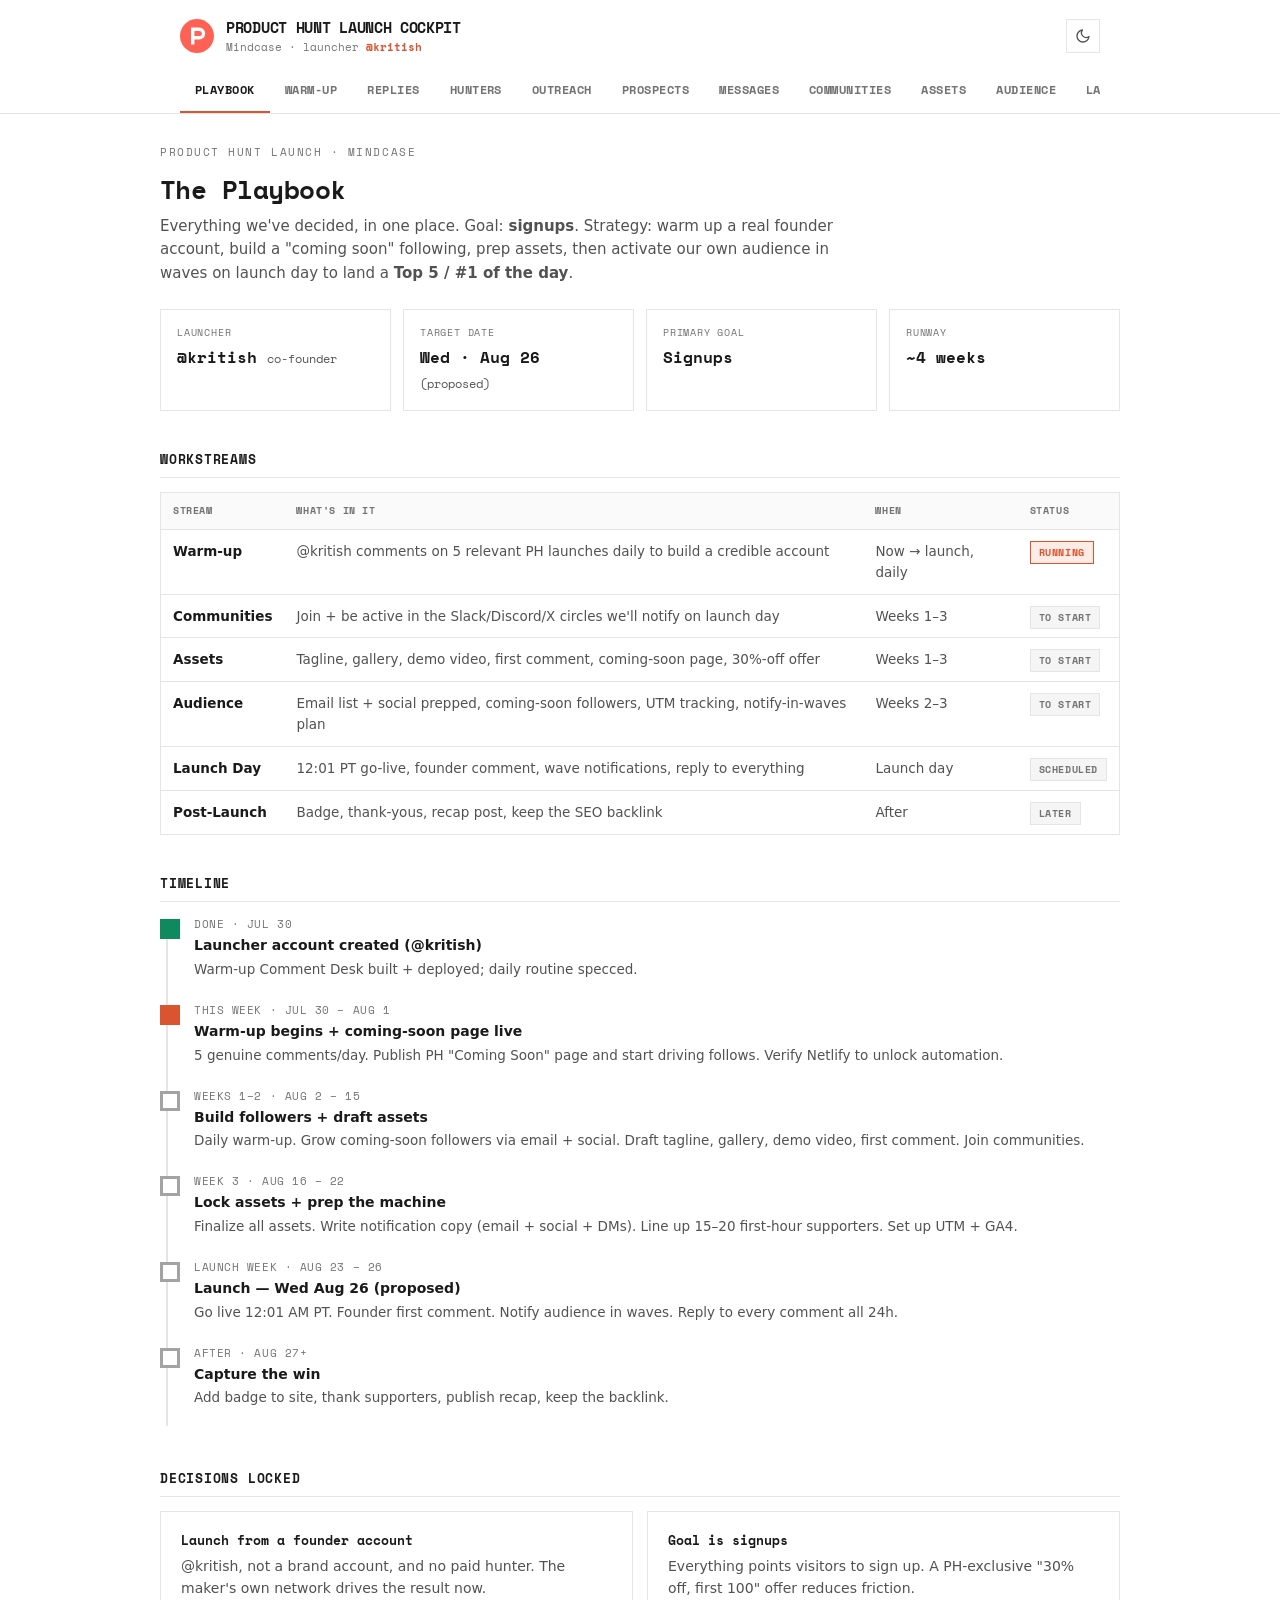
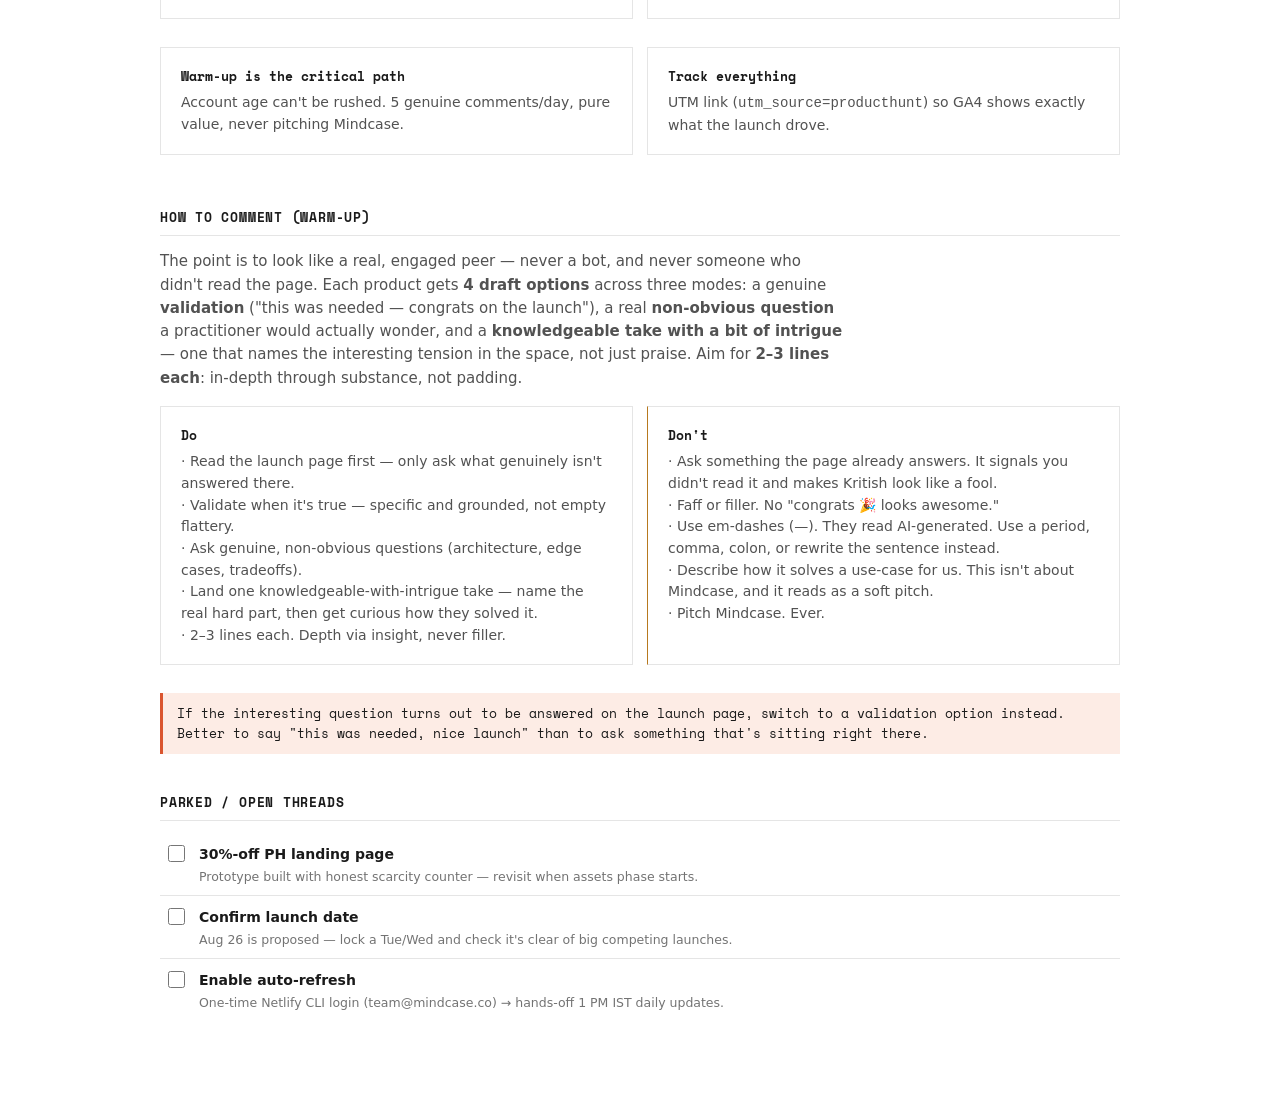
<file: index.html>
<!doctype html>
<html lang="en">
<head>
<meta charset="utf-8" />
<meta name="viewport" content="width=device-width, initial-scale=1" />
<title>Playbook · Launch Cockpit</title>
<link rel="preconnect" href="https://fonts.googleapis.com" />
<link rel="preconnect" href="https://fonts.gstatic.com" crossorigin />
<link href="https://fonts.googleapis.com/css2?family=Space+Mono:ital,wght@0,400;0,700;1,400&display=swap" rel="stylesheet" />
<link rel="stylesheet" href="style.css" />
<style>
  .hero-facts{ display:grid; grid-template-columns:repeat(4,1fr); gap:12px; margin-top:24px; }
  @media (max-width:680px){ .hero-facts{ grid-template-columns:1fr 1fr; } }
  .fact{ border:1px solid var(--line); padding:15px 16px; background:var(--surface); }
  .fact .k{ color:var(--ink-faint); }
  .fact .k{ font-family:var(--mono); font-size:10px; text-transform:uppercase; letter-spacing:.08em; color:var(--ink-faint); }
  .fact .v{ font-family:var(--mono); font-size:16px; font-weight:700; margin-top:5px; }
  .fact .v small{ font-size:12px; color:var(--ink-soft); font-weight:400; }
</style>
</head>
<body data-page="playbook">
<div id="app-nav"></div>

<div class="wrap page">
  <div class="kicker">Product Hunt launch · Mindcase</div>
  <h2 class="title">The Playbook</h2>
  <p class="lead">Everything we've decided, in one place. Goal: <b>signups</b>. Strategy: warm up a real founder account, build a "coming soon" following, prep assets, then activate our own audience in waves on launch day to land a <b>Top&nbsp;5 / #1 of the day</b>.</p>

  <div class="hero-facts">
    <div class="fact"><div class="k">Launcher</div><div class="v">@kritish <small>co-founder</small></div></div>
    <div class="fact"><div class="k">Target date</div><div class="v">Wed · Aug 26 <small>(proposed)</small></div></div>
    <div class="fact"><div class="k">Primary goal</div><div class="v">Signups</div></div>
    <div class="fact"><div class="k">Runway</div><div class="v">~4 weeks</div></div>
  </div>

  <!-- ===== Workstreams ===== -->
  <div class="section">
    <h3>Workstreams</h3>
    <div class="tbl-scroll">
      <table class="data">
        <thead><tr><th>Stream</th><th>What's in it</th><th>When</th><th>Status</th></tr></thead>
        <tbody>
          <tr><td><b>Warm-up</b></td><td>@kritish comments on 5 relevant PH launches daily to build a credible account</td><td>Now → launch, daily</td><td><span class="pill active">Running</span></td></tr>
          <tr><td><b>Communities</b></td><td>Join + be active in the Slack/Discord/X circles we'll notify on launch day</td><td>Weeks 1–3</td><td><span class="pill todo">To start</span></td></tr>
          <tr><td><b>Assets</b></td><td>Tagline, gallery, demo video, first comment, coming-soon page, 30%-off offer</td><td>Weeks 1–3</td><td><span class="pill todo">To start</span></td></tr>
          <tr><td><b>Audience</b></td><td>Email list + social prepped, coming-soon followers, UTM tracking, notify-in-waves plan</td><td>Weeks 2–3</td><td><span class="pill todo">To start</span></td></tr>
          <tr><td><b>Launch Day</b></td><td>12:01 PT go-live, founder comment, wave notifications, reply to everything</td><td>Launch day</td><td><span class="pill todo">Scheduled</span></td></tr>
          <tr><td><b>Post-Launch</b></td><td>Badge, thank-yous, recap post, keep the SEO backlink</td><td>After</td><td><span class="pill todo">Later</span></td></tr>
        </tbody>
      </table>
    </div>
  </div>

  <!-- ===== Timeline ===== -->
  <div class="section">
    <h3>Timeline</h3>
    <ul class="timeline">
      <li class="done"><div class="tl-when">Done · Jul 30</div><div class="tl-what">Launcher account created (@kritish)</div><div class="tl-detail">Warm-up Comment Desk built + deployed; daily routine specced.</div></li>
      <li class="now"><div class="tl-when">This week · Jul 30 – Aug 1</div><div class="tl-what">Warm-up begins + coming-soon page live</div><div class="tl-detail">5 genuine comments/day. Publish PH "Coming Soon" page and start driving follows. Verify Netlify to unlock automation.</div></li>
      <li><div class="tl-when">Weeks 1–2 · Aug 2 – 15</div><div class="tl-what">Build followers + draft assets</div><div class="tl-detail">Daily warm-up. Grow coming-soon followers via email + social. Draft tagline, gallery, demo video, first comment. Join communities.</div></li>
      <li><div class="tl-when">Week 3 · Aug 16 – 22</div><div class="tl-what">Lock assets + prep the machine</div><div class="tl-detail">Finalize all assets. Write notification copy (email + social + DMs). Line up 15–20 first-hour supporters. Set up UTM + GA4.</div></li>
      <li><div class="tl-when">Launch week · Aug 23 – 26</div><div class="tl-what">Launch — Wed Aug 26 (proposed)</div><div class="tl-detail">Go live 12:01 AM PT. Founder first comment. Notify audience in waves. Reply to every comment all 24h.</div></li>
      <li><div class="tl-when">After · Aug 27+</div><div class="tl-what">Capture the win</div><div class="tl-detail">Add badge to site, thank supporters, publish recap, keep the backlink.</div></li>
    </ul>
  </div>

  <!-- ===== Decisions ===== -->
  <div class="section">
    <h3>Decisions locked</h3>
    <div class="grid2">
      <div class="panel"><h4>Launch from a founder account</h4><p>@kritish, not a brand account, and no paid hunter. The maker's own network drives the result now.</p></div>
      <div class="panel"><h4>Goal is signups</h4><p>Everything points visitors to sign up. A PH-exclusive "30% off, first 100" offer reduces friction.</p></div>
      <div class="panel"><h4>Warm-up is the critical path</h4><p>Account age can't be rushed. 5 genuine comments/day, pure value, never pitching Mindcase.</p></div>
      <div class="panel"><h4>Track everything</h4><p>UTM link (<code>utm_source=producthunt</code>) so GA4 shows exactly what the launch drove.</p></div>
    </div>
  </div>

  <!-- ===== Comment principles ===== -->
  <div class="section">
    <h3>How to comment (warm-up)</h3>
    <p class="lead">The point is to look like a real, engaged peer — never a bot, and never someone who didn't read the page. Each product gets <b>4 draft options</b> across three modes: a genuine <b>validation</b> ("this was needed — congrats on the launch"), a real <b>non-obvious question</b> a practitioner would actually wonder, and a <b>knowledgeable take with a bit of intrigue</b> — one that names the interesting tension in the space, not just praise. Aim for <b>2–3 lines each</b>: in-depth through substance, not padding.</p>
    <div class="grid2" style="margin-top:16px;">
      <div class="panel"><h4>Do</h4><p>
        · Read the launch page first — only ask what genuinely isn't answered there.<br>
        · Validate when it's true — specific and grounded, not empty flattery.<br>
        · Ask genuine, non-obvious questions (architecture, edge cases, tradeoffs).<br>
        · Land one knowledgeable-with-intrigue take — name the real hard part, then get curious how they solved it.<br>
        · 2–3 lines each. Depth via insight, never filler.
      </p></div>
      <div class="panel" style="border-left-color:var(--warn);"><h4>Don't</h4><p>
        · Ask something the page already answers. It signals you didn't read it and makes Kritish look like a fool.<br>
        · Faff or filler. No "congrats 🎉 looks awesome."<br>
        · Use em-dashes (—). They read AI-generated. Use a period, comma, colon, or rewrite the sentence instead.<br>
        · Describe how it solves a use-case for us. This isn't about Mindcase, and it reads as a soft pitch.<br>
        · Pitch Mindcase. Ever.
      </p></div>
    </div>
    <div class="callout">If the interesting question turns out to be answered on the launch page, switch to a validation option instead. Better to say "this was needed, nice launch" than to ask something that's sitting right there.</div>
  </div>

  <!-- ===== Parked ===== -->
  <div class="section">
    <h3>Parked / open threads</h3>
    <ul class="checklist">
      <li data-key="parked-landing"><input type="checkbox"/><div class="ci-body"><b>30%-off PH landing page</b><span>Prototype built with honest scarcity counter — revisit when assets phase starts.</span></div></li>
      <li data-key="parked-date"><input type="checkbox"/><div class="ci-body"><b>Confirm launch date</b><span>Aug 26 is proposed — lock a Tue/Wed and check it's clear of big competing launches.</span></div></li>
      <li data-key="parked-netlify"><input type="checkbox"/><div class="ci-body"><b>Enable auto-refresh</b><span>One-time Netlify CLI login (team@mindcase.co) → hands-off 1 PM IST daily updates.</span></div></li>
    </ul>
  </div>
</div>

<script src="nav.js"></script>
</body>
</html>
</file>
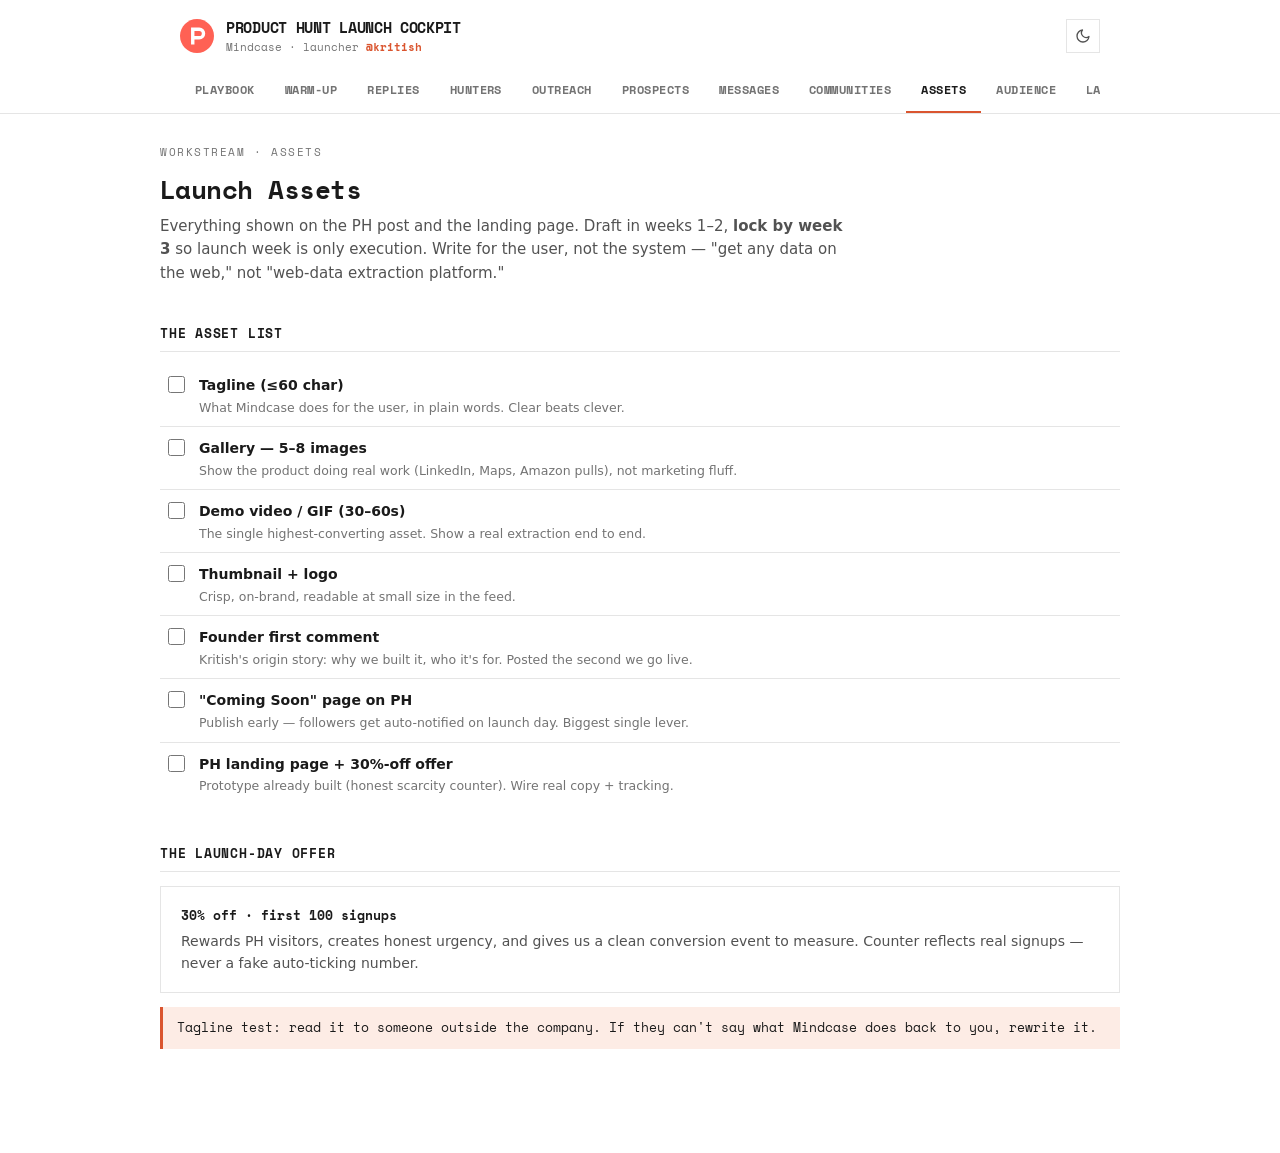
<file: assets.html>
<!doctype html>
<html lang="en">
<head>
<meta charset="utf-8" />
<meta name="viewport" content="width=device-width, initial-scale=1" />
<title>Assets · Launch Cockpit</title>
<link rel="preconnect" href="https://fonts.googleapis.com" />
<link rel="preconnect" href="https://fonts.gstatic.com" crossorigin />
<link href="https://fonts.googleapis.com/css2?family=Space+Mono:ital,wght@0,400;0,700;1,400&display=swap" rel="stylesheet" />
<link rel="stylesheet" href="style.css" />
</head>
<body data-page="assets">
<div id="app-nav"></div>
<div class="wrap page">
  <div class="kicker">Workstream · Assets</div>
  <h2 class="title">Launch Assets</h2>
  <p class="lead">Everything shown on the PH post and the landing page. Draft in weeks 1–2, <b>lock by week 3</b> so launch week is only execution. Write for the user, not the system — "get any data on the web," not "web-data extraction platform."</p>

  <div class="section">
    <h3>The asset list</h3>
    <ul class="checklist">
      <li data-key="asset-tagline"><input type="checkbox"/><div class="ci-body"><b>Tagline (≤60 char)</b><span>What Mindcase does for the user, in plain words. Clear beats clever.</span></div></li>
      <li data-key="asset-gallery"><input type="checkbox"/><div class="ci-body"><b>Gallery — 5–8 images</b><span>Show the product doing real work (LinkedIn, Maps, Amazon pulls), not marketing fluff.</span></div></li>
      <li data-key="asset-video"><input type="checkbox"/><div class="ci-body"><b>Demo video / GIF (30–60s)</b><span>The single highest-converting asset. Show a real extraction end to end.</span></div></li>
      <li data-key="asset-thumb"><input type="checkbox"/><div class="ci-body"><b>Thumbnail + logo</b><span>Crisp, on-brand, readable at small size in the feed.</span></div></li>
      <li data-key="asset-firstcomment"><input type="checkbox"/><div class="ci-body"><b>Founder first comment</b><span>Kritish's origin story: why we built it, who it's for. Posted the second we go live.</span></div></li>
      <li data-key="asset-comingsoon"><input type="checkbox"/><div class="ci-body"><b>"Coming Soon" page on PH</b><span>Publish early — followers get auto-notified on launch day. Biggest single lever.</span></div></li>
      <li data-key="asset-landing"><input type="checkbox"/><div class="ci-body"><b>PH landing page + 30%-off offer</b><span>Prototype already built (honest scarcity counter). Wire real copy + tracking.</span></div></li>
    </ul>
  </div>

  <div class="section">
    <h3>The launch-day offer</h3>
    <div class="panel"><h4>30% off · first 100 signups</h4><p>Rewards PH visitors, creates honest urgency, and gives us a clean conversion event to measure. Counter reflects real signups — never a fake auto-ticking number.</p></div>
    <div class="callout">Tagline test: read it to someone outside the company. If they can't say what Mindcase does back to you, rewrite it.</div>
  </div>
</div>
<script src="nav.js"></script>
</body>
</html>
</file>
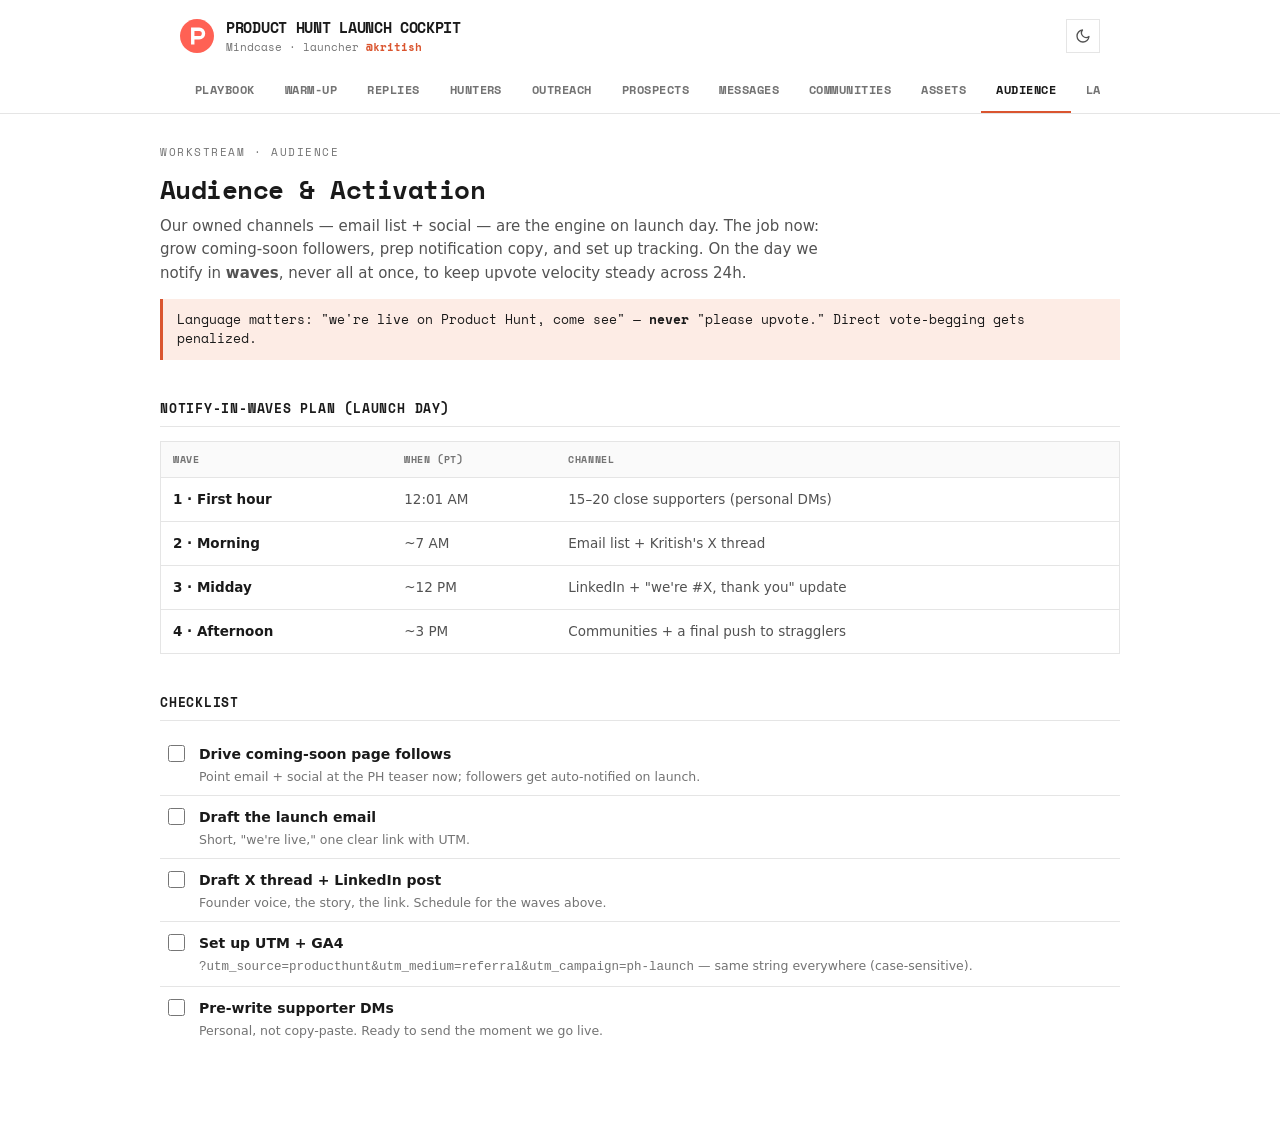
<file: audience.html>
<!doctype html>
<html lang="en">
<head>
<meta charset="utf-8" />
<meta name="viewport" content="width=device-width, initial-scale=1" />
<title>Audience · Launch Cockpit</title>
<link rel="preconnect" href="https://fonts.googleapis.com" />
<link rel="preconnect" href="https://fonts.gstatic.com" crossorigin />
<link href="https://fonts.googleapis.com/css2?family=Space+Mono:ital,wght@0,400;0,700;1,400&display=swap" rel="stylesheet" />
<link rel="stylesheet" href="style.css" />
</head>
<body data-page="audience">
<div id="app-nav"></div>
<div class="wrap page">
  <div class="kicker">Workstream · Audience</div>
  <h2 class="title">Audience &amp; Activation</h2>
  <p class="lead">Our owned channels — email list + social — are the engine on launch day. The job now: grow coming-soon followers, prep notification copy, and set up tracking. On the day we notify in <b>waves</b>, never all at once, to keep upvote velocity steady across 24h.</p>
  <div class="callout">Language matters: "we're live on Product Hunt, come see" — <b>never</b> "please upvote." Direct vote-begging gets penalized.</div>

  <div class="section">
    <h3>Notify-in-waves plan (launch day)</h3>
    <div class="tbl-scroll">
      <table class="data">
        <thead><tr><th>Wave</th><th>When (PT)</th><th>Channel</th></tr></thead>
        <tbody>
          <tr><td><b>1 · First hour</b></td><td>12:01 AM</td><td>15–20 close supporters (personal DMs)</td></tr>
          <tr><td><b>2 · Morning</b></td><td>~7 AM</td><td>Email list + Kritish's X thread</td></tr>
          <tr><td><b>3 · Midday</b></td><td>~12 PM</td><td>LinkedIn + "we're #X, thank you" update</td></tr>
          <tr><td><b>4 · Afternoon</b></td><td>~3 PM</td><td>Communities + a final push to stragglers</td></tr>
        </tbody>
      </table>
    </div>
  </div>

  <div class="section">
    <h3>Checklist</h3>
    <ul class="checklist">
      <li data-key="aud-followers"><input type="checkbox"/><div class="ci-body"><b>Drive coming-soon page follows</b><span>Point email + social at the PH teaser now; followers get auto-notified on launch.</span></div></li>
      <li data-key="aud-email"><input type="checkbox"/><div class="ci-body"><b>Draft the launch email</b><span>Short, "we're live," one clear link with UTM.</span></div></li>
      <li data-key="aud-social"><input type="checkbox"/><div class="ci-body"><b>Draft X thread + LinkedIn post</b><span>Founder voice, the story, the link. Schedule for the waves above.</span></div></li>
      <li data-key="aud-utm"><input type="checkbox"/><div class="ci-body"><b>Set up UTM + GA4</b><span><code>?utm_source=producthunt&amp;utm_medium=referral&amp;utm_campaign=ph-launch</code> — same string everywhere (case-sensitive).</span></div></li>
      <li data-key="aud-dms"><input type="checkbox"/><div class="ci-body"><b>Pre-write supporter DMs</b><span>Personal, not copy-paste. Ready to send the moment we go live.</span></div></li>
    </ul>
  </div>
</div>
<script src="nav.js"></script>
</body>
</html>
</file>
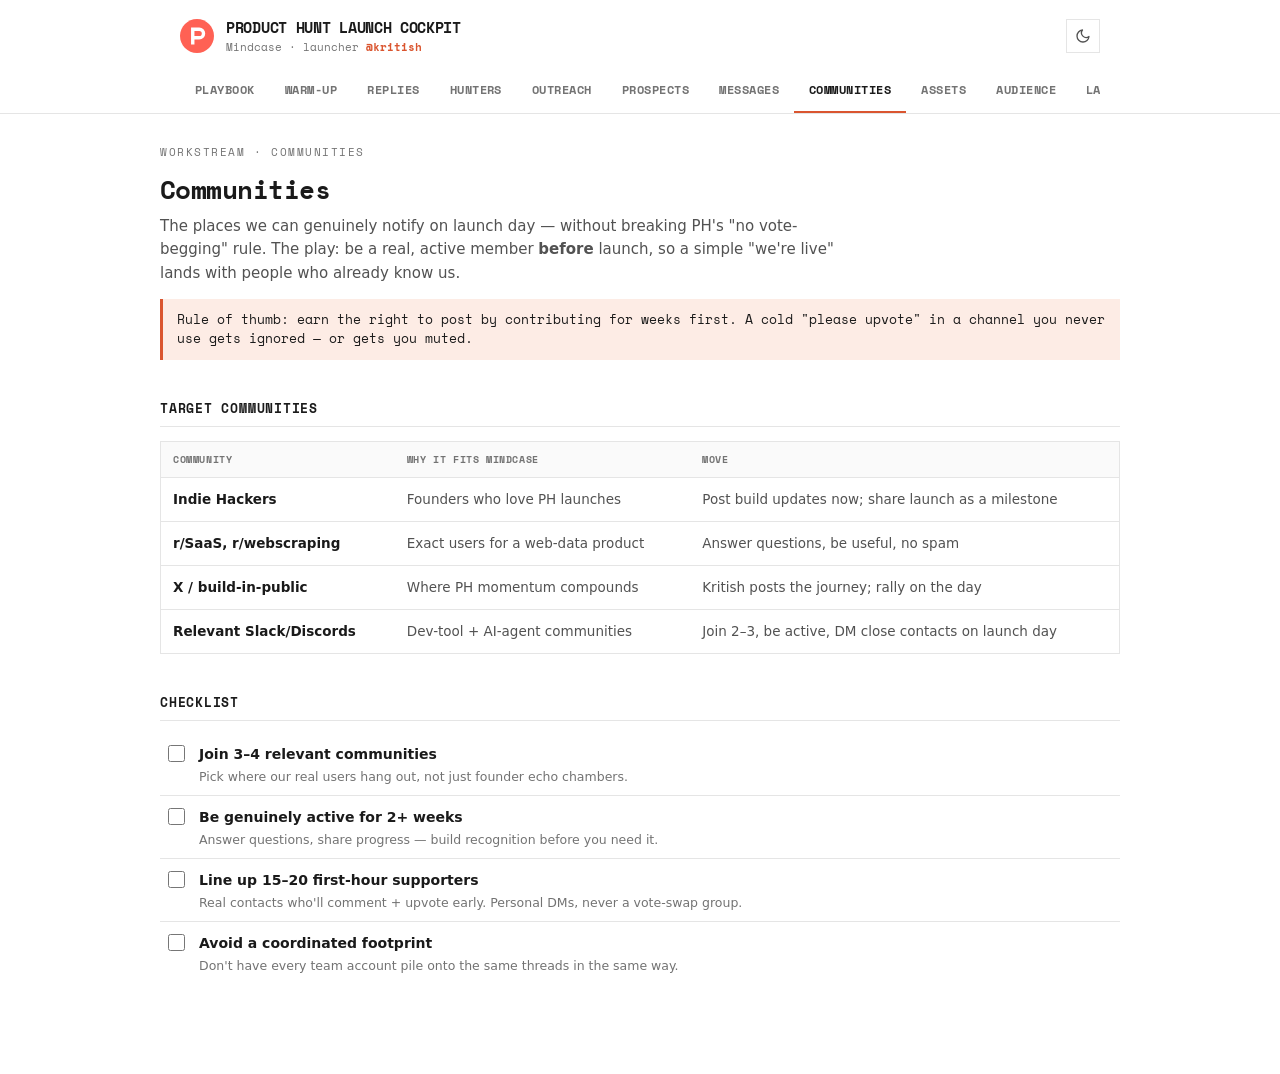
<file: communities.html>
<!doctype html>
<html lang="en">
<head>
<meta charset="utf-8" />
<meta name="viewport" content="width=device-width, initial-scale=1" />
<title>Communities · Launch Cockpit</title>
<link rel="preconnect" href="https://fonts.googleapis.com" />
<link rel="preconnect" href="https://fonts.gstatic.com" crossorigin />
<link href="https://fonts.googleapis.com/css2?family=Space+Mono:ital,wght@0,400;0,700;1,400&display=swap" rel="stylesheet" />
<link rel="stylesheet" href="style.css" />
</head>
<body data-page="communities">
<div id="app-nav"></div>
<div class="wrap page">
  <div class="kicker">Workstream · Communities</div>
  <h2 class="title">Communities</h2>
  <p class="lead">The places we can genuinely notify on launch day — without breaking PH's "no vote-begging" rule. The play: be a real, active member <b>before</b> launch, so a simple "we're live" lands with people who already know us.</p>
  <div class="callout">Rule of thumb: earn the right to post by contributing for weeks first. A cold "please upvote" in a channel you never use gets ignored — or gets you muted.</div>

  <div class="section">
    <h3>Target communities</h3>
    <div class="tbl-scroll">
      <table class="data">
        <thead><tr><th>Community</th><th>Why it fits Mindcase</th><th>Move</th></tr></thead>
        <tbody>
          <tr><td><b>Indie Hackers</b></td><td>Founders who love PH launches</td><td>Post build updates now; share launch as a milestone</td></tr>
          <tr><td><b>r/SaaS, r/webscraping</b></td><td>Exact users for a web-data product</td><td>Answer questions, be useful, no spam</td></tr>
          <tr><td><b>X / build-in-public</b></td><td>Where PH momentum compounds</td><td>Kritish posts the journey; rally on the day</td></tr>
          <tr><td><b>Relevant Slack/Discords</b></td><td>Dev-tool + AI-agent communities</td><td>Join 2–3, be active, DM close contacts on launch day</td></tr>
        </tbody>
      </table>
    </div>
  </div>

  <div class="section">
    <h3>Checklist</h3>
    <ul class="checklist">
      <li data-key="comm-join"><input type="checkbox"/><div class="ci-body"><b>Join 3–4 relevant communities</b><span>Pick where our real users hang out, not just founder echo chambers.</span></div></li>
      <li data-key="comm-active"><input type="checkbox"/><div class="ci-body"><b>Be genuinely active for 2+ weeks</b><span>Answer questions, share progress — build recognition before you need it.</span></div></li>
      <li data-key="comm-supporters"><input type="checkbox"/><div class="ci-body"><b>Line up 15–20 first-hour supporters</b><span>Real contacts who'll comment + upvote early. Personal DMs, never a vote-swap group.</span></div></li>
      <li data-key="comm-nofootprint"><input type="checkbox"/><div class="ci-body"><b>Avoid a coordinated footprint</b><span>Don't have every team account pile onto the same threads in the same way.</span></div></li>
    </ul>
  </div>
</div>
<script src="nav.js"></script>
</body>
</html>
</file>
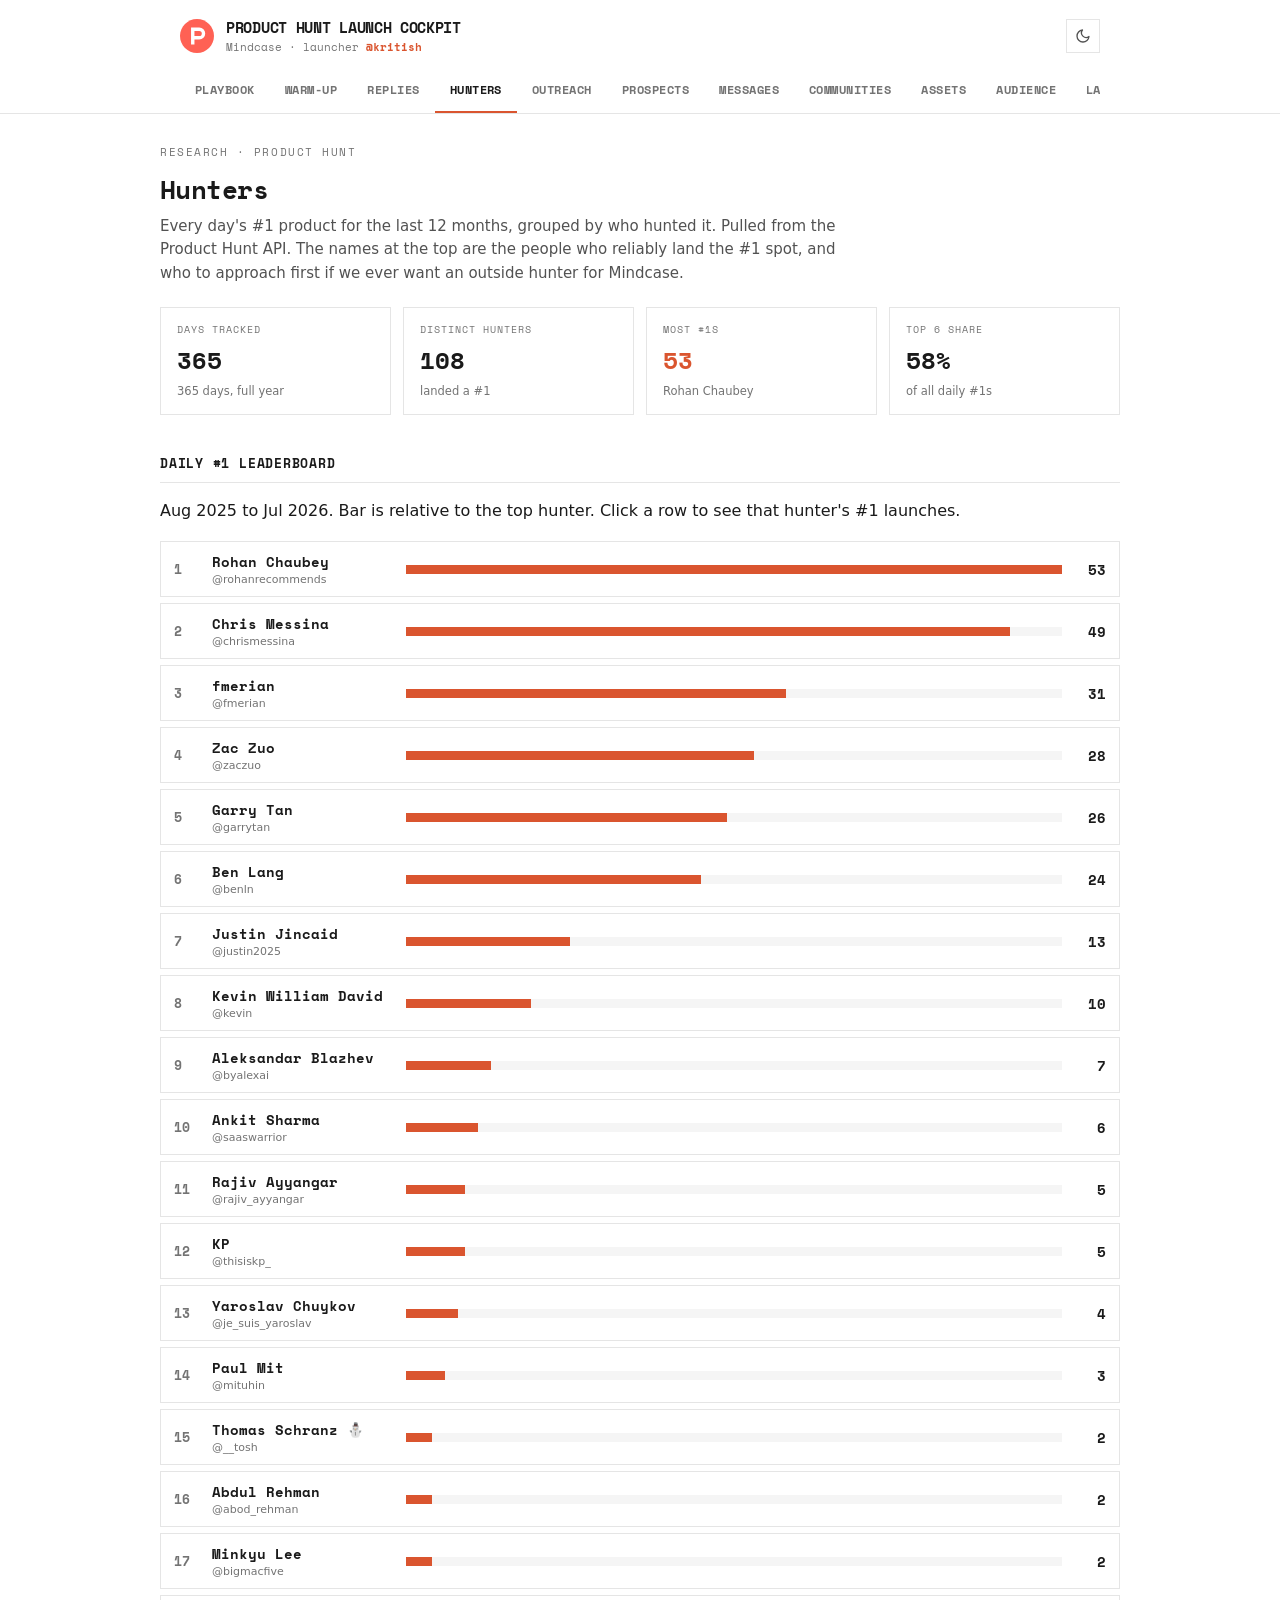
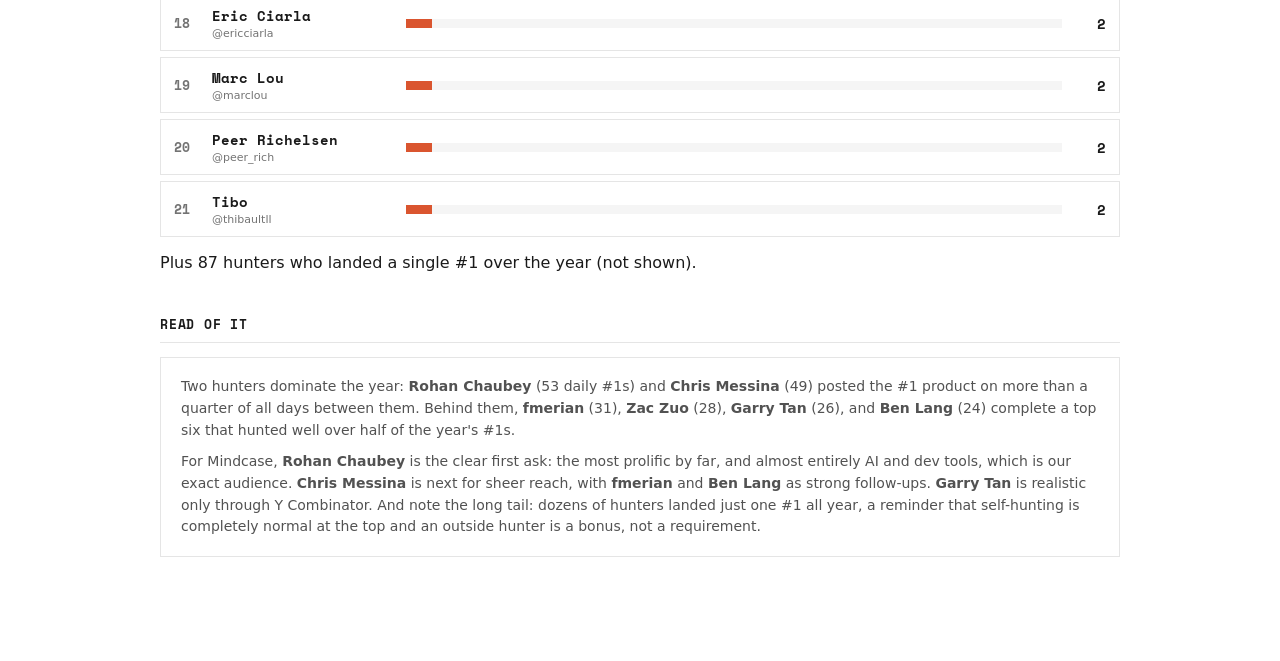
<file: hunters.html>
<!doctype html>
<html lang="en">
<head>
<meta charset="utf-8" />
<meta name="viewport" content="width=device-width, initial-scale=1" />
<title>Hunters · Launch Cockpit</title>
<link rel="preconnect" href="https://fonts.googleapis.com" />
<link rel="preconnect" href="https://fonts.gstatic.com" crossorigin />
<link href="https://fonts.googleapis.com/css2?family=Space+Mono:ital,wght@0,400;0,700;1,400&display=swap" rel="stylesheet" />
<link rel="stylesheet" href="style.css" />
<style>
  /* stat tiles */
  .stats{ display:grid; grid-template-columns:repeat(4,1fr); gap:12px; margin-top:22px; }
  @media (max-width:640px){ .stats{ grid-template-columns:1fr 1fr; } }
  .stat{ border:1px solid var(--line); background:var(--surface); padding:14px 16px; }
  .stat .k{ font-family:var(--mono); font-size:10px; text-transform:uppercase; letter-spacing:.1em; color:var(--ink-faint); }
  .stat .v{ font-family:var(--mono); font-size:24px; font-weight:700; color:var(--ink); margin-top:5px; font-variant-numeric:tabular-nums; }
  .stat .v.accent{ color:var(--ph); }
  .stat .sub{ font-size:11.5px; color:var(--ink-faint); margin-top:3px; }

  /* leaderboard */
  .lb-wrap{ margin-top:18px; }
  .lb-item{ margin-bottom:6px; }
  .lb-row{ display:flex; align-items:center; gap:14px; width:100%; padding:10px 13px; background:var(--surface); border:1px solid var(--line); cursor:pointer; text-align:left; font-family:inherit; color:inherit; }
  .lb-row:hover{ border-color:var(--line-strong); }
  .lb-row.open{ border-color:var(--ph); }
  .lb-row .rk{ flex:0 0 24px; font-family:var(--mono); font-size:13px; font-weight:700; color:var(--ink-faint); font-variant-numeric:tabular-nums; }
  .lb-row .who{ flex:0 0 180px; min-width:0; display:flex; flex-direction:column; gap:1px; }
  .lb-row .who b{ font-family:var(--mono); font-size:13.5px; font-weight:700; color:var(--ink); white-space:nowrap; overflow:hidden; text-overflow:ellipsis; }
  .lb-row .who span{ font-size:11px; color:var(--ink-faint); }
  .lb-track{ flex:1 1 auto; height:9px; background:var(--muted); min-width:34px; }
  .lb-fill{ display:block; height:100%; background:var(--ph); }
  .lb-row .cnt{ flex:0 0 30px; text-align:right; font-family:var(--mono); font-size:14px; font-weight:700; color:var(--ink); font-variant-numeric:tabular-nums; }
  .lb-detail{ padding:11px 14px 13px 51px; font-size:12.5px; line-height:1.95; color:var(--ink-soft); background:var(--surface); border:1px solid var(--line); border-top:none; }
  .lb-detail a{ color:var(--ink); white-space:nowrap; }
  @media (max-width:560px){ .lb-row .who{ flex-basis:120px; } .lb-detail{ padding-left:18px; } }
</style>
</head>
<body data-page="hunters">
<div id="app-nav"></div>
<div class="wrap page">
  <div class="kicker">Research · Product Hunt</div>
  <h2 class="title">Hunters</h2>
  <p class="lead">Every day's #1 product for the last 12 months, grouped by who hunted it. Pulled from the Product Hunt API. The names at the top are the people who reliably land the #1 spot, and who to approach first if we ever want an outside hunter for Mindcase.</p>

  <div class="stats" id="stats"></div>

  <div class="section">
    <h3>Daily #1 leaderboard</h3>
    <p class="readonly-note">Aug 2025 to Jul 2026. Bar is relative to the top hunter. Click a row to see that hunter's #1 launches.</p>
    <div class="lb-wrap" id="lb"></div>
    <p class="readonly-note" id="tail" style="margin-top:14px;"></p>
  </div>

  <div class="section">
    <h3>Read of it</h3>
    <div class="panel">
      <p>Two hunters dominate the year: <b>Rohan Chaubey</b> (53 daily #1s) and <b>Chris Messina</b> (49) posted the #1 product on more than a quarter of all days between them. Behind them, <b>fmerian</b> (31), <b>Zac Zuo</b> (28), <b>Garry Tan</b> (26), and <b>Ben Lang</b> (24) complete a top six that hunted well over half of the year's #1s.</p>
      <p style="margin-top:10px;">For Mindcase, <b>Rohan Chaubey</b> is the clear first ask: the most prolific by far, and almost entirely AI and dev tools, which is our exact audience. <b>Chris Messina</b> is next for sheer reach, with <b>fmerian</b> and <b>Ben Lang</b> as strong follow-ups. <b>Garry Tan</b> is realistic only through Y Combinator. And note the long tail: dozens of hunters landed just one #1 all year, a reminder that self-hunting is completely normal at the top and an outside hunter is a bonus, not a requirement.</p>
    </div>
  </div>
</div>

<script src="daily1.js"></script>
<script>
(function(){
  var D = window.DAILY1; if(!D || !D.hunters || !D.hunters.length) return;
  var hs = D.hunters, max = hs[0].count;
  var MON = ['Jan','Feb','Mar','Apr','May','Jun','Jul','Aug','Sep','Oct','Nov','Dec'];
  function esc(s){ return (s||'').replace(/[&<>"]/g,function(c){return {'&':'&amp;','<':'&lt;','>':'&gt;','"':'&quot;'}[c]; }); }

  var top6 = hs.slice(0,6).reduce(function(a,h){return a+h.count;},0);
  var tiles = [
    ['Days tracked', D.daysCovered, '365 days, full year', false],
    ['Distinct hunters', D.uniqueHunters, 'landed a #1', false],
    ['Most #1s', hs[0].count, hs[0].name, true],
    ['Top 6 share', Math.round(top6/D.daysCovered*100)+'%', 'of all daily #1s', false]
  ];
  document.getElementById('stats').innerHTML = tiles.map(function(t){
    return '<div class="stat"><div class="k">'+t[0]+'</div><div class="v'+(t[3]?' accent':'')+'">'+esc(String(t[1]))+'</div><div class="sub">'+esc(t[2])+'</div></div>';
  }).join('');

  var lb = document.getElementById('lb');
  hs.filter(function(h){return h.count>=2;}).forEach(function(h,i){
    var w = Math.max(3, Math.round(h.count/max*100));
    var prods = h.products.map(function(p){
      var mm=+p.date.slice(5,7), dd=+p.date.slice(8,10);
      return '<a href="https://www.producthunt.com/products/'+esc(p.slug)+'" target="_blank" rel="noopener">'+MON[mm-1]+' '+dd+' '+esc(p.name)+'</a>';
    }).join(' &middot; ');
    var item = document.createElement('div'); item.className='lb-item';
    var row = document.createElement('button'); row.type='button'; row.className='lb-row';
    row.innerHTML = '<span class="rk">'+(i+1)+'</span>'
      + '<span class="who"><b>'+esc(h.name)+'</b><span>@'+esc(h.username)+'</span></span>'
      + '<span class="lb-track"><i class="lb-fill" style="width:'+w+'%"></i></span>'
      + '<span class="cnt">'+h.count+'</span>';
    var det = document.createElement('div'); det.className='lb-detail'; det.hidden=true; det.innerHTML = prods;
    row.addEventListener('click', function(){ det.hidden = !det.hidden; row.classList.toggle('open', !det.hidden); });
    item.appendChild(row); item.appendChild(det); lb.appendChild(item);
  });

  var singles = hs.filter(function(h){return h.count===1;}).length;
  document.getElementById('tail').textContent = 'Plus ' + singles + ' hunters who landed a single #1 over the year (not shown).';
})();
</script>
<script src="nav.js"></script>
</body>
</html>
</file>
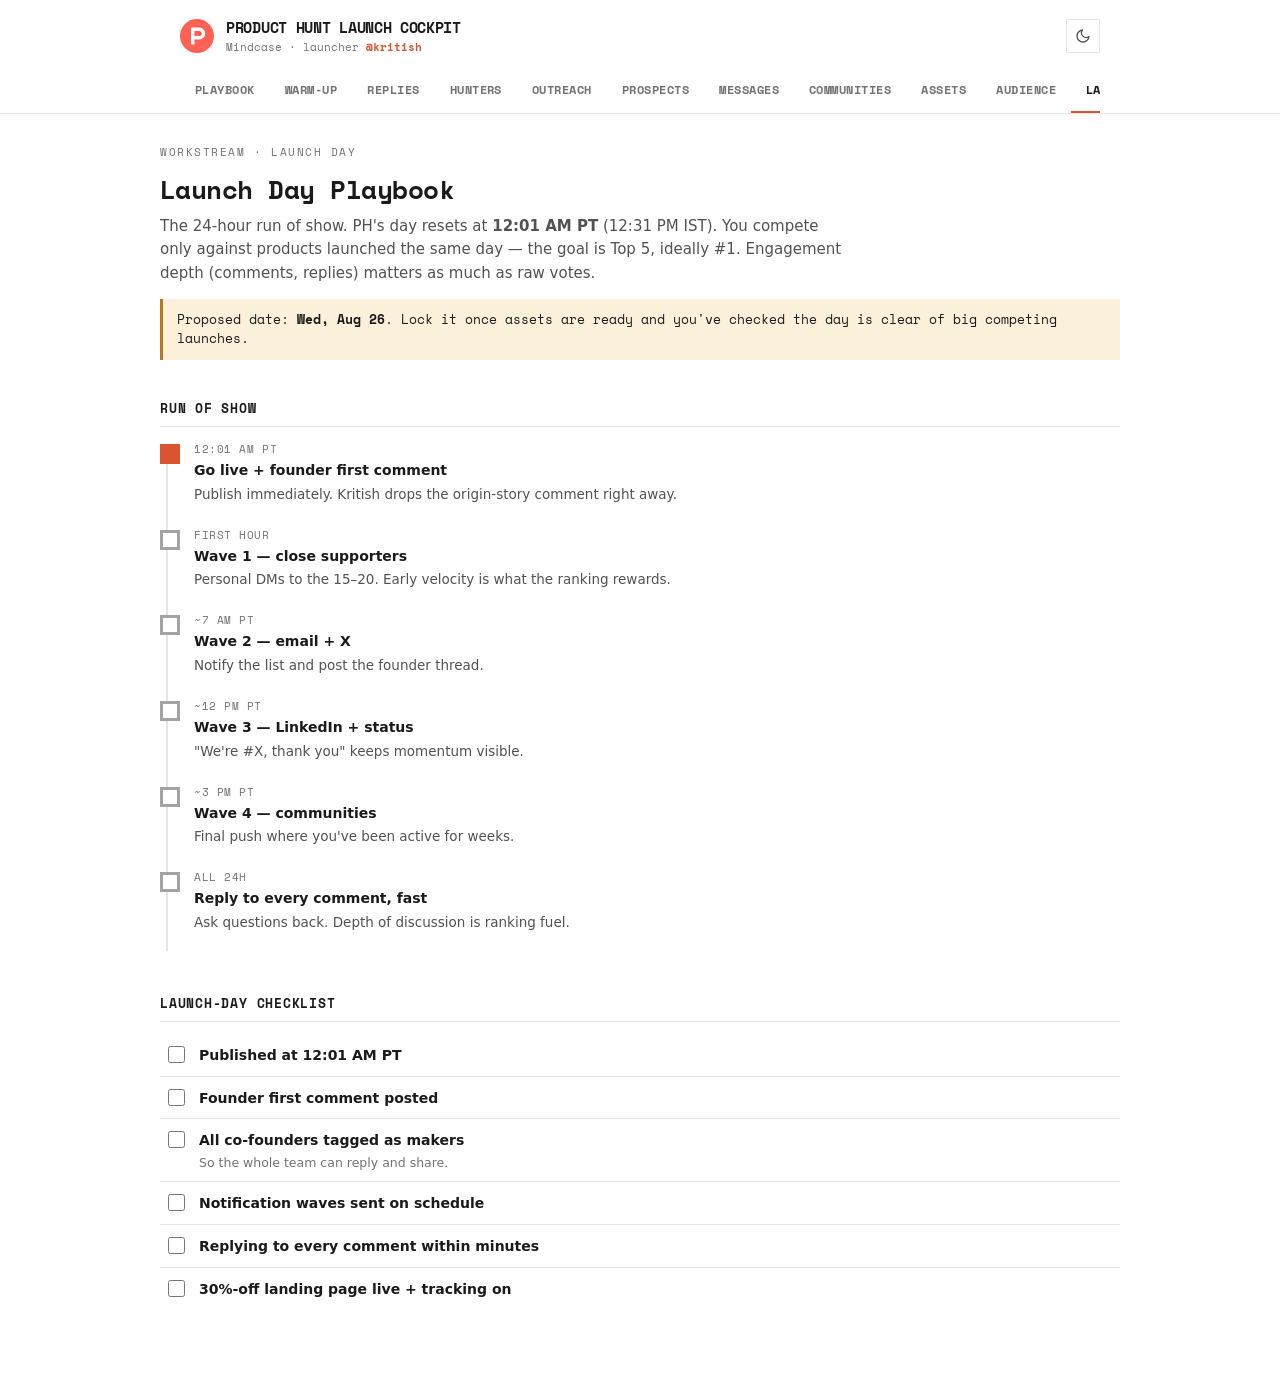
<file: launch-day.html>
<!doctype html>
<html lang="en">
<head>
<meta charset="utf-8" />
<meta name="viewport" content="width=device-width, initial-scale=1" />
<title>Launch Day · Launch Cockpit</title>
<link rel="preconnect" href="https://fonts.googleapis.com" />
<link rel="preconnect" href="https://fonts.gstatic.com" crossorigin />
<link href="https://fonts.googleapis.com/css2?family=Space+Mono:ital,wght@0,400;0,700;1,400&display=swap" rel="stylesheet" />
<link rel="stylesheet" href="style.css" />
</head>
<body data-page="launch">
<div id="app-nav"></div>
<div class="wrap page">
  <div class="kicker">Workstream · Launch Day</div>
  <h2 class="title">Launch Day Playbook</h2>
  <p class="lead">The 24-hour run of show. PH's day resets at <b>12:01 AM PT</b> (12:31 PM IST). You compete only against products launched the same day — the goal is Top 5, ideally #1. Engagement depth (comments, replies) matters as much as raw votes.</p>
  <div class="callout warn">Proposed date: <b>Wed, Aug 26</b>. Lock it once assets are ready and you've checked the day is clear of big competing launches.</div>

  <div class="section">
    <h3>Run of show</h3>
    <ul class="timeline">
      <li class="now"><div class="tl-when">12:01 AM PT</div><div class="tl-what">Go live + founder first comment</div><div class="tl-detail">Publish immediately. Kritish drops the origin-story comment right away.</div></li>
      <li><div class="tl-when">First hour</div><div class="tl-what">Wave 1 — close supporters</div><div class="tl-detail">Personal DMs to the 15–20. Early velocity is what the ranking rewards.</div></li>
      <li><div class="tl-when">~7 AM PT</div><div class="tl-what">Wave 2 — email + X</div><div class="tl-detail">Notify the list and post the founder thread.</div></li>
      <li><div class="tl-when">~12 PM PT</div><div class="tl-what">Wave 3 — LinkedIn + status</div><div class="tl-detail">"We're #X, thank you" keeps momentum visible.</div></li>
      <li><div class="tl-when">~3 PM PT</div><div class="tl-what">Wave 4 — communities</div><div class="tl-detail">Final push where you've been active for weeks.</div></li>
      <li><div class="tl-when">All 24h</div><div class="tl-what">Reply to every comment, fast</div><div class="tl-detail">Ask questions back. Depth of discussion is ranking fuel.</div></li>
    </ul>
  </div>

  <div class="section">
    <h3>Launch-day checklist</h3>
    <ul class="checklist">
      <li data-key="ld-live"><input type="checkbox"/><div class="ci-body"><b>Published at 12:01 AM PT</b></div></li>
      <li data-key="ld-comment"><input type="checkbox"/><div class="ci-body"><b>Founder first comment posted</b></div></li>
      <li data-key="ld-makers"><input type="checkbox"/><div class="ci-body"><b>All co-founders tagged as makers</b><span>So the whole team can reply and share.</span></div></li>
      <li data-key="ld-waves"><input type="checkbox"/><div class="ci-body"><b>Notification waves sent on schedule</b></div></li>
      <li data-key="ld-replies"><input type="checkbox"/><div class="ci-body"><b>Replying to every comment within minutes</b></div></li>
      <li data-key="ld-offer"><input type="checkbox"/><div class="ci-body"><b>30%-off landing page live + tracking on</b></div></li>
    </ul>
  </div>
</div>
<script src="nav.js"></script>
</body>
</html>
</file>
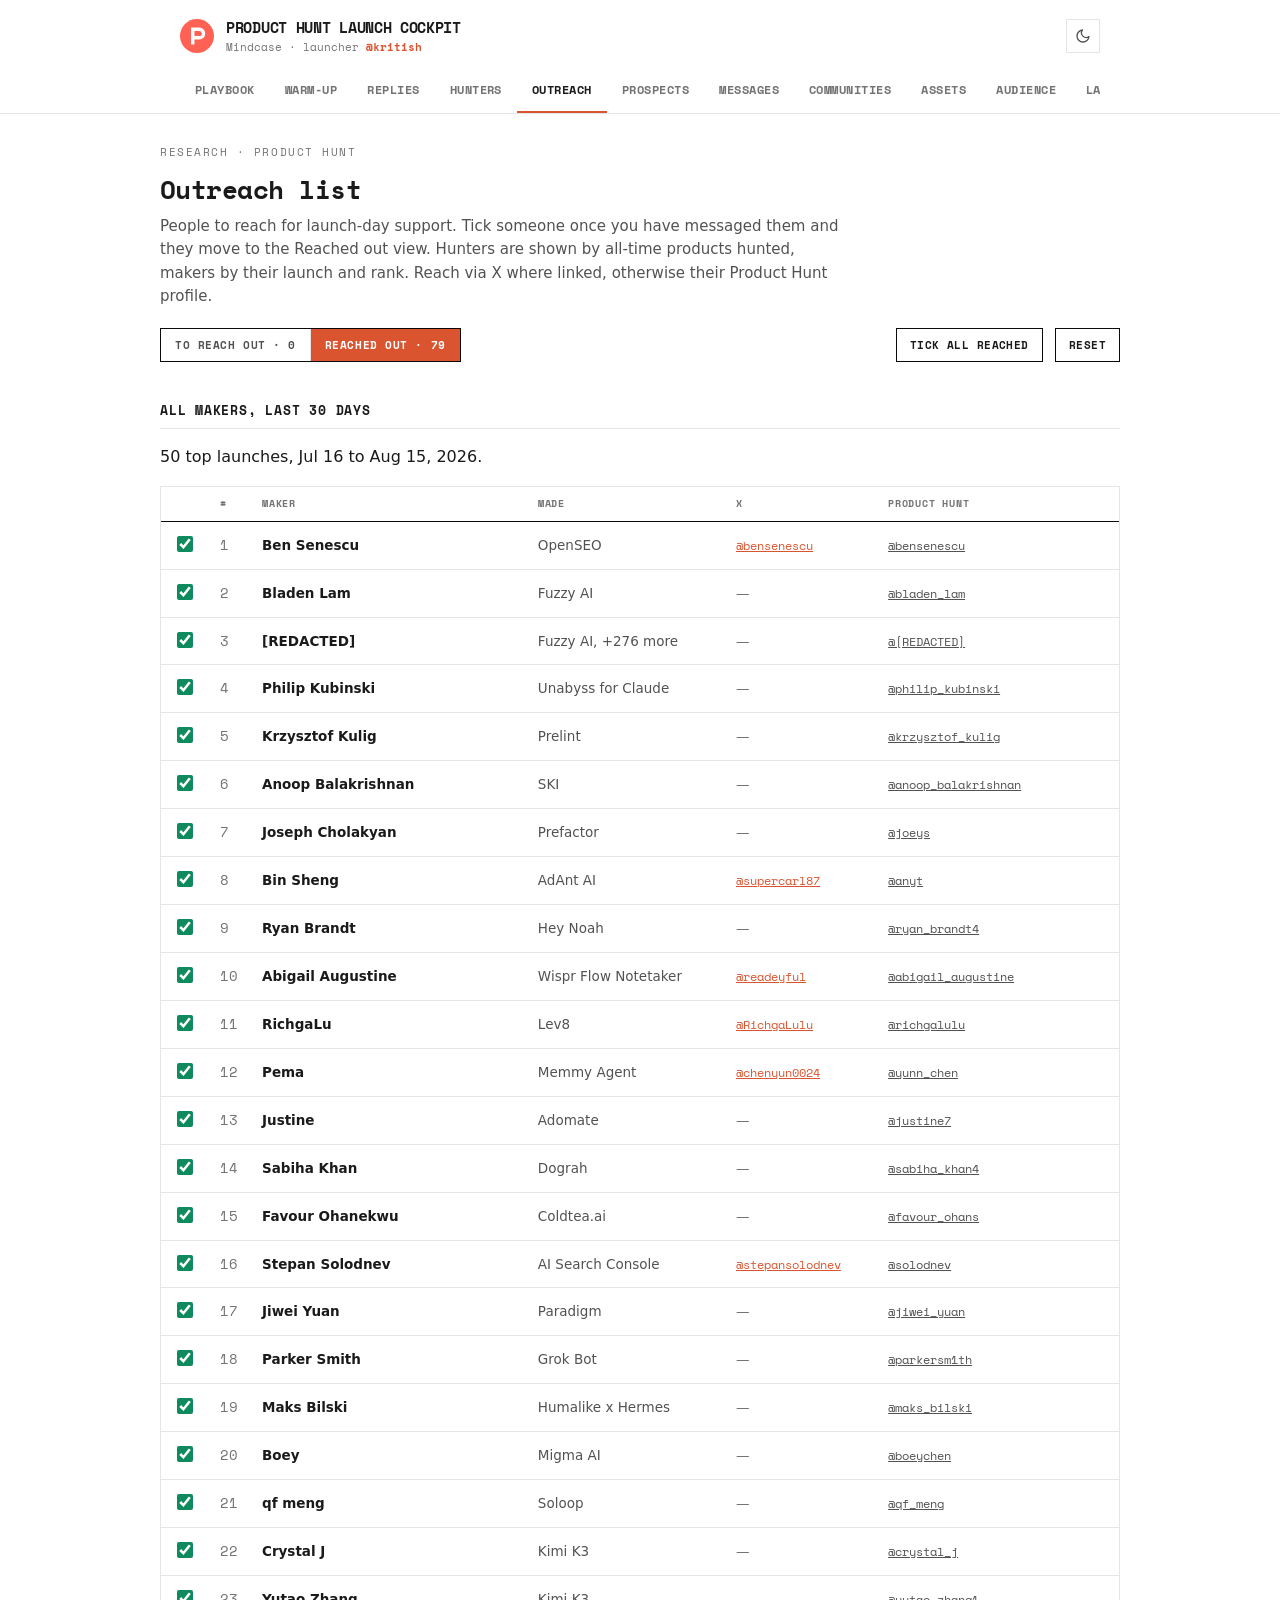
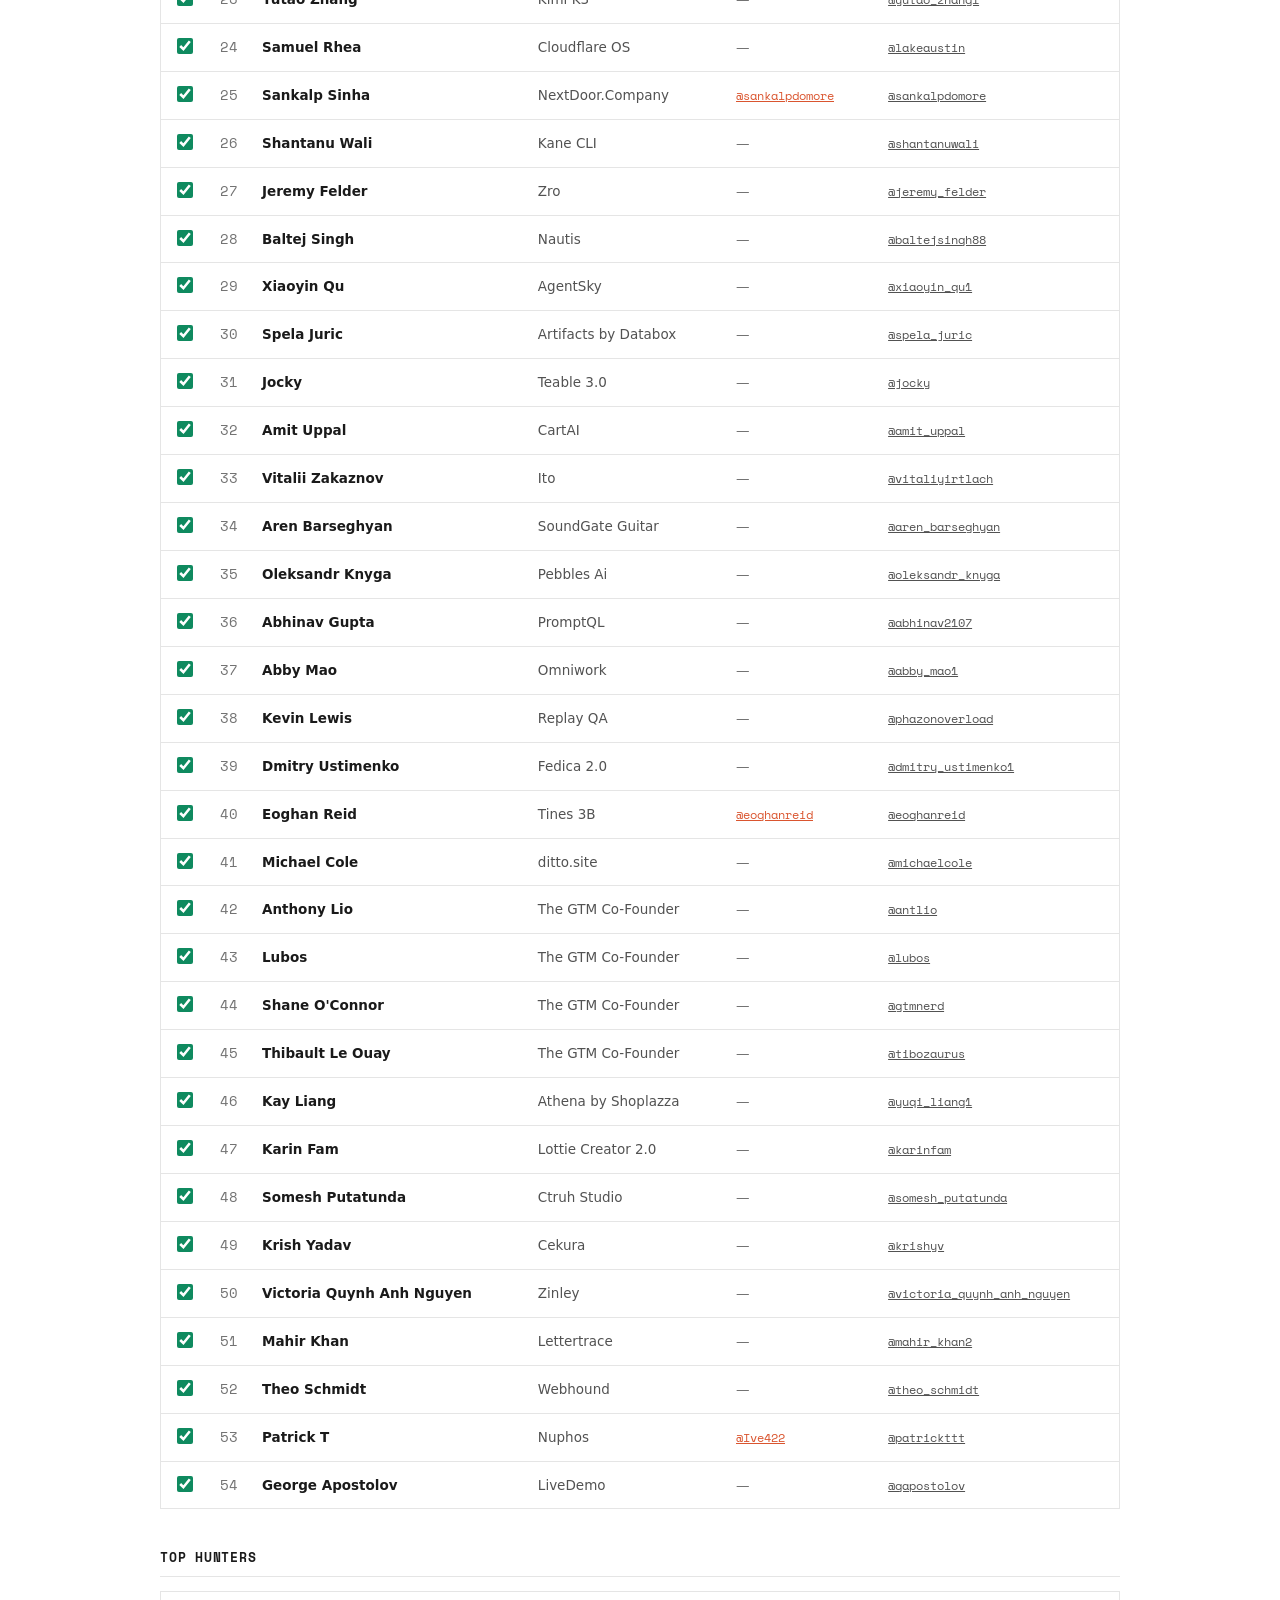
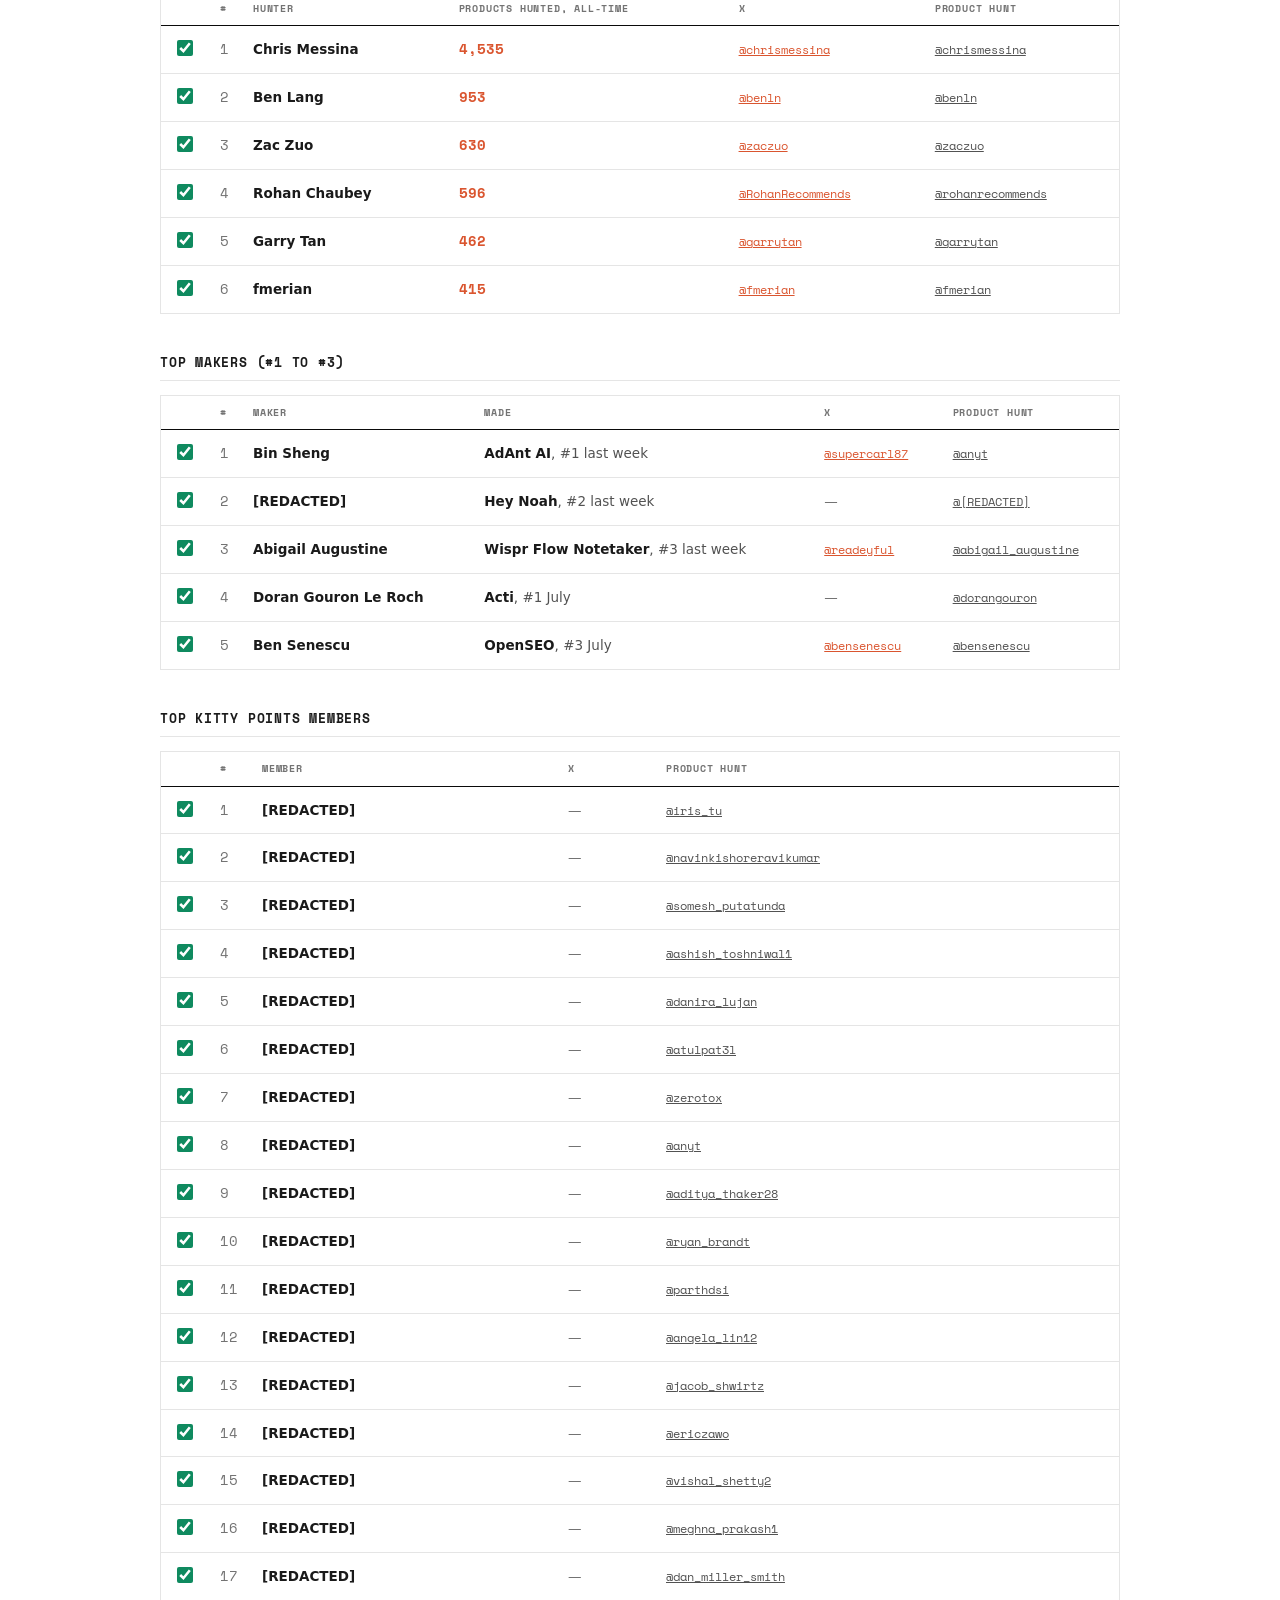
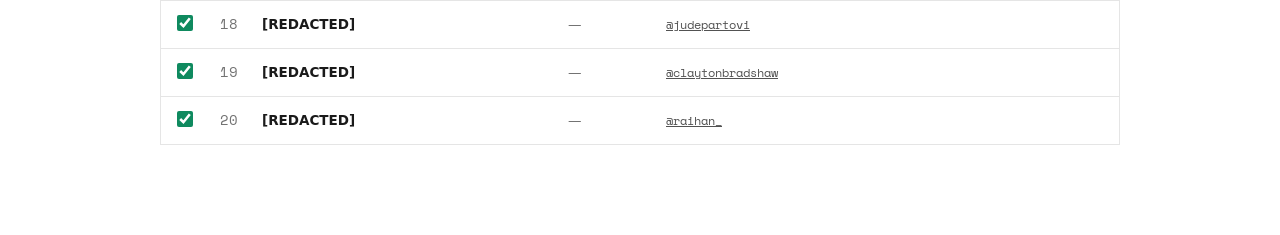
<file: outreach.html>
<!doctype html>
<html lang="en">
<head>
<meta charset="utf-8" />
<meta name="viewport" content="width=device-width, initial-scale=1" />
<title>Outreach · Launch Cockpit</title>
<link rel="preconnect" href="https://fonts.googleapis.com" />
<link rel="preconnect" href="https://fonts.gstatic.com" crossorigin />
<link href="https://fonts.googleapis.com/css2?family=Space+Mono:ital,wght@0,400;0,700;1,400&display=swap" rel="stylesheet" />
<link rel="stylesheet" href="style.css" />
<style>
  .ctrl{ display:flex; align-items:center; gap:12px; flex-wrap:wrap; margin-top:20px; }
  .ctrl .spacer{ flex:1; }
  .seg{ display:flex; border:1px solid var(--line-strong); }
  .seg button{ font-family:var(--mono); font-size:11px; font-weight:700; text-transform:uppercase; letter-spacing:.05em; padding:8px 14px; background:var(--surface); color:var(--ink-soft); border:none; border-right:1px solid var(--line); cursor:pointer; }
  .seg button:last-child{ border-right:none; }
  .seg button.active{ background:var(--ph); color:#fff; }
  .btn2{ font-family:var(--mono); font-size:11px; font-weight:700; text-transform:uppercase; letter-spacing:.04em; padding:8px 13px; background:var(--surface); color:var(--ink); border:1px solid var(--line-strong); cursor:pointer; }
  .btn2:hover{ background:var(--muted); }
  .tblwrap{ overflow-x:auto; margin-top:14px; border:1px solid var(--line); }
  table.tbl{ width:100%; border-collapse:collapse; font-size:13.5px; min-width:540px; }
  .tbl th{ text-align:left; font-family:var(--mono); font-size:10px; text-transform:uppercase; letter-spacing:.08em; color:var(--ink-faint); padding:9px 12px; border-bottom:1px solid var(--line-strong); background:var(--surface); }
  .tbl td{ padding:11px 12px; border-bottom:1px solid var(--line); vertical-align:middle; }
  .tbl tr:last-child td{ border-bottom:none; }
  .tbl tr:hover td{ background:var(--muted); }
  .tbl .cb{ width:28px; }
  .tbl .cb input{ width:16px; height:16px; accent-color:var(--good); cursor:pointer; }
  .tbl .r{ font-family:var(--mono); color:var(--ink-faint); font-variant-numeric:tabular-nums; width:28px; }
  .tbl .nm b{ color:var(--ink); font-weight:700; }
  .tbl .big{ font-family:var(--mono); font-weight:700; color:var(--ph); font-variant-numeric:tabular-nums; }
  .tbl .made{ color:var(--ink-soft); }
  .tbl .made .p{ color:var(--ink); font-weight:700; }
  .tbl a.x{ color:var(--ph); white-space:nowrap; font-family:var(--mono); font-size:12px; }
  .tbl a.ph{ color:var(--ink-soft); white-space:nowrap; font-family:var(--mono); font-size:12px; }
  .tbl .none{ color:var(--ink-faint); }
  .empty{ font-family:var(--mono); font-size:12px; color:var(--ink-faint); padding:20px; text-align:center; }
  .sec{ }
</style>
</head>
<body data-page="outreach">
<div id="app-nav"></div>
<div class="wrap page">
  <div class="kicker">Research · Product Hunt</div>
  <h2 class="title">Outreach list</h2>
  <p class="lead">People to reach for launch-day support. Tick someone once you have messaged them and they move to the Reached out view. Hunters are shown by all-time products hunted, makers by their launch and rank. Reach via X where linked, otherwise their Product Hunt profile.</p>

  <div class="ctrl">
    <div class="seg">
      <button id="v-todo">To reach out · <span id="c-todo">0</span></button>
      <button id="v-done">Reached out · <span id="c-done">0</span></button>
    </div>
    <span class="spacer"></span>
    <button class="btn2" id="tickall">Tick all reached</button>
    <button class="btn2" id="resetall">Reset</button>
  </div>

  <div class="section sec"><h3>All makers, last 30 days</h3><p class="readonly-note" id="m30note"></p><div id="w-makers30"></div></div>
  <div class="section sec"><h3>Top hunters</h3><div id="w-hunters"></div></div>
  <div class="section sec"><h3>Top makers (#1 to #3)</h3><div id="w-makers"></div></div>
  <div class="section sec"><h3>Top Kitty Points members</h3><div id="w-kitty"></div></div>
</div>

<script src="outreach.js"></script>
<script>
(function(){
  var O = window.OUTREACH; if(!O) return;
  function esc(s){ return (s||'').replace(/[&<>"]/g,function(c){return {'&':'&amp;','<':'&lt;','>':'&gt;','"':'&quot;'}[c]; }); }
  function x(tw){ return tw ? '<a class="x" href="https://x.com/'+esc(tw)+'" target="_blank" rel="noopener">@'+esc(tw)+'</a>' : '<span class="none">&mdash;</span>'; }
  function ph(u){ return u ? '<a class="ph" href="https://www.producthunt.com/@'+esc(u)+'" target="_blank" rel="noopener">@'+esc(u)+'</a>' : '<span class="none">&mdash;</span>'; }
  function cb(u){ return '<td class="cb"><input type="checkbox" class="rcb" data-u="'+esc(u)+'"'+(reached.has(u)?' checked':'')+'></td>'; }

  var lists = ['makers30','hunters','topMakers','kitty'];
  var allUnique = []; var seen = {};
  lists.forEach(function(k){ (O[k]||[]).forEach(function(r){ if(r.phuser && !seen[r.phuser]){ seen[r.phuser]=1; allUnique.push(r.phuser); } }); });

  var reached;
  try { var s = localStorage.getItem('reachedSet'); reached = s ? new Set(JSON.parse(s)) : new Set(O.reachedOut||[]); }
  catch(e){ reached = new Set(O.reachedOut||[]); }
  var view = localStorage.getItem('reachView') || 'done';
  function save(){ localStorage.setItem('reachedSet', JSON.stringify(Array.prototype.slice.call(reached))); }

  function keep(u){ return reached.has(u) === (view==='done'); }

  function tbl(rows, headCols, rowFn){
    var visible = rows.filter(function(r){ return keep(r.phuser); });
    if(!visible.length) return '<div class="tblwrap"><div class="empty">'+(view==='done'?'None reached out yet in this group.':'All reached out here.')+'</div></div>';
    var head = '<thead><tr><th class="cb"></th>'+headCols.map(function(h){return '<th>'+h+'</th>';}).join('')+'</tr></thead>';
    var body = visible.map(function(r,i){ return '<tr>'+cb(r.phuser)+rowFn(r,i)+'</tr>'; }).join('');
    return '<div class="tblwrap"><table class="tbl">'+head+'<tbody>'+body+'</tbody></table></div>';
  }

  function renderAll(){
    document.getElementById('w-makers30').innerHTML = tbl(O.makers30||[],
      ['#','Maker','Made','X','Product Hunt'],
      function(m,i){ var pr=esc(m.products[0]||''); if(m.products.length>1) pr+=', +'+(m.products.length-1)+' more';
        return '<td class="r">'+(i+1)+'</td><td class="nm"><b>'+esc(m.name||m.phuser)+'</b></td><td class="made">'+pr+'</td><td>'+x(m.tw)+'</td><td>'+ph(m.phuser)+'</td>'; });
    document.getElementById('w-hunters').innerHTML = tbl(O.hunters||[],
      ['#','Hunter','Products hunted, all-time','X','Product Hunt'],
      function(h,i){ return '<td class="r">'+(i+1)+'</td><td class="nm"><b>'+esc(h.name)+'</b></td><td class="big">'+(h.hunted!=null?h.hunted.toLocaleString():'')+'</td><td>'+x(h.tw)+'</td><td>'+ph(h.phuser)+'</td>'; });
    document.getElementById('w-makers').innerHTML = tbl(O.topMakers||[],
      ['#','Maker','Made','X','Product Hunt'],
      function(m,i){ return '<td class="r">'+(i+1)+'</td><td class="nm"><b>'+esc(m.person||m.phuser)+'</b></td><td class="made"><span class="p">'+esc(m.product)+'</span>, #'+m.rank+' '+esc(m.period)+'</td><td>'+x(m.tw)+'</td><td>'+ph(m.phuser)+'</td>'; });
    document.getElementById('w-kitty').innerHTML = tbl(O.kitty||[],
      ['#','Member','X','Product Hunt'],
      function(k,i){ return '<td class="r">'+(i+1)+'</td><td class="nm"><b>'+esc(k.name||k.phuser)+'</b></td><td>'+x(k.tw)+'</td><td>'+ph(k.phuser)+'</td>'; });

    var done = allUnique.filter(function(u){return reached.has(u);}).length;
    document.getElementById('c-done').textContent = done;
    document.getElementById('c-todo').textContent = allUnique.length - done;
    document.getElementById('v-todo').classList.toggle('active', view==='todo');
    document.getElementById('v-done').classList.toggle('active', view==='done');
    var note=document.getElementById('m30note');
    if(note) note.textContent = (O.makers30Products||'')+' top launches, '+(O.makers30Label||'')+'.';
  }

  document.addEventListener('change', function(e){
    if(e.target && e.target.classList && e.target.classList.contains('rcb')){
      var u=e.target.getAttribute('data-u');
      if(e.target.checked) reached.add(u); else reached.delete(u);
      save(); renderAll();
    }
  });
  document.getElementById('v-todo').addEventListener('click', function(){ view='todo'; localStorage.setItem('reachView',view); renderAll(); });
  document.getElementById('v-done').addEventListener('click', function(){ view='done'; localStorage.setItem('reachView',view); renderAll(); });
  document.getElementById('tickall').addEventListener('click', function(){ allUnique.forEach(function(u){reached.add(u);}); save(); renderAll(); });
  document.getElementById('resetall').addEventListener('click', function(){ reached.clear(); save(); renderAll(); });

  renderAll();
})();
</script>
<script src="nav.js"></script>
</body>
</html>
</file>
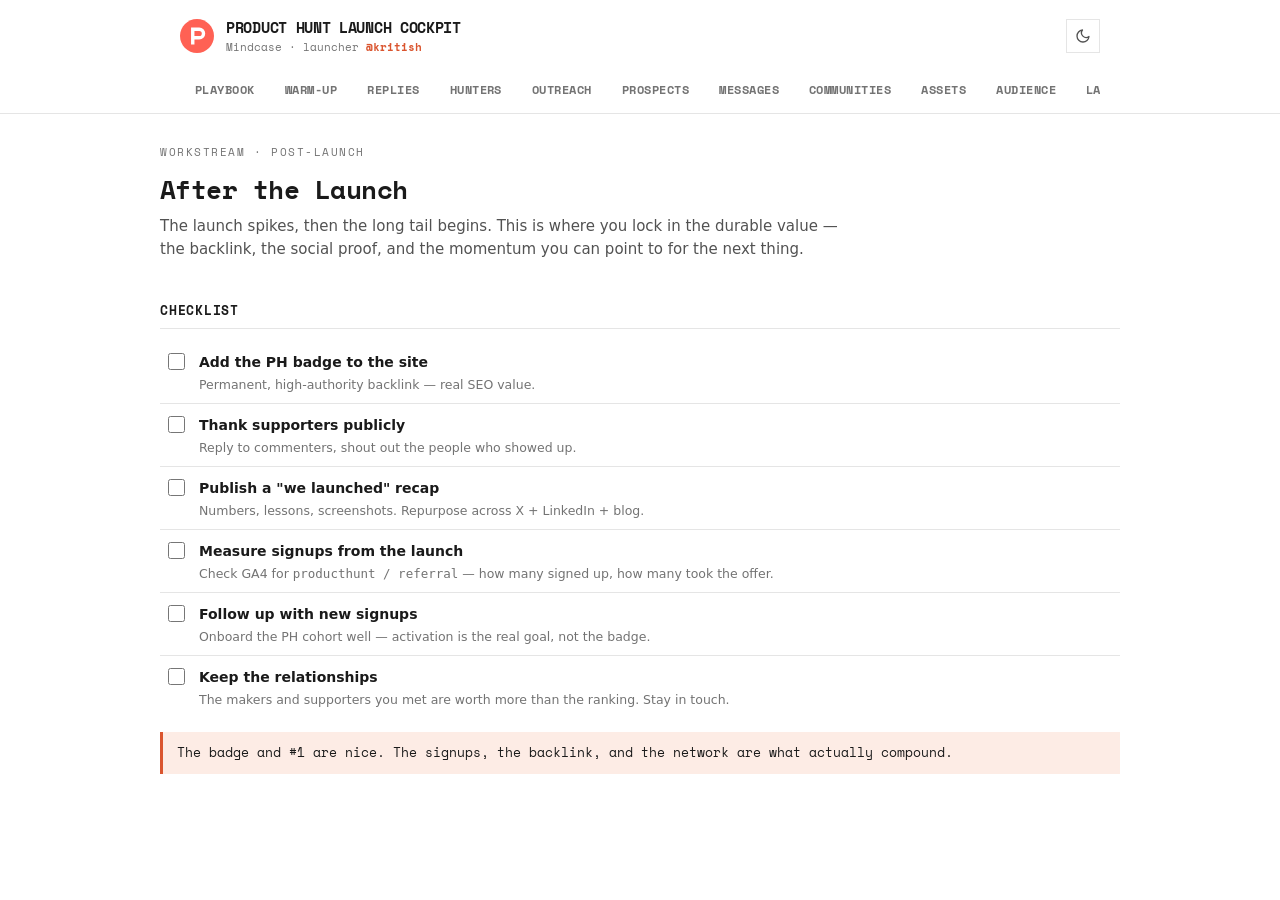
<file: post-launch.html>
<!doctype html>
<html lang="en">
<head>
<meta charset="utf-8" />
<meta name="viewport" content="width=device-width, initial-scale=1" />
<title>Post-Launch · Launch Cockpit</title>
<link rel="preconnect" href="https://fonts.googleapis.com" />
<link rel="preconnect" href="https://fonts.gstatic.com" crossorigin />
<link href="https://fonts.googleapis.com/css2?family=Space+Mono:ital,wght@0,400;0,700;1,400&display=swap" rel="stylesheet" />
<link rel="stylesheet" href="style.css" />
</head>
<body data-page="post">
<div id="app-nav"></div>
<div class="wrap page">
  <div class="kicker">Workstream · Post-Launch</div>
  <h2 class="title">After the Launch</h2>
  <p class="lead">The launch spikes, then the long tail begins. This is where you lock in the durable value — the backlink, the social proof, and the momentum you can point to for the next thing.</p>

  <div class="section">
    <h3>Checklist</h3>
    <ul class="checklist">
      <li data-key="post-badge"><input type="checkbox"/><div class="ci-body"><b>Add the PH badge to the site</b><span>Permanent, high-authority backlink — real SEO value.</span></div></li>
      <li data-key="post-thanks"><input type="checkbox"/><div class="ci-body"><b>Thank supporters publicly</b><span>Reply to commenters, shout out the people who showed up.</span></div></li>
      <li data-key="post-recap"><input type="checkbox"/><div class="ci-body"><b>Publish a "we launched" recap</b><span>Numbers, lessons, screenshots. Repurpose across X + LinkedIn + blog.</span></div></li>
      <li data-key="post-convert"><input type="checkbox"/><div class="ci-body"><b>Measure signups from the launch</b><span>Check GA4 for <code>producthunt / referral</code> — how many signed up, how many took the offer.</span></div></li>
      <li data-key="post-followup"><input type="checkbox"/><div class="ci-body"><b>Follow up with new signups</b><span>Onboard the PH cohort well — activation is the real goal, not the badge.</span></div></li>
      <li data-key="post-nurture"><input type="checkbox"/><div class="ci-body"><b>Keep the relationships</b><span>The makers and supporters you met are worth more than the ranking. Stay in touch.</span></div></li>
    </ul>
  </div>

  <div class="callout">The badge and #1 are nice. The signups, the backlink, and the network are what actually compound.</div>
</div>
<script src="nav.js"></script>
</body>
</html>
</file>
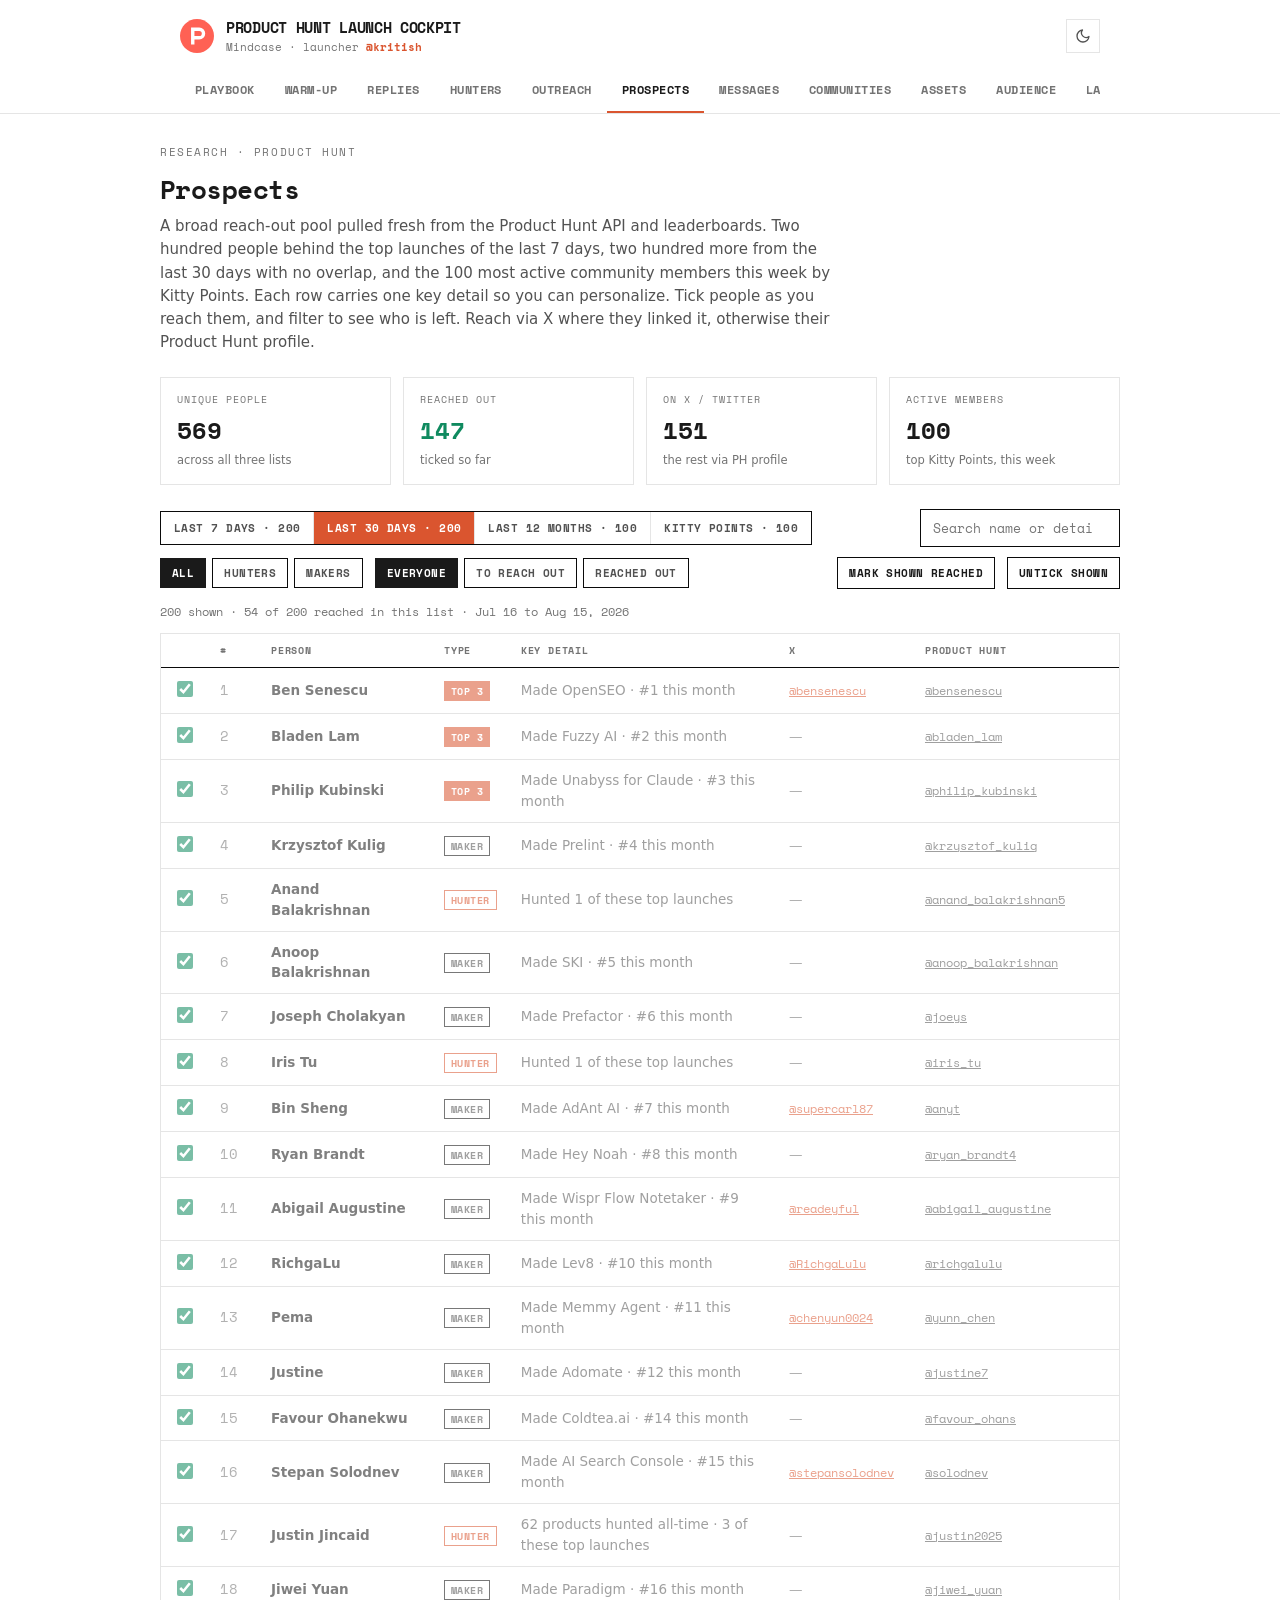
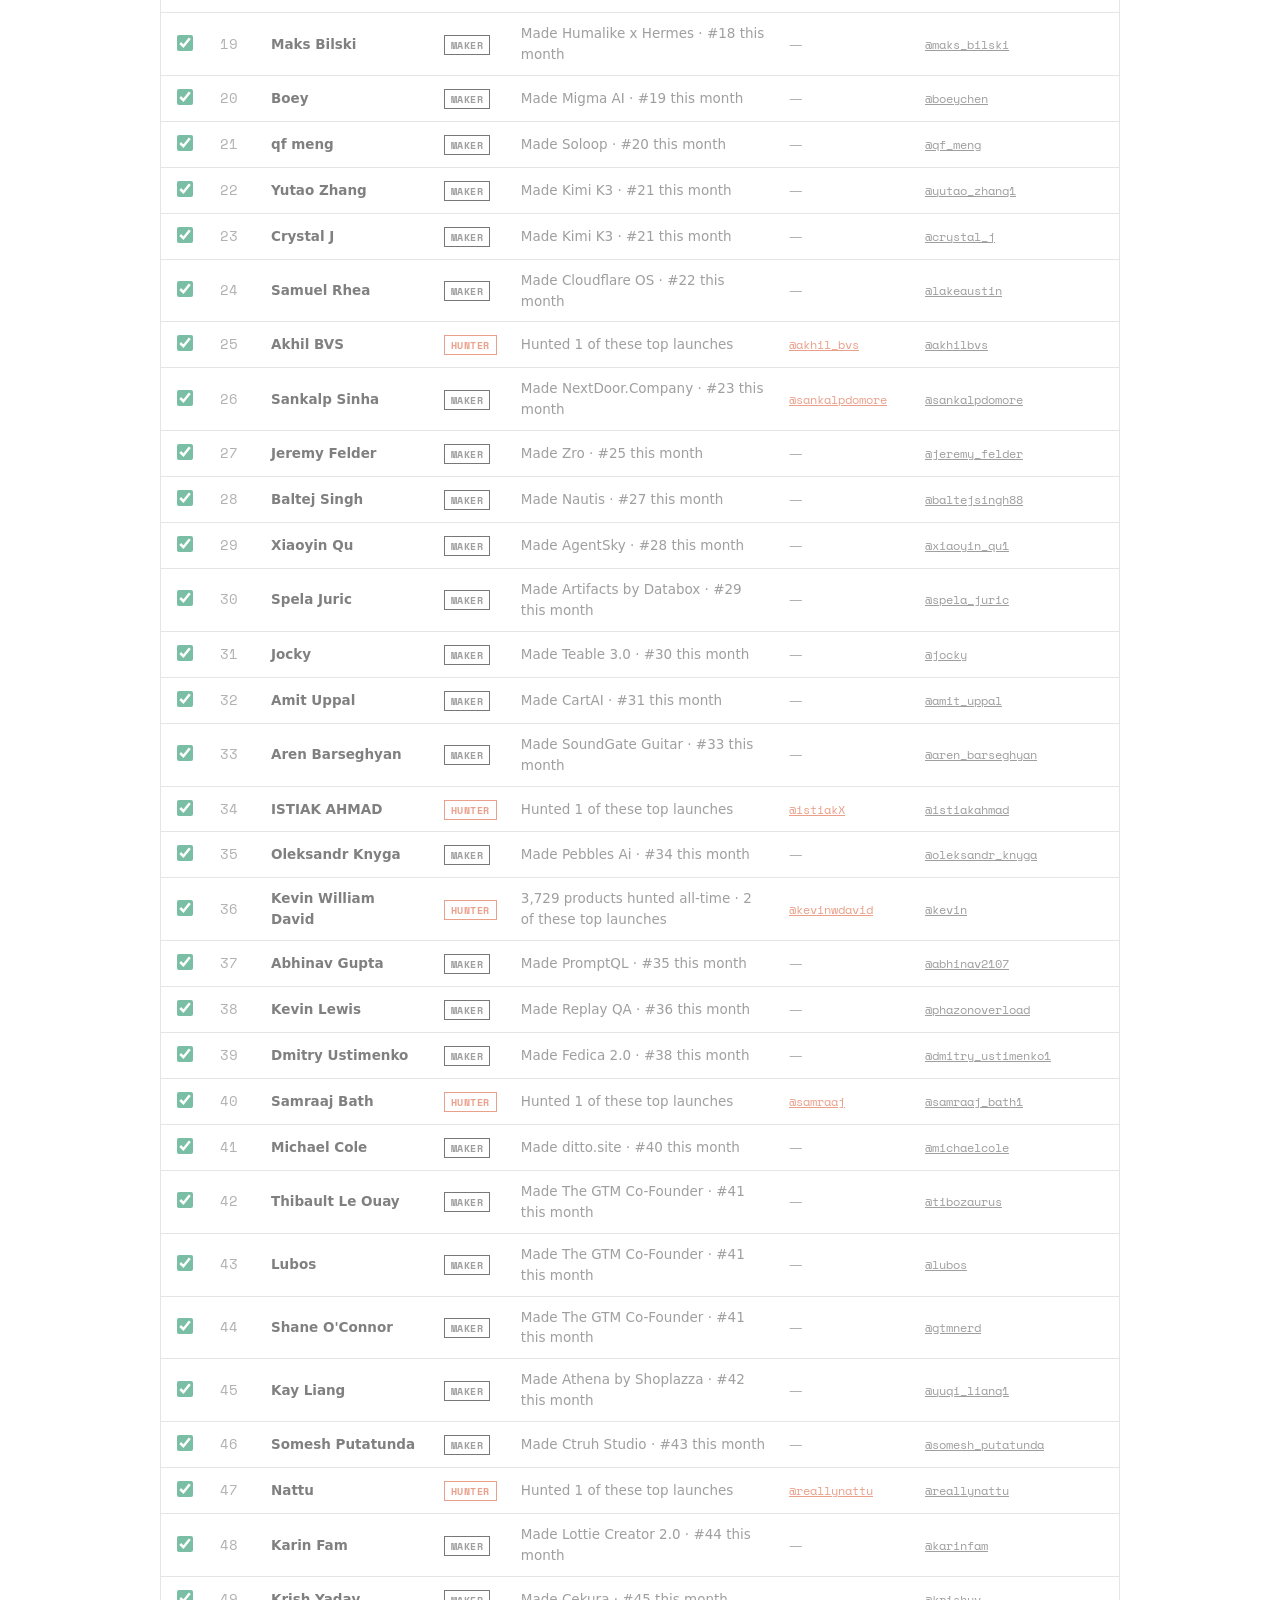
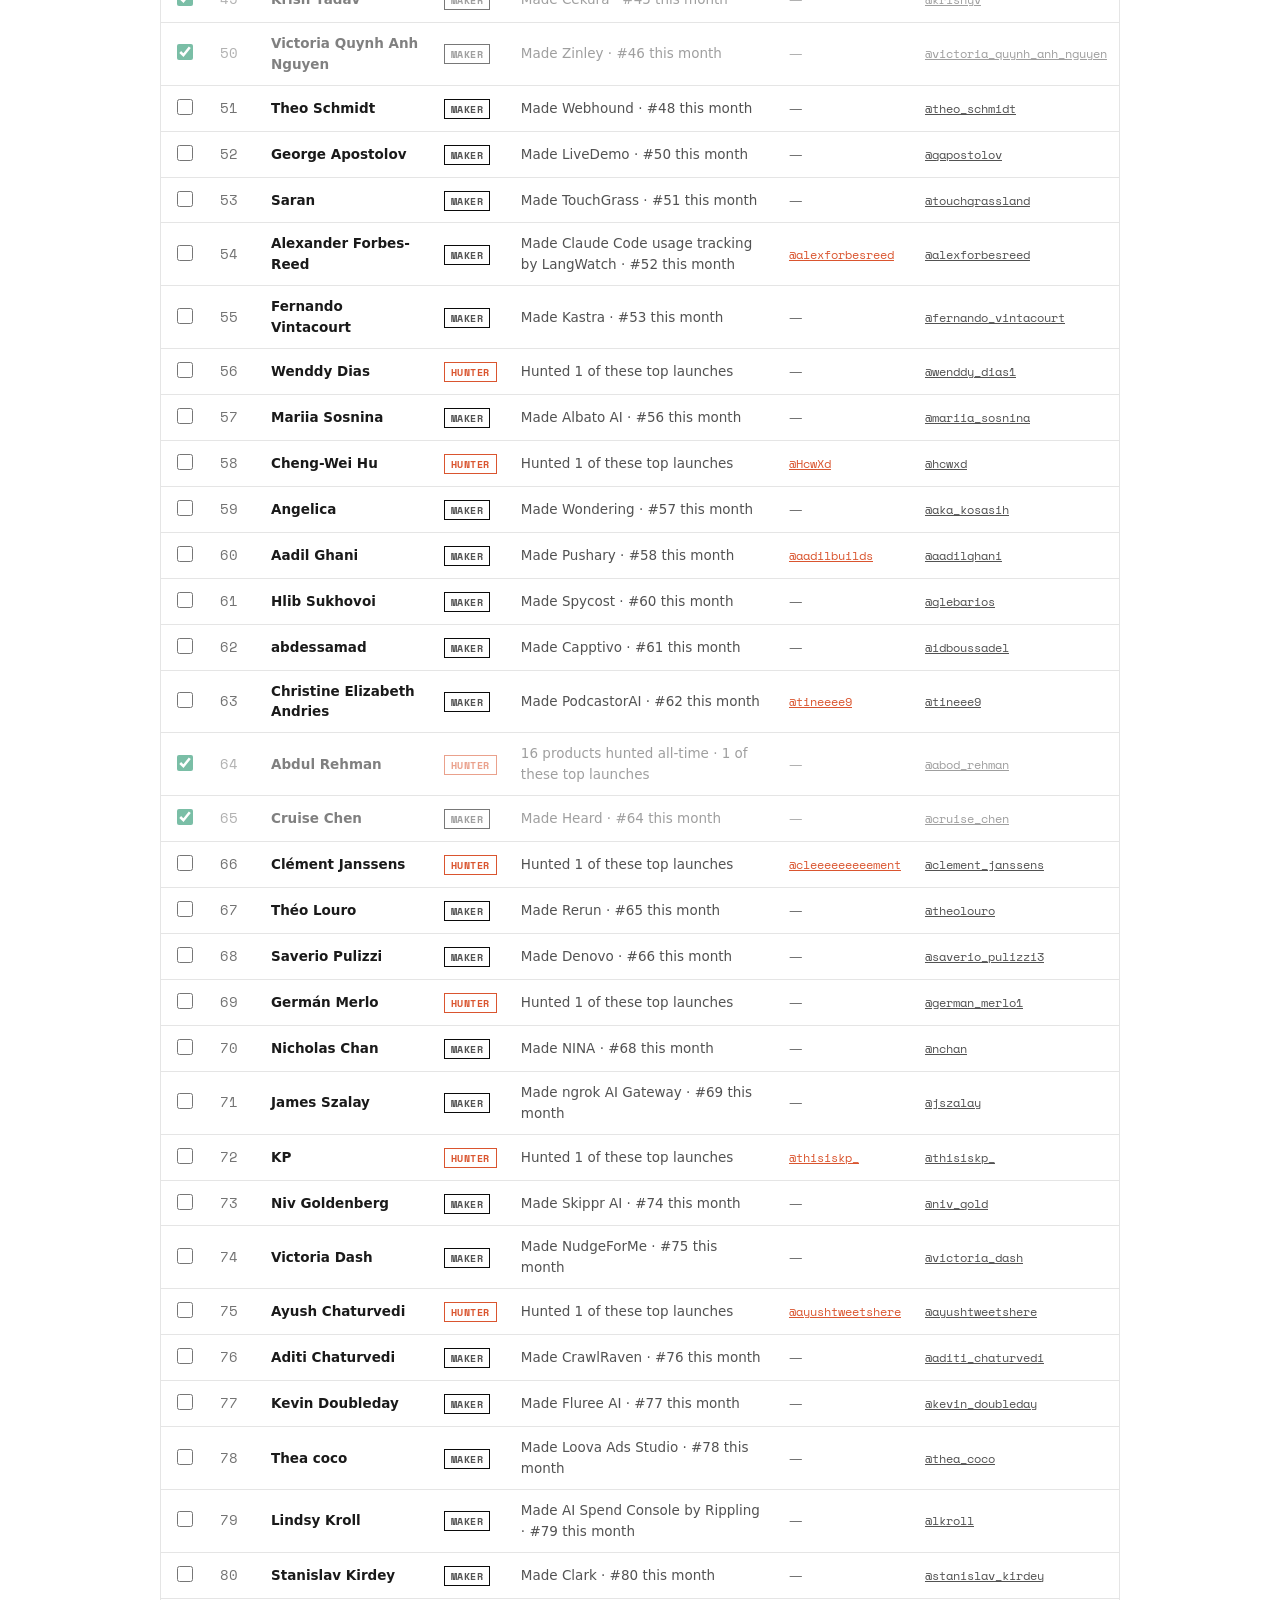
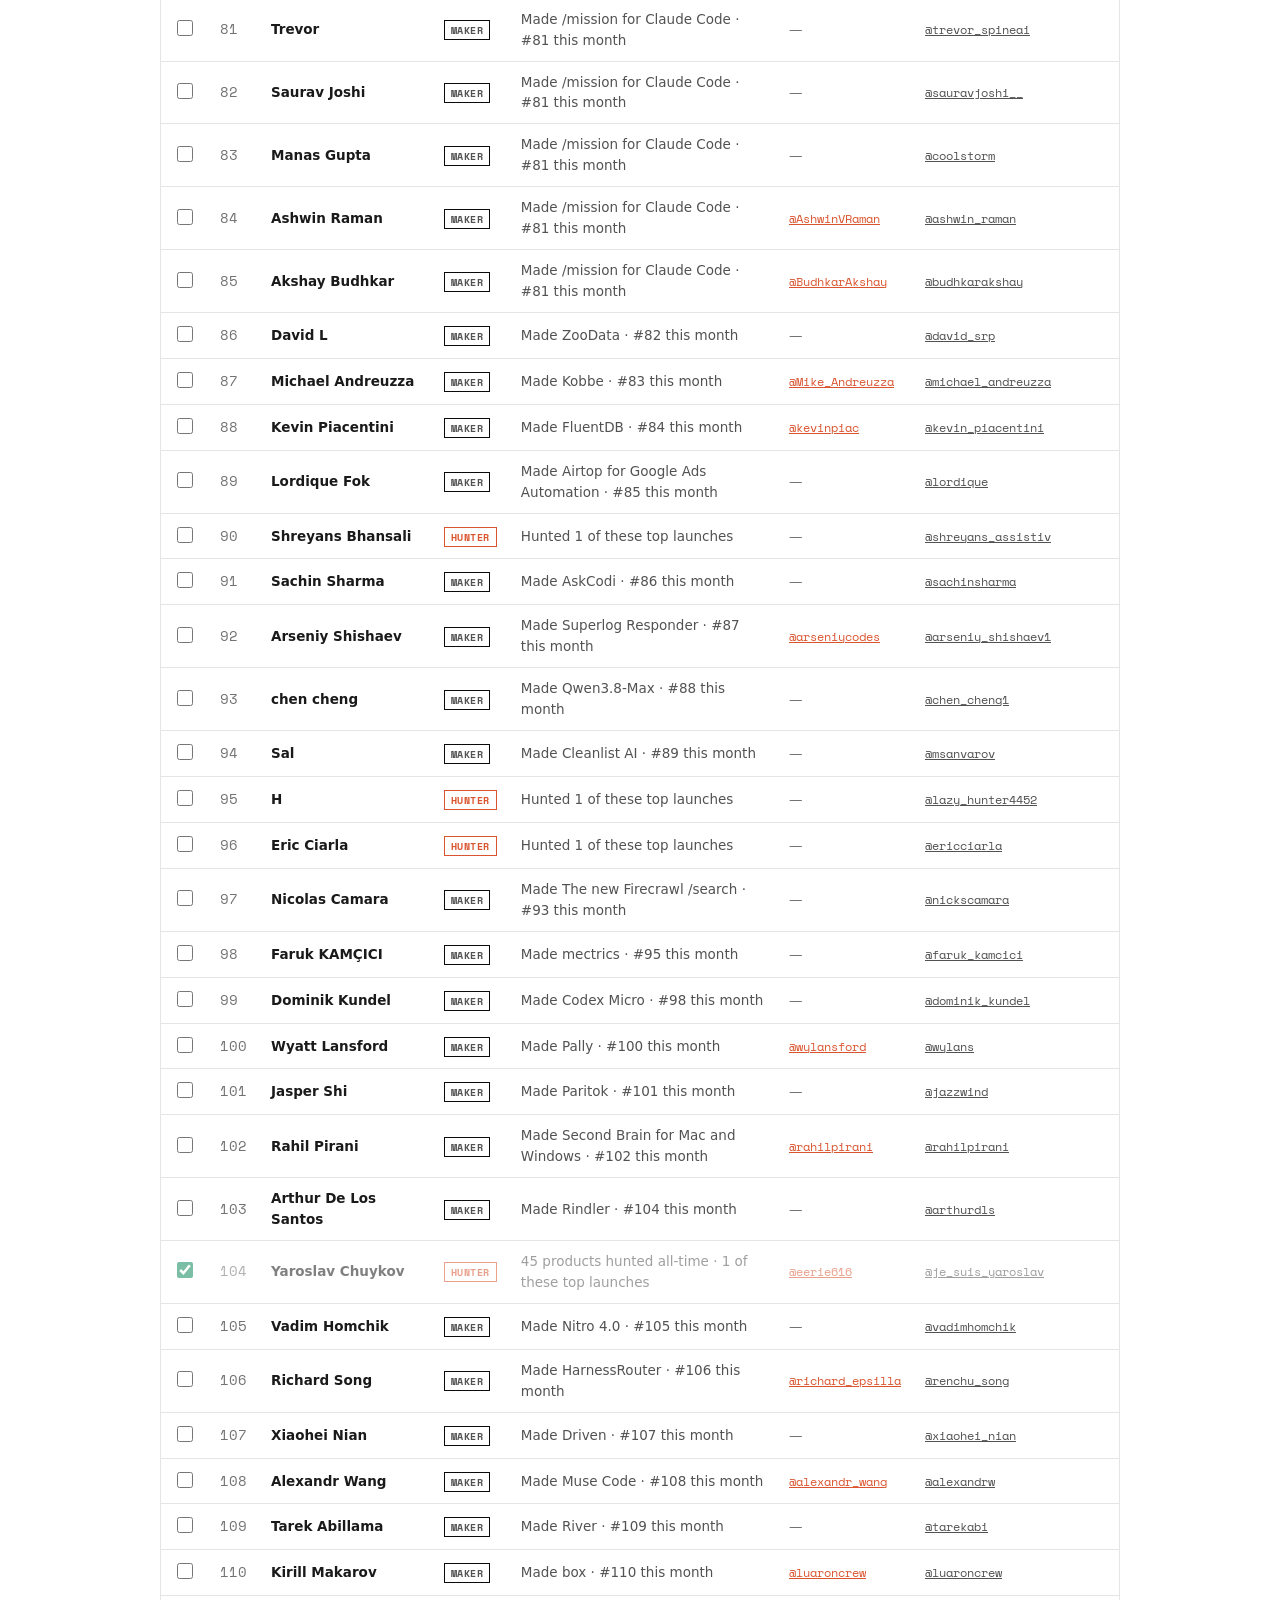
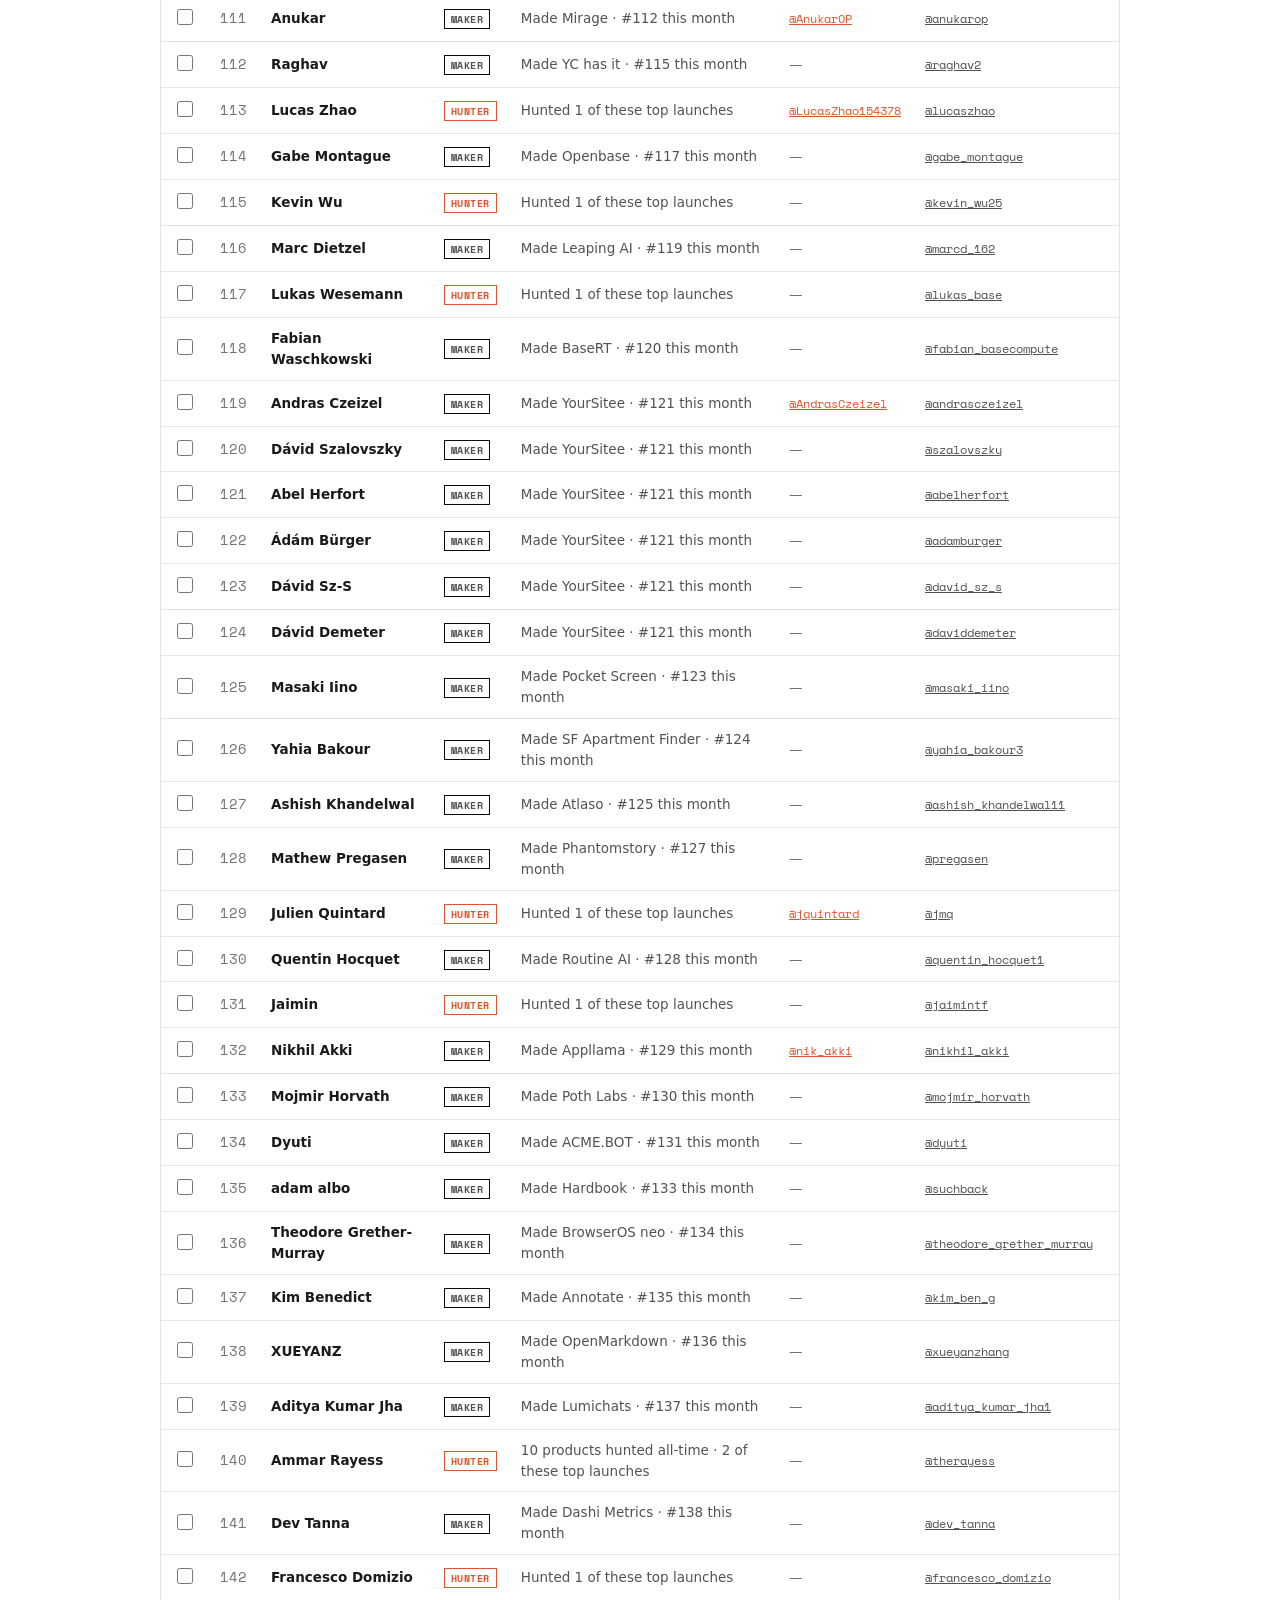
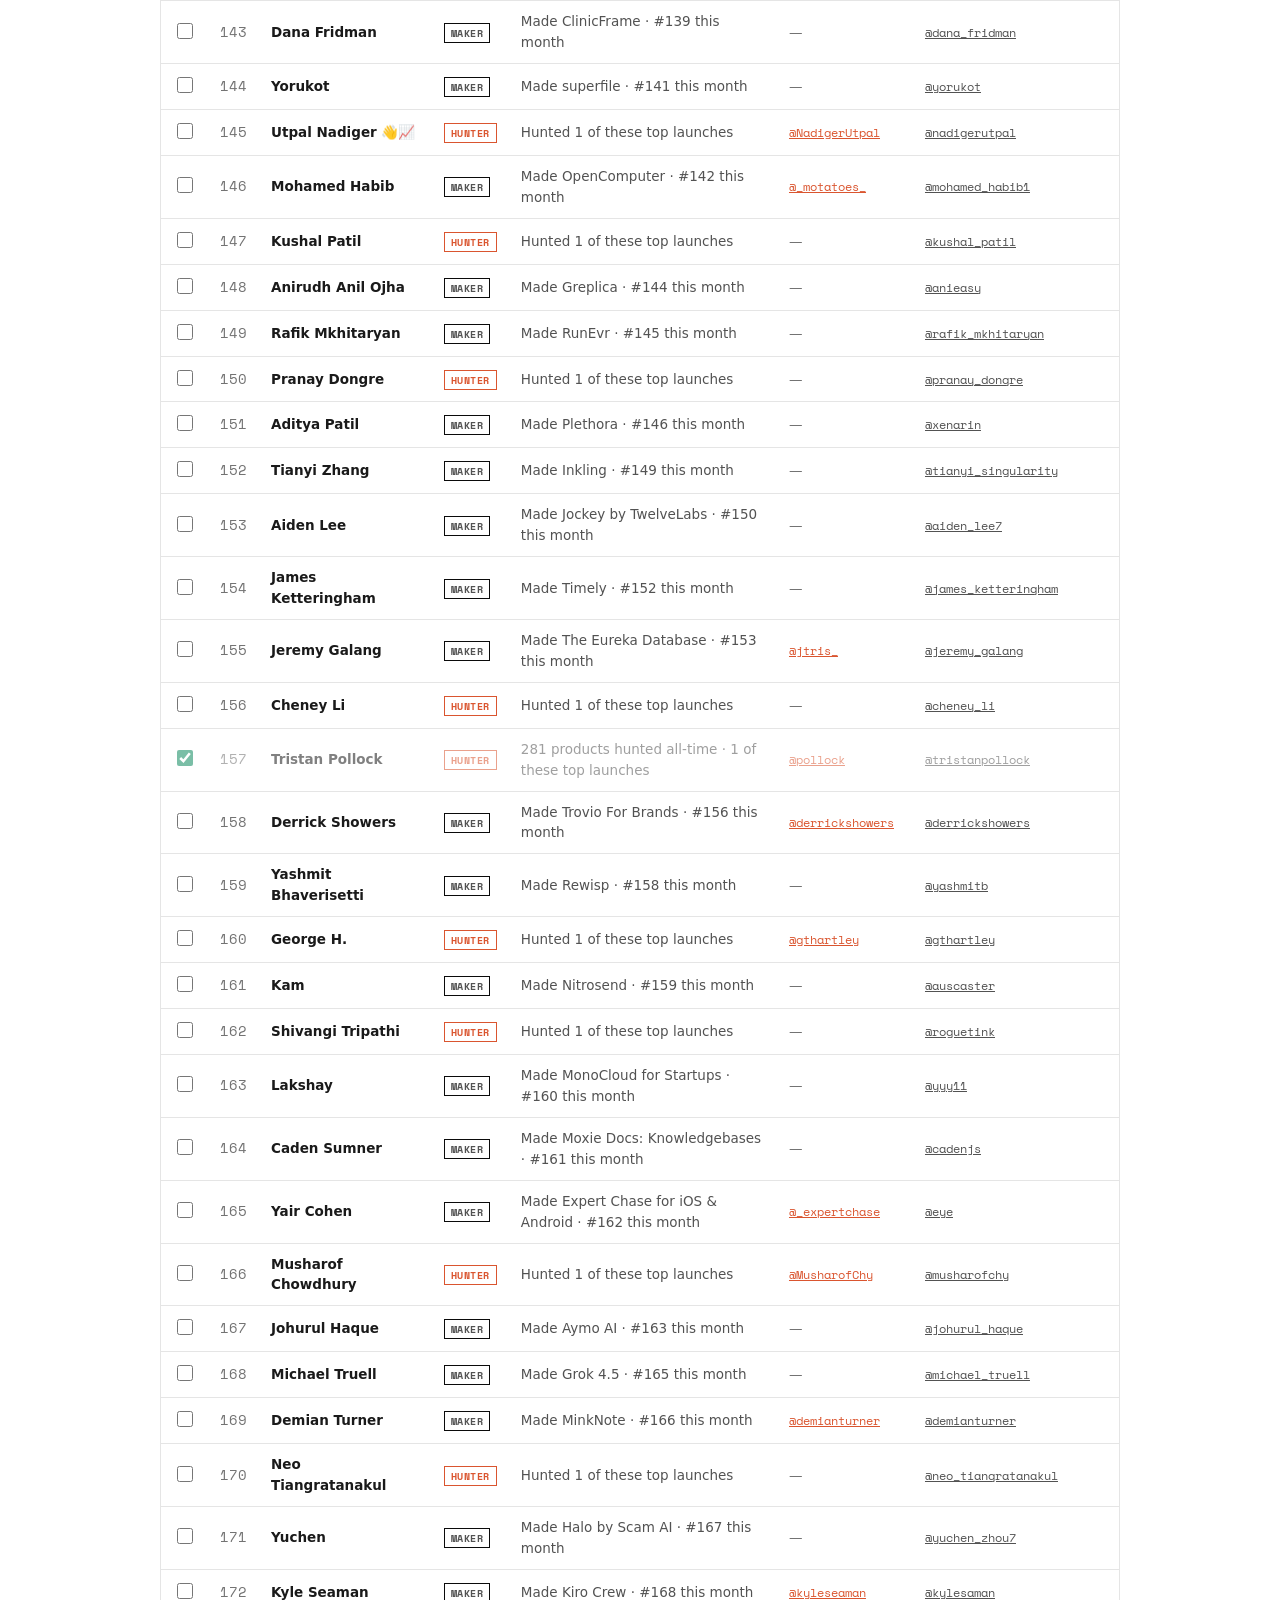
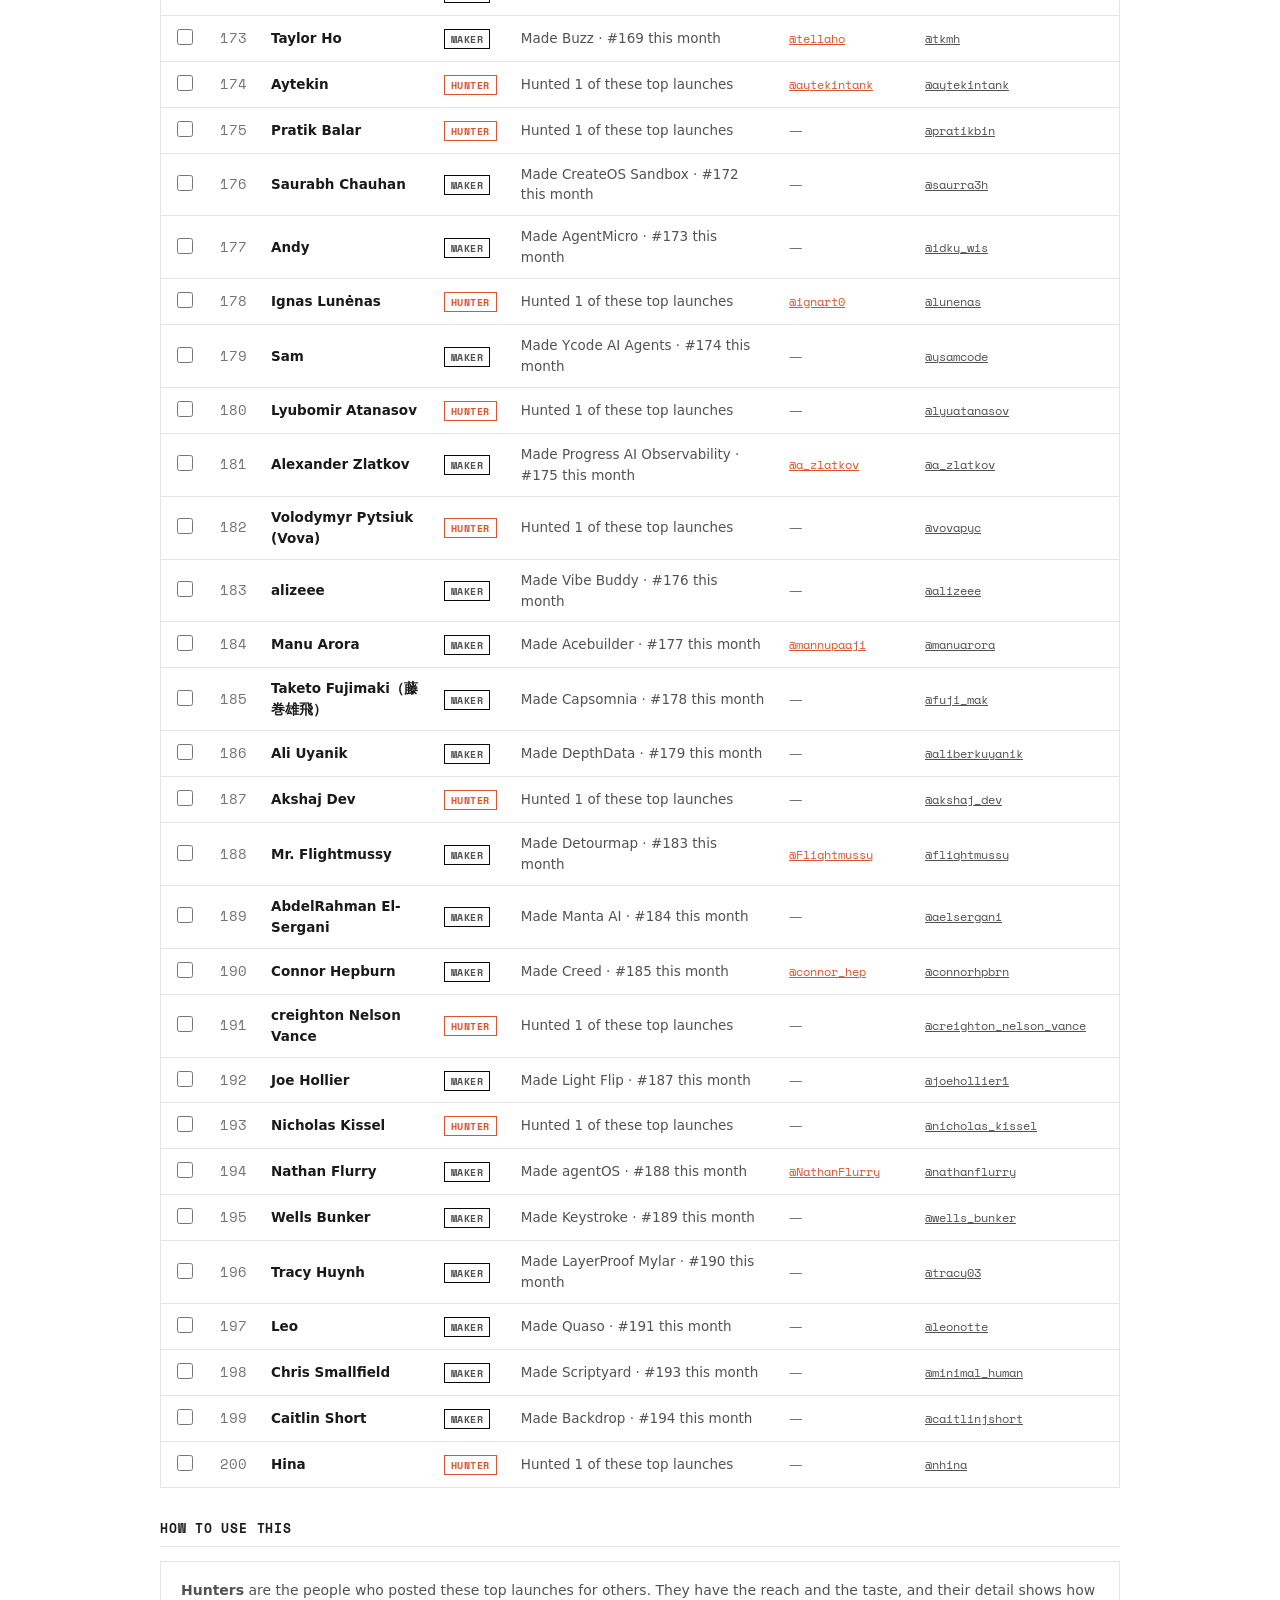
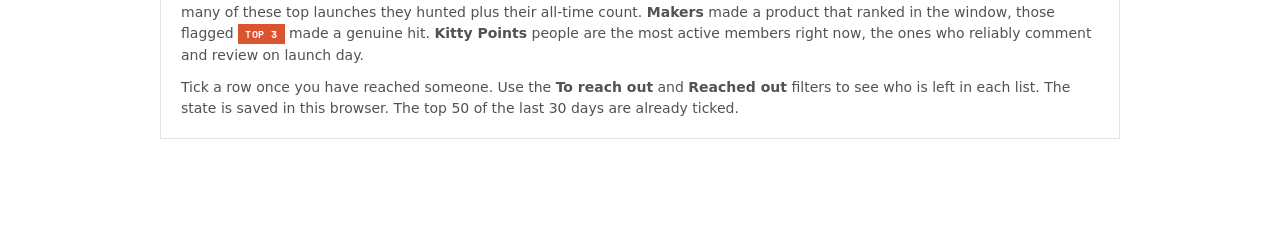
<file: prospects.html>
<!doctype html>
<html lang="en">
<head>
<meta charset="utf-8" />
<meta name="viewport" content="width=device-width, initial-scale=1" />
<title>Prospects · Launch Cockpit</title>
<link rel="preconnect" href="https://fonts.googleapis.com" />
<link rel="preconnect" href="https://fonts.gstatic.com" crossorigin />
<link href="https://fonts.googleapis.com/css2?family=Space+Mono:ital,wght@0,400;0,700;1,400&display=swap" rel="stylesheet" />
<link rel="stylesheet" href="style.css" />
<style>
  .stats{ display:grid; grid-template-columns:repeat(4,1fr); gap:12px; margin-top:22px; }
  @media (max-width:640px){ .stats{ grid-template-columns:1fr 1fr; } }
  .stat{ border:1px solid var(--line); background:var(--surface); padding:14px 16px; }
  .stat .k{ font-family:var(--mono); font-size:10px; text-transform:uppercase; letter-spacing:.1em; color:var(--ink-faint); }
  .stat .v{ font-family:var(--mono); font-size:24px; font-weight:700; color:var(--ink); margin-top:5px; font-variant-numeric:tabular-nums; }
  .stat .v.accent{ color:var(--ph); }
  .stat .v.good{ color:var(--good); }
  .stat .sub{ font-size:11.5px; color:var(--ink-faint); margin-top:3px; }

  .ctrl{ display:flex; align-items:center; gap:12px; flex-wrap:wrap; margin-top:24px; }
  .ctrl2{ margin-top:10px; }
  .ctrl .spacer{ flex:1; }
  .seg{ display:flex; border:1px solid var(--line-strong); flex-wrap:wrap; }
  .seg button{ font-family:var(--mono); font-size:11px; font-weight:700; text-transform:uppercase; letter-spacing:.04em; padding:8px 13px; background:var(--surface); color:var(--ink-soft); border:none; border-right:1px solid var(--line); cursor:pointer; }
  .seg button:last-child{ border-right:none; }
  .seg button.active{ background:var(--ph); color:#fff; }
  .chips{ display:flex; gap:6px; }
  .chip{ font-family:var(--mono); font-size:10.5px; font-weight:700; text-transform:uppercase; letter-spacing:.04em; padding:6px 11px; background:var(--surface); color:var(--ink-soft); border:1px solid var(--line-strong); cursor:pointer; }
  .chip.active{ background:var(--ink); color:var(--bg); border-color:var(--ink); }
  .chip.done.active{ background:var(--good); color:#fff; border-color:var(--good); }
  .search{ font-family:var(--mono); font-size:13px; padding:8px 12px; border:1px solid var(--line-strong); background:var(--surface); color:var(--ink); min-width:200px; }
  .btn2{ font-family:var(--mono); font-size:10.5px; font-weight:700; text-transform:uppercase; letter-spacing:.04em; padding:7px 11px; background:var(--surface); color:var(--ink); border:1px solid var(--line-strong); cursor:pointer; }
  .btn2:hover{ background:var(--muted); }
  .cap{ font-family:var(--mono); font-size:11.5px; color:var(--ink-faint); margin-top:14px; }

  .tblwrap{ overflow-x:auto; margin-top:10px; border:1px solid var(--line); }
  table.tbl{ width:100%; border-collapse:collapse; font-size:13.5px; min-width:580px; }
  .tbl th{ text-align:left; font-family:var(--mono); font-size:10px; text-transform:uppercase; letter-spacing:.08em; color:var(--ink-faint); padding:9px 12px; border-bottom:1px solid var(--line-strong); background:var(--surface); position:sticky; top:0; }
  .tbl td{ padding:10px 12px; border-bottom:1px solid var(--line); vertical-align:middle; }
  .tbl tr:last-child td{ border-bottom:none; }
  .tbl tr:hover td{ background:var(--muted); }
  .tbl tr.done td{ opacity:.55; }
  .tbl .cb{ width:30px; }
  .tbl .cb input{ width:16px; height:16px; accent-color:var(--good); cursor:pointer; }
  .tbl .r{ font-family:var(--mono); color:var(--ink-faint); font-variant-numeric:tabular-nums; width:34px; }
  .tbl .nm b{ color:var(--ink); font-weight:700; }
  .tbl .detail{ color:var(--ink-soft); }
  .tbl a.x{ color:var(--ph); white-space:nowrap; font-family:var(--mono); font-size:12px; }
  .tbl a.ph{ color:var(--ink-soft); white-space:nowrap; font-family:var(--mono); font-size:12px; }
  .tbl .none{ color:var(--ink-faint); }
  .badge{ font-family:var(--mono); font-size:9.5px; font-weight:700; text-transform:uppercase; letter-spacing:.05em; padding:2px 6px; border:1px solid var(--line-strong); color:var(--ink-soft); white-space:nowrap; }
  .badge.hunter{ color:var(--ph); border-color:var(--ph); }
  .badge.top3{ background:var(--ph); color:#fff; border-color:var(--ph); }
  .empty{ font-family:var(--mono); font-size:12px; color:var(--ink-faint); padding:20px; text-align:center; }
</style>
</head>
<body data-page="prospects">
<div id="app-nav"></div>
<div class="wrap page">
  <div class="kicker">Research · Product Hunt</div>
  <h2 class="title">Prospects</h2>
  <p class="lead">A broad reach-out pool pulled fresh from the Product Hunt API and leaderboards. Two hundred people behind the top launches of the last 7 days, two hundred more from the last 30 days with no overlap, and the 100 most active community members this week by Kitty Points. Each row carries one key detail so you can personalize. Tick people as you reach them, and filter to see who is left. Reach via X where they linked it, otherwise their Product Hunt profile.</p>

  <div class="stats" id="stats"></div>

  <div class="ctrl">
    <div class="seg" id="listseg"></div>
    <span class="spacer"></span>
    <input class="search" id="search" type="search" placeholder="Search name or detail" />
  </div>
  <div class="ctrl ctrl2">
    <div class="chips" id="rolechips"></div>
    <div class="chips" id="reachedchips"></div>
    <span class="spacer"></span>
    <button class="btn2" id="markshown">Mark shown reached</button>
    <button class="btn2" id="unmarkshown">Untick shown</button>
  </div>

  <p class="cap" id="cap"></p>
  <div id="tbl"></div>

  <div class="section" style="margin-top:30px;">
    <h3>How to use this</h3>
    <div class="panel">
      <p><b>Hunters</b> are the people who posted these top launches for others. They have the reach and the taste, and their detail shows how many of these top launches they hunted plus their all-time count. <b>Makers</b> made a product that ranked in the window, those flagged <span class="badge top3">Top 3</span> made a genuine hit. <b>Kitty Points</b> people are the most active members right now, the ones who reliably comment and review on launch day.</p>
      <p style="margin-top:10px;">Tick a row once you have reached someone. Use the <b>To reach out</b> and <b>Reached out</b> filters to see who is left in each list. The state is saved in this browser. The top 50 of the last 30 days are already ticked.</p>
    </div>
  </div>
</div>

<script src="prospects.js"></script>
<script>
(function(){
  var P = window.PROSPECTS; if(!P) return;
  function esc(s){ return (s||'').replace(/[&<>"]/g,function(c){return {'&':'&amp;','<':'&lt;','>':'&gt;','"':'&quot;'}[c]; }); }
  function x(tw){ return tw ? '<a class="x" href="https://x.com/'+esc(tw)+'" target="_blank" rel="noopener">@'+esc(tw)+'</a>' : '<span class="none">&mdash;</span>'; }
  function ph(u){ return '<a class="ph" href="https://www.producthunt.com/@'+esc(u)+'" target="_blank" rel="noopener">@'+esc(u)+'</a>'; }

  var lists = [
    ['week',  'Last 7 days · '+P.stats.week.total,   P.week,  P.weekLabel],
    ['month', 'Last 30 days · '+P.stats.month.total, P.month, P.monthLabel],
    ['year',  'Last 12 months · '+P.stats.year.total, P.year, P.yearLabel],
    ['kitty', 'Kitty Points · '+P.stats.kitty,       P.kitty, P.kittyLabel]
  ];
  var cur = 'month', role = 'all', reachf = 'all', term = '', shown = [];

  var reached;
  try { var st = localStorage.getItem('prospectsReached'); reached = st ? new Set(JSON.parse(st)) : new Set(); }
  catch(e){ reached = new Set(); }
  function save(){ localStorage.setItem('prospectsReached', JSON.stringify(Array.prototype.slice.call(reached))); }
  // apply seed batches once per seed version; unions into existing state so returning browsers get new batches
  var SEEDV = P.seedVersion || 1, storedV = 0;
  try { storedV = +(localStorage.getItem('prospectsSeedV')||0); } catch(e){}
  if(storedV < SEEDV){
    (P.reachedOut||[]).forEach(function(u){ reached.add(u); });
    try { localStorage.setItem('prospectsSeedV', String(SEEDV)); } catch(e){}
    save();
  }

  function renderStats(){
    var s = P.stats;
    document.getElementById('stats').innerHTML = [
      ['Unique people', s.unique, 'across all three lists', ''],
      ['Reached out', reached.size, 'ticked so far', 'good'],
      ['On X / Twitter', s.tw, 'the rest via PH profile', ''],
      ['Active members', s.kitty, 'top Kitty Points, this week', '']
    ].map(function(t){ return '<div class="stat"><div class="k">'+t[0]+'</div><div class="v'+(t[3]?' '+t[3]:'')+'">'+esc(String(t[1]))+'</div><div class="sub">'+esc(t[2])+'</div></div>'; }).join('');
  }

  var seg = document.getElementById('listseg');
  seg.innerHTML = lists.map(function(l){ return '<button data-k="'+l[0]+'"'+(l[0]===cur?' class="active"':'')+'>'+esc(l[1])+'</button>'; }).join('');
  seg.querySelectorAll('button').forEach(function(b){ b.addEventListener('click', function(){ cur=b.getAttribute('data-k'); role='all'; render(); }); });
  document.getElementById('search').addEventListener('input', function(e){ term=e.target.value.toLowerCase().trim(); render(); });

  function chipbar(id, opts, curval, cb){
    document.getElementById(id).innerHTML = opts.map(function(o){ return '<button class="chip'+(o[2]?' '+o[2]:'')+(o[0]===curval?' active':'')+'" data-v="'+o[0]+'">'+o[1]+'</button>'; }).join('');
    document.querySelectorAll('#'+id+' .chip').forEach(function(c){ c.addEventListener('click', function(){ cb(c.getAttribute('data-v')); }); });
  }

  function render(){
    seg.querySelectorAll('button').forEach(function(b){ b.classList.toggle('active', b.getAttribute('data-k')===cur); });
    var isKitty = cur==='kitty';
    document.getElementById('rolechips').style.display = isKitty ? 'none' : 'flex';
    if(!isKitty) chipbar('rolechips', [['all','All'],['hunter','Hunters'],['maker','Makers']], role, function(v){ role=v; render(); });
    chipbar('reachedchips', [['all','Everyone'],['todo','To reach out'],['done','Reached out','done']], reachf, function(v){ reachf=v; render(); });

    var meta = lists.find(function(l){return l[0]===cur;});
    var rows = meta[2].slice();
    if(!isKitty && role!=='all') rows = rows.filter(function(r){ return r.role===role; });
    if(reachf==='todo') rows = rows.filter(function(r){ return !reached.has(r.phuser); });
    else if(reachf==='done') rows = rows.filter(function(r){ return reached.has(r.phuser); });
    if(term) rows = rows.filter(function(r){ return (r.name+' '+r.phuser+' '+(r.detail||'')).toLowerCase().indexOf(term)>=0; });
    shown = rows;

    var doneInList = meta[2].filter(function(r){ return reached.has(r.phuser); }).length;
    document.getElementById('cap').textContent = rows.length+' shown · '+doneInList+' of '+meta[2].length+' reached in this list · '+meta[3];
    renderStats();

    function cbCell(u){ return '<td class="cb"><input type="checkbox" class="rcb" data-u="'+esc(u)+'"'+(reached.has(u)?' checked':'')+'></td>'; }
    function trClass(u){ return reached.has(u)?' class="done"':''; }

    var html;
    if(!rows.length){ html = '<div class="tblwrap"><div class="empty">No matches.</div></div>'; }
    else if(isKitty){
      html = '<div class="tblwrap"><table class="tbl"><thead><tr><th class="cb"></th><th class="r">#</th><th>Member</th><th>Activity this week</th><th>Product Hunt</th></tr></thead><tbody>'
        + rows.map(function(r,i){ return '<tr'+trClass(r.phuser)+'>'+cbCell(r.phuser)+'<td class="r">'+(i+1)+'</td><td class="nm"><b>'+esc(r.name)+'</b></td><td class="detail">'+esc(r.detail)+'</td><td>'+ph(r.phuser)+'</td></tr>'; }).join('')
        + '</tbody></table></div>';
    } else {
      html = '<div class="tblwrap"><table class="tbl"><thead><tr><th class="cb"></th><th class="r">#</th><th>Person</th><th>Type</th><th>Key detail</th><th>X</th><th>Product Hunt</th></tr></thead><tbody>'
        + rows.map(function(r,i){
            var badge = r.role==='hunter' ? '<span class="badge hunter">Hunter</span>'
                      : (r.top3 ? '<span class="badge top3">Top 3</span>' : '<span class="badge">Maker</span>');
            return '<tr'+trClass(r.phuser)+'>'+cbCell(r.phuser)+'<td class="r">'+(i+1)+'</td><td class="nm"><b>'+esc(r.name)+'</b></td><td>'+badge+'</td><td class="detail">'+esc(r.detail)+'</td><td>'+x(r.tw)+'</td><td>'+ph(r.phuser)+'</td></tr>';
          }).join('')
        + '</tbody></table></div>';
    }
    document.getElementById('tbl').innerHTML = html;
  }

  document.addEventListener('change', function(e){
    if(e.target && e.target.classList && e.target.classList.contains('rcb')){
      var u=e.target.getAttribute('data-u');
      if(e.target.checked) reached.add(u); else reached.delete(u);
      save(); render();
    }
  });
  document.getElementById('markshown').addEventListener('click', function(){ shown.forEach(function(r){ reached.add(r.phuser); }); save(); render(); });
  document.getElementById('unmarkshown').addEventListener('click', function(){ shown.forEach(function(r){ reached.delete(r.phuser); }); save(); render(); });

  render();
})();
</script>
<script src="nav.js"></script>
</body>
</html>
</file>
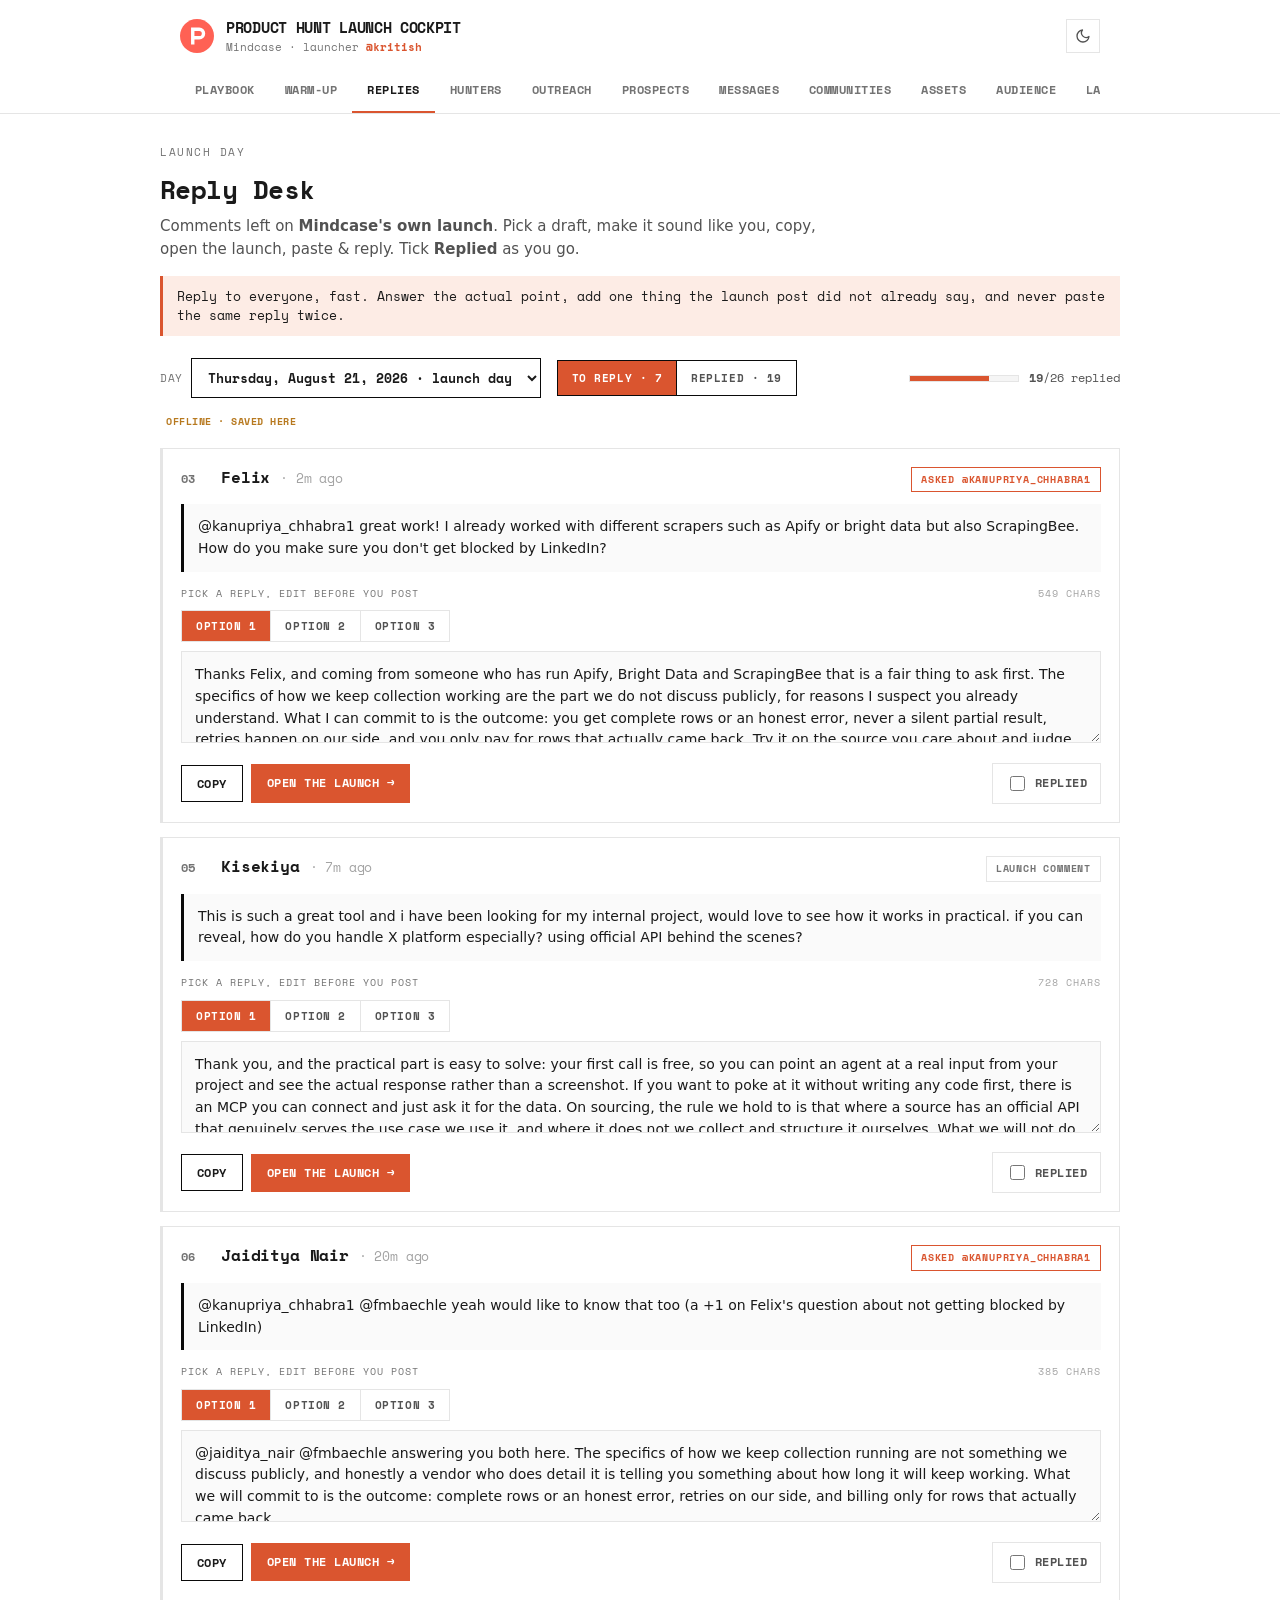
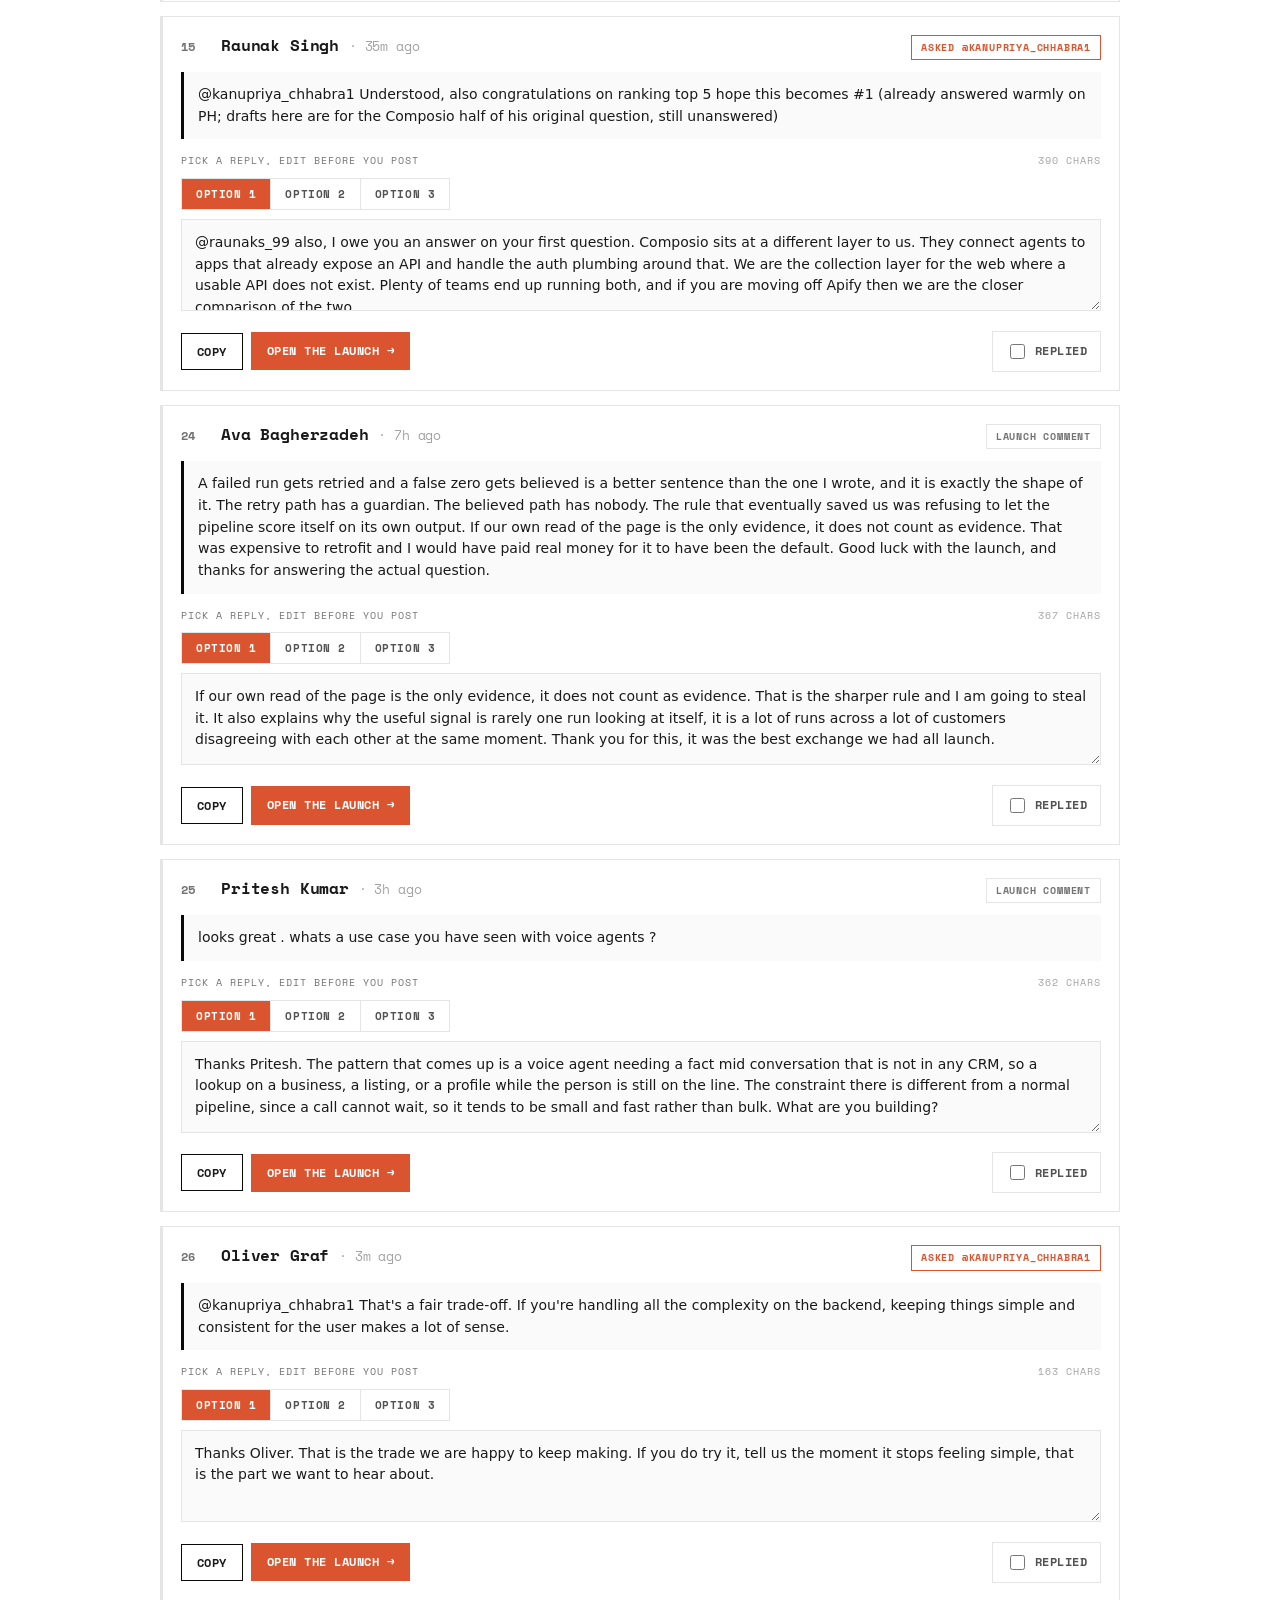
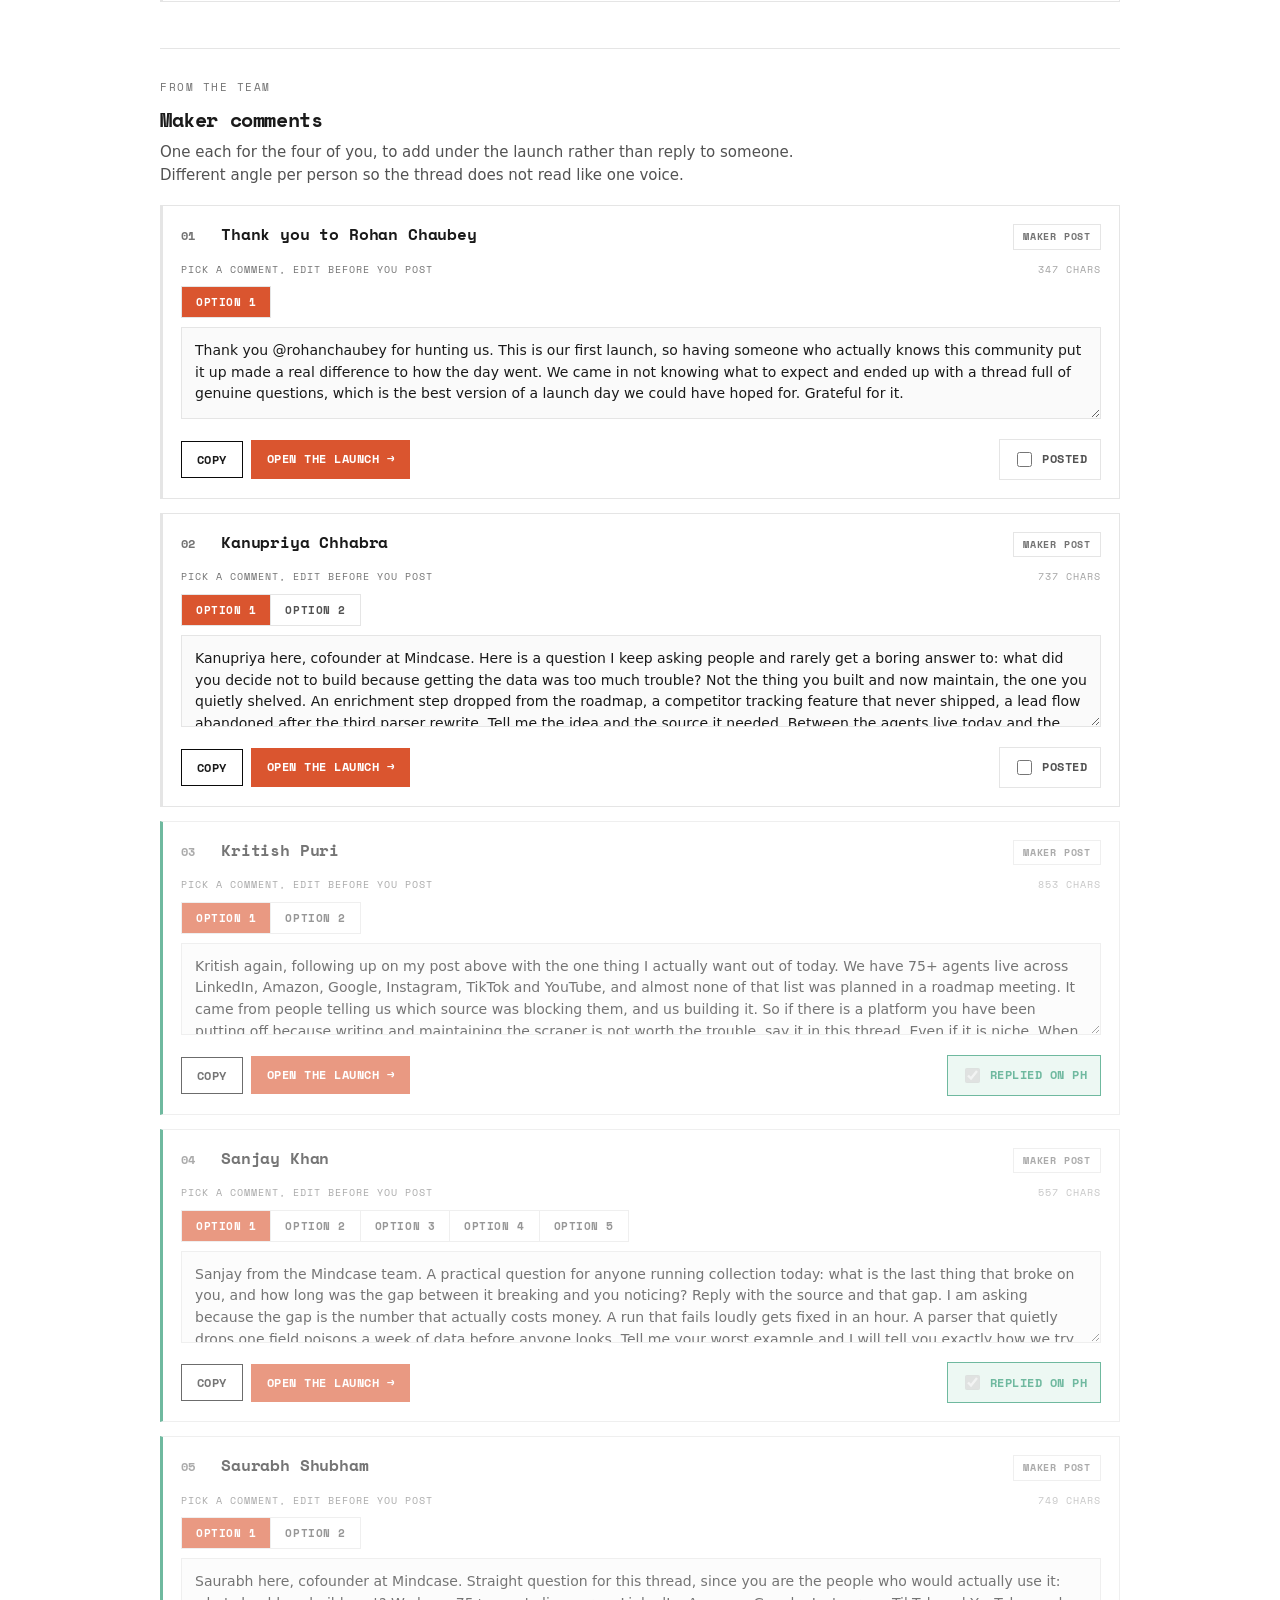
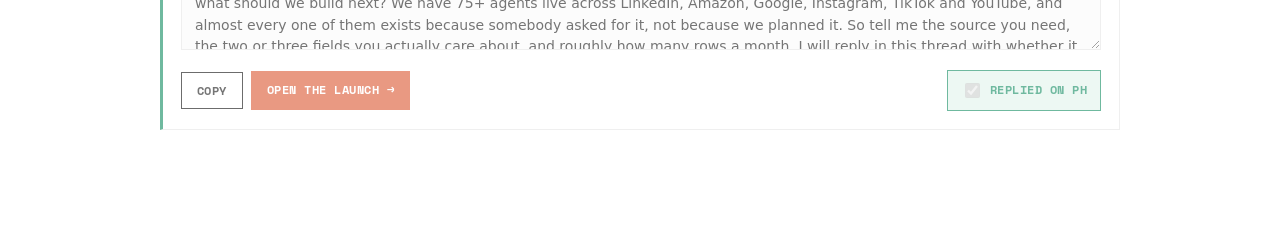
<file: replies.html>
<!doctype html>
<html lang="en">
<head>
<meta charset="utf-8" />
<meta name="viewport" content="width=device-width, initial-scale=1" />
<title>Replies · Launch Cockpit</title>
<link rel="preconnect" href="https://fonts.googleapis.com" />
<link rel="preconnect" href="https://fonts.gstatic.com" crossorigin />
<link href="https://fonts.googleapis.com/css2?family=Space+Mono:ital,wght@0,400;0,700;1,400&display=swap" rel="stylesheet" />
<link rel="stylesheet" href="style.css" />
<style>
  .wu-bar{ display:flex; align-items:center; gap:16px; flex-wrap:wrap; margin-top:22px; }
  .wu-bar .datepick{ display:flex; align-items:center; gap:8px; font-family:var(--mono); font-size:11px; text-transform:uppercase; letter-spacing:.05em; color:var(--ink-faint); }
  .datesel{ font-family:var(--mono); font-size:13px; font-weight:700; color:var(--ink); background:var(--surface); border:1px solid var(--line-strong); border-radius:0; padding:8px 12px; cursor:pointer; color-scheme:light dark; }
  .empty-board{ font-family:var(--mono); font-size:13px; color:var(--ink-faint); border:1px dashed var(--line); padding:26px 20px; text-align:center; }
  .viewtabs{ display:flex; border:1px solid var(--line-strong); }
  .vtab{ font-family:var(--mono); font-size:11px; font-weight:700; text-transform:uppercase; letter-spacing:.05em; padding:9px 14px; background:var(--surface); color:var(--ink-soft); border:none; border-right:1px solid var(--line-strong); cursor:pointer; transition:background .12s, color .12s; }
  .vtab:last-child{ border-right:none; }
  .vtab:hover{ background:var(--muted); }
  .vtab.active{ background:var(--ph); color:#fff; }
  .vtab .n{ font-variant-numeric:tabular-nums; }
  .view[hidden]{ display:none; }
  .wu-bar .spacer{ flex:1; }
  .progress{ display:flex; align-items:center; gap:10px; font-family:var(--mono); font-size:12px; color:var(--ink-soft); font-variant-numeric:tabular-nums; }
  .pmeter{ width:110px; height:7px; background:var(--muted); border:1px solid var(--line); overflow:hidden; }
  .pmeter i{ display:block; height:100%; width:0%; background:var(--ph); transition:width .5s cubic-bezier(.22,1,.36,1); }

  .card{ background:var(--surface); border:1px solid var(--line); border-left:3px solid var(--line); margin-bottom:14px; transition:border-color .18s ease, opacity .2s ease; }
  .card:hover{ border-left-color:var(--ph); }
  .card.posted{ opacity:.6; border-left-color:var(--good); }
  .card-top{ padding:16px 18px 12px; display:flex; gap:14px; align-items:baseline; }
  .idx{ font-family:var(--mono); font-size:12px; color:var(--ink-faint); width:26px; flex:none; font-weight:700; font-variant-numeric:tabular-nums; }
  .meta{ flex:1; min-width:0; }
  .meta .name{ font-family:var(--mono); font-size:16px; font-weight:700; letter-spacing:-.01em; }
  .meta .when{ color:var(--ink-ghost); font-weight:400; font-size:13px; }
  .tag{ flex:none; font-family:var(--mono); font-size:10px; font-weight:700; letter-spacing:.08em; text-transform:uppercase; padding:4px 9px; background:transparent; color:var(--ink-faint); border:1px solid var(--line); }
  .tag.you{ color:var(--ph); border-color:var(--ph); }
  .said{ margin:0 18px 14px; padding:12px 14px; background:var(--muted2); border-left:3px solid var(--line-strong); font-size:14px; line-height:1.55; color:var(--ink); }
  .comment-wrap{ padding:0 18px 12px; }
  .comment-label{ font-family:var(--mono); font-size:10px; letter-spacing:.1em; text-transform:uppercase; color:var(--ink-faint); margin-bottom:9px; display:flex; justify-content:space-between; }
  .comment-label .count{ color:var(--ink-ghost); }
  .opts{ display:flex; flex-wrap:wrap; margin-bottom:9px; border:1px solid var(--line); width:fit-content; max-width:100%; }
  .opt{ font-family:var(--mono); font-size:11px; font-weight:700; text-transform:uppercase; letter-spacing:.05em; padding:7px 14px; background:var(--surface); color:var(--ink-soft); border:none; border-right:1px solid var(--line); cursor:pointer; transition:background .12s, color .12s; }
  .opt:last-child{ border-right:none; }
  .opt:hover{ background:var(--muted); }
  .opt.active{ background:var(--ph); color:#fff; }
  textarea{ width:100%; min-height:92px; resize:vertical; font-family:var(--sans); font-size:14px; line-height:1.55; color:var(--ink); background:var(--muted2); border:1px solid var(--line); border-radius:0; padding:12px 13px; outline:none; transition:border-color .12s; }
  textarea:focus{ border-color:var(--ph); }
  .actions{ display:flex; gap:8px; align-items:center; padding:0 18px 18px; flex-wrap:wrap; }
  .actions .spacer{ flex:1; }
  .btn-copy.copied{ background:var(--good); color:#fff; border-color:var(--good); }
  .postbox{ font-family:var(--mono); display:flex; align-items:center; gap:7px; font-size:12px; font-weight:700; text-transform:uppercase; letter-spacing:.04em; color:var(--ink-soft); cursor:pointer; user-select:none; padding:9px 13px; border:1px solid var(--line); }
  .postbox input{ accent-color:var(--good); width:15px; height:15px; }
  .card.posted .postbox{ color:var(--good); border-color:var(--good); background:var(--good-soft); }
  .syncst{ font-family:var(--mono); font-size:10px; font-weight:700; text-transform:uppercase; letter-spacing:.05em; color:var(--ink-faint); white-space:nowrap; margin-left:6px; }
  .syncst.ok{ color:var(--good); }
  .syncst.warn{ color:var(--warn); }
  .maker-sec{ margin-top:46px; padding-top:30px; border-top:1px solid var(--line); }
  .sub-title{ font-family:var(--mono); font-size:20px; letter-spacing:-.02em; margin:8px 0 6px; }
  .card.maker{ border-left-color:var(--line); }
  .card.maker .tag{ color:var(--ph); border-color:var(--ph); }
</style>
</head>
<body data-page="replies">
<div id="app-nav"></div>

<div class="wrap page">
  <div class="kicker">Launch day</div>
  <h2 class="title">Reply Desk</h2>
  <p class="lead">Comments left on <b>Mindcase's own launch</b>. Pick a draft, make it sound like you, copy, open the launch, paste &amp; reply. Tick <b>Replied</b> as you go.</p>
  <div class="callout">Reply to everyone, fast. Answer the actual point, add one thing the launch post did not already say, and never paste the same reply twice.</div>

  <div class="wu-bar">
    <div class="datepick">
      <span>Day</span>
      <select class="datesel" id="daySel"></select>
    </div>
    <div class="viewtabs">
      <button class="vtab active" id="tabActive" data-view="active">To reply <span class="n" id="cntActive">· 0</span></button>
      <button class="vtab" id="tabPosted" data-view="posted">Replied <span class="n" id="cntPosted">· 0</span></button>
    </div>
    <div class="spacer"></div>
    <div class="progress"><div class="pmeter"><i id="pfill"></i></div><span><b id="pdone">0</b>/<span id="ptotal">0</span> replied</span></div>
    <span class="syncst" id="syncStatus" title="Replied ticks sync across every device and person">syncing…</span>
  </div>

  <div id="cardsActive" class="view" style="margin-top:18px;"></div>
  <div id="cardsPosted" class="view" hidden style="margin-top:18px;"></div>

  <div class="maker-sec">
    <div class="kicker">From the team</div>
    <h3 class="sub-title">Maker comments</h3>
    <p class="lead">One each for the four of you, to add under the launch rather than reply to someone. Different angle per person so the thread does not read like one voice.</p>
    <div id="cardsMakers" style="margin-top:18px;"></div>
  </div>
</div>

<script src="nav.js"></script>
<!-- replies.js changes on every pull, so never let a cached copy win -->
<script>document.write('<scr' + 'ipt src="replies.js?t=' + Date.now() + '"><\/scr' + 'ipt>');</script>
<script>
const PH = "https://www.producthunt.com";
const allDays = Object.keys(window.REPLIES).sort();
const latest = allDays[allDays.length - 1];
let currentDate = latest;
let currentView = "active";

const sel = document.getElementById("daySel");
sel.innerHTML = allDays.slice().reverse().map(d =>
  `<option value="${d}"${d === latest ? " selected" : ""}>${window.REPLIES[d].label}</option>`).join("");

/* Per-device draft text + chosen option */
const KEY = (date, id) => `phwd-reply:${date}:${id}`;
function loadState(date, id){ try{ return JSON.parse(localStorage.getItem(KEY(date,id)))||{}; }catch(e){ return {}; } }
function saveState(date, id, s){ localStorage.setItem(KEY(date,id), JSON.stringify(s)); }

/* Shared "Replied" state — same blob the Warm-up desk uses, namespaced under
   a "replied:<date>" key so it can never collide with a warm-up board date. */
const SYNC_URL = "https://jsonblob.com/api/jsonBlob/019fcc2e-b952-7d54-bee7-8d363961fd63";
const NS = (date) => "replied:" + date;
let SHARED = { posted: {} };
let sharedLoaded = false;
function setSync(txt, cls){ const e = document.getElementById("syncStatus"); if (e){ e.textContent = txt; e.className = "syncst " + (cls || ""); } }
/* A comment counts as done if the pull marked it answered on PH, or if
   someone ticked it here. The PH state wins, so the desk never shows a
   card you have already replied to. */
function answeredOnPH(date, id){
  const day = window.REPLIES[date];
  if (!day) return false;
  const c = day.comments.concat(day.makers || []).find(x => x.id === id);
  return !!(c && c.answered);
}
function isDone(date, id){
  if (answeredOnPH(date, id)) return true;
  const k = NS(date);
  if (sharedLoaded) return !!(SHARED.posted[k] && SHARED.posted[k][id]);
  return !!loadState(date, id).replied;
}
function fetchOpts(extra){
  return Object.assign({ cache:"no-store", signal: AbortSignal.timeout(6000) }, extra || {});
}
async function pullShared(){
  try {
    const r = await fetch(SYNC_URL, fetchOpts({ headers:{ Accept:"application/json" } }));
    if (r.ok){
      const d = await r.json();
      SHARED = { posted: (d && d.posted && typeof d.posted === "object") ? d.posted : {} };
      sharedLoaded = true; setSync("synced", "ok");
      return true;
    }
  } catch(e){}
  setSync("offline · saved here", "warn");
  return false;
}
async function pushShared(){
  try {
    setSync("saving…", "");
    const r = await fetch(SYNC_URL, fetchOpts({ method:"PUT", headers:{ "Content-Type":"application/json", Accept:"application/json" }, body: JSON.stringify(SHARED) }));
    if (r.ok){ setSync("synced", "ok"); return true; }
  } catch(e){}
  setSync("offline · saved here", "warn");
  return false;
}
let refreshing = false;
async function refreshFromShared(){
  if (refreshing) return; refreshing = true;
  const ok = await pullShared();
  const typing = document.activeElement && document.activeElement.tagName === "TEXTAREA";
  if (ok && window.REPLIES[currentDate] && !typing) render(currentDate);
  refreshing = false;
}

const activeEl = document.getElementById("cardsActive");
const postedEl = document.getElementById("cardsPosted");
const tabActive = document.getElementById("tabActive");
const tabPosted = document.getElementById("tabPosted");
tabActive.addEventListener("click", () => { currentView = "active"; applyView(); });
tabPosted.addEventListener("click", () => { currentView = "posted"; applyView(); });

function counts(){
  const cs = window.REPLIES[currentDate] ? window.REPLIES[currentDate].comments : [];
  let done = 0;
  cs.forEach(c => { if (isDone(currentDate, c.id)) done++; });
  return { done, active: cs.length - done, total: cs.length };
}
function updateStats(){
  const c = counts();
  document.getElementById("cntActive").textContent = "· " + c.active;
  document.getElementById("cntPosted").textContent = "· " + c.done;
  document.getElementById("pdone").textContent = c.done;
  document.getElementById("ptotal").textContent = c.total;
  document.getElementById("pfill").style.width = (c.total ? c.done/c.total*100 : 0) + "%";
}
function refreshEmpty(){
  [[activeEl, "Every comment has been answered. Check back as new ones land."],
   [postedEl, "Nothing replied to yet. Tick “Replied” on a card and it moves here."]].forEach(function(sp){
    const el = sp[0], msg = sp[1];
    const hasCard = el.querySelector(".card");
    let empty = el.querySelector(".empty-board");
    if (!hasCard){
      if (!empty){ empty = document.createElement("div"); empty.className = "empty-board"; el.appendChild(empty); }
      empty.textContent = msg;
    } else if (empty){ empty.remove(); }
  });
}
function applyView(){
  activeEl.hidden = (currentView !== "active");
  postedEl.hidden = (currentView !== "posted");
  tabActive.classList.toggle("active", currentView === "active");
  tabPosted.classList.toggle("active", currentView === "posted");
  refreshEmpty();
}
function moveBackToActive(card, i){
  const kids = Array.prototype.slice.call(activeEl.children);
  const after = kids.find(k => k.classList.contains("card") && parseInt(k.dataset.idx, 10) > i);
  if (after) activeEl.insertBefore(card, after); else activeEl.appendChild(card);
}
function esc(s){ return String(s).replace(/[&<>"]/g, m => ({ "&":"&amp;", "<":"&lt;", ">":"&gt;", '"':"&quot;" }[m])); }

function buildCard(date, c, i, launchHref){
  const st = loadState(date, c.id);
  const chosen = (st.opt != null) ? st.opt : 0;
  const done = isDone(date, c.id);
  const card = document.createElement("section");
  card.className = "card" + (done ? " posted" : "");
  card.dataset.idx = i;
  const optBtns = c.drafts.map((d, idx) =>
    `<button class="opt${idx===chosen?" active":""}" data-i="${idx}">Option ${idx+1}</button>`).join("");
  card.innerHTML = `
    <div class="card-top">
      <div class="idx">${String(i+1).padStart(2,"0")}</div>
      <div class="meta">
        <div class="name">${esc(c.author)}${c.when ? ` <span class="when">· ${esc(c.when)}</span>` : ""}</div>
      </div>
      ${c.addressed ? `<span class="tag you">Asked ${esc(c.addressed)}</span>` : `<span class="tag">${c.body ? "Launch comment" : "Maker post"}</span>`}
    </div>
    ${c.body ? `<blockquote class="said">${esc(c.body)}</blockquote>` : ""}
    <div class="comment-wrap">
      <div class="comment-label"><span>${c.body ? "Pick a reply, edit before you post" : "Pick a comment, edit before you post"}</span><span class="count">0 chars</span></div>
      <div class="opts">${optBtns}</div>
      <textarea spellcheck="true"></textarea>
    </div>
    <div class="actions">
      <button class="btn btn-copy act">Copy</button>
      <a class="btn btn-primary" href="${PH}${launchHref}" target="_blank" rel="noopener">Open the launch →</a>
      <span class="spacer"></span>
      <label class="postbox"><input type="checkbox" class="posted-cb" ${done ? "checked" : ""} ${answeredOnPH(date, c.id) ? "disabled" : ""}/> ${answeredOnPH(date, c.id) ? "Replied on PH" : (c.body ? "Replied" : "Posted")}</label>
    </div>`;

  const ta = card.querySelector("textarea");
  const count = card.querySelector(".count");
  const setCount = () => count.textContent = ta.value.trim().length + " chars";
  ta.value = (st.text != null) ? st.text : c.drafts[chosen];
  setCount();
  ta.addEventListener("input", () => { setCount(); const s = loadState(date,c.id); s.text = ta.value; saveState(date,c.id,s); });

  card.querySelectorAll(".opt").forEach(btn => btn.addEventListener("click", () => {
    const idx = parseInt(btn.dataset.i,10);
    card.querySelectorAll(".opt").forEach(b => b.classList.remove("active"));
    btn.classList.add("active");
    ta.value = c.drafts[idx]; setCount();
    const s = loadState(date,c.id); s.opt = idx; s.text = c.drafts[idx]; saveState(date,c.id,s);
  }));

  const copyBtn = card.querySelector(".btn-copy");
  copyBtn.addEventListener("click", async () => {
    try{ await navigator.clipboard.writeText(ta.value); }catch(e){ ta.select(); document.execCommand("copy"); }
    copyBtn.textContent = "Copied ✓"; copyBtn.classList.add("copied");
    setTimeout(() => { copyBtn.textContent = "Copy"; copyBtn.classList.remove("copied"); }, 1500);
  });

  const cb = card.querySelector(".posted-cb");
  cb.addEventListener("change", async () => {
    const val = cb.checked, k = NS(date);
    SHARED.posted[k] = SHARED.posted[k] || {};
    if (val) SHARED.posted[k][c.id] = true; else delete SHARED.posted[k][c.id];
    const s = loadState(date,c.id); s.replied = val; saveState(date,c.id,s);
    card.classList.toggle("posted", val);
    // Maker posts live in their own section, so they stay put when ticked.
    if (c.body){ if (val) postedEl.appendChild(card); else moveBackToActive(card, i); }
    updateStats(); refreshEmpty();
    try {
      const r = await fetch(SYNC_URL, { headers:{ Accept:"application/json" }, cache:"no-store" });
      if (r.ok){ const d = await r.json(); if (d && d.posted){ SHARED.posted = d.posted; SHARED.posted[k] = SHARED.posted[k] || {}; if (val) SHARED.posted[k][c.id] = true; else delete SHARED.posted[k][c.id]; } }
    } catch(e){}
    await pushShared();
  });
  return card;
}

function render(date){
  currentDate = date;
  activeEl.innerHTML = ""; postedEl.innerHTML = "";
  const day = window.REPLIES[date];
  day.comments.forEach((c, i) => {
    const card = buildCard(date, c, i, day.launchHref);
    (isDone(date, c.id) ? postedEl : activeEl).appendChild(card);
  });
  renderMakers(day);
  updateStats();
  applyView();
}
function renderMakers(day){
  const el = document.getElementById("cardsMakers");
  el.innerHTML = "";
  (day.makers || []).forEach((m, i) => el.appendChild(buildCard(currentDate, m, i, day.launchHref)));
}
sel.addEventListener("change", () => render(sel.value));
window.addEventListener("focus", refreshFromShared);
(async function init(){
  render(latest);
  await pullShared();
  if (window.REPLIES[currentDate]) render(currentDate);
})();
</script>
</body>
</html>
</file>
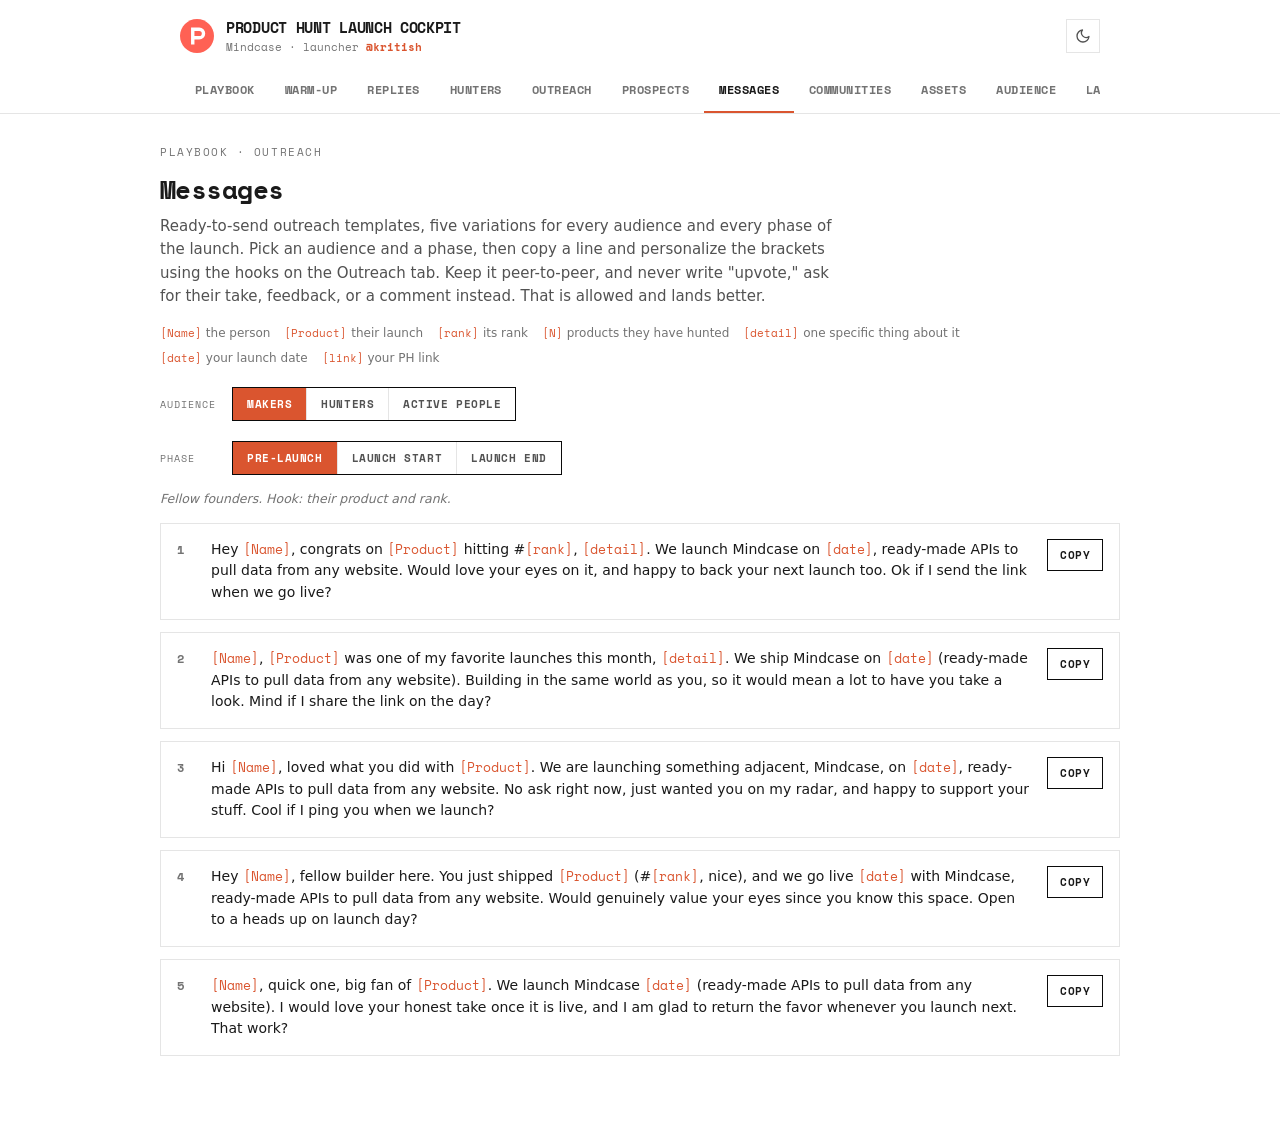
<file: templates.html>
<!doctype html>
<html lang="en">
<head>
<meta charset="utf-8" />
<meta name="viewport" content="width=device-width, initial-scale=1" />
<title>Messages · Launch Cockpit</title>
<link rel="preconnect" href="https://fonts.googleapis.com" />
<link rel="preconnect" href="https://fonts.gstatic.com" crossorigin />
<link href="https://fonts.googleapis.com/css2?family=Space+Mono:ital,wght@0,400;0,700;1,400&display=swap" rel="stylesheet" />
<link rel="stylesheet" href="style.css" />
<style>
  .legend{ display:flex; flex-wrap:wrap; gap:6px 14px; margin-top:16px; }
  .legend code{ font-family:var(--mono); font-size:11px; color:var(--ph); }
  .legend span{ font-size:12px; color:var(--ink-faint); }
  .tabrow{ display:flex; flex-wrap:wrap; gap:8px; margin-top:20px; align-items:center; }
  .tabrow .lbl{ font-family:var(--mono); font-size:10px; text-transform:uppercase; letter-spacing:.1em; color:var(--ink-faint); width:64px; flex:none; }
  .seg{ display:flex; border:1px solid var(--line-strong); }
  .seg button{ font-family:var(--mono); font-size:11px; font-weight:700; text-transform:uppercase; letter-spacing:.05em; padding:8px 14px; background:var(--surface); color:var(--ink-soft); border:none; border-right:1px solid var(--line); cursor:pointer; transition:background .12s,color .12s; }
  .seg button:last-child{ border-right:none; }
  .seg button:hover{ background:var(--muted); }
  .seg button.active{ background:var(--ph); color:#fff; }
  .aud-desc{ font-size:12.5px; color:var(--ink-faint); margin-top:14px; font-style:italic; }
  .msgs{ display:flex; flex-direction:column; gap:12px; margin-top:14px; }
  .msg{ border:1px solid var(--line); background:var(--surface); padding:15px 16px; display:flex; gap:14px; align-items:flex-start; }
  .msg .num{ font-family:var(--mono); font-size:12px; font-weight:700; color:var(--ink-faint); flex:none; width:20px; padding-top:2px; }
  .msg .txt{ flex:1; font-size:14px; line-height:1.55; color:var(--ink); }
  .msg .txt code{ font-family:var(--mono); font-size:12.5px; color:var(--ph); background:none; }
  .copybtn{ flex:none; font-family:var(--mono); font-size:11px; font-weight:700; text-transform:uppercase; letter-spacing:.04em; padding:7px 12px; background:var(--surface); color:var(--ink); border:1px solid var(--line-strong); cursor:pointer; }
  .copybtn:hover{ background:var(--muted); }
  .copybtn.done{ background:var(--good); color:#fff; border-color:var(--good); }
</style>
</head>
<body data-page="templates">
<div id="app-nav"></div>
<div class="wrap page">
  <div class="kicker">Playbook · Outreach</div>
  <h2 class="title">Messages</h2>
  <p class="lead">Ready-to-send outreach templates, five variations for every audience and every phase of the launch. Pick an audience and a phase, then copy a line and personalize the brackets using the hooks on the Outreach tab. Keep it peer-to-peer, and never write "upvote," ask for their take, feedback, or a comment instead. That is allowed and lands better.</p>

  <div class="legend">
    <span><code>[Name]</code> the person</span>
    <span><code>[Product]</code> their launch</span>
    <span><code>[rank]</code> its rank</span>
    <span><code>[N]</code> products they have hunted</span>
    <span><code>[detail]</code> one specific thing about it</span>
    <span><code>[date]</code> your launch date</span>
    <span><code>[link]</code> your PH link</span>
  </div>

  <div class="tabrow"><span class="lbl">Audience</span><div class="seg" id="audseg"></div></div>
  <div class="tabrow"><span class="lbl">Phase</span><div class="seg" id="phaseg"></div></div>
  <p class="aud-desc" id="auddesc"></p>

  <div class="msgs" id="msgs"></div>
</div>

<script src="templates.js"></script>
<script>
(function(){
  var T = window.TEMPLATES; if(!T) return;
  var aud = T.meta.audiences[0][0], ph = T.meta.phases[0][0];
  function esc(s){ return (s||'').replace(/[&<>"]/g,function(c){return {'&':'&amp;','<':'&lt;','>':'&gt;','"':'&quot;'}[c]; }); }
  function hl(s){ return esc(s).replace(/(\[[^\]]+\])/g,'<code>$1</code>'); }

  function buildSeg(id, items, cur, cb){
    var el = document.getElementById(id);
    el.innerHTML = items.map(function(it){
      return '<button data-k="'+it[0]+'"'+(it[0]===cur?' class="active"':'')+'>'+esc(it[1])+'</button>';
    }).join('');
    el.querySelectorAll('button').forEach(function(b){
      b.addEventListener('click', function(){
        el.querySelectorAll('button').forEach(function(x){x.classList.remove('active');});
        b.classList.add('active'); cb(b.getAttribute('data-k'));
      });
    });
  }
  function render(){
    var desc = (T.meta.audiences.find(function(a){return a[0]===aud;})||[])[2] || '';
    document.getElementById('auddesc').textContent = desc;
    var list = (T[aud] && T[aud][ph]) || [];
    document.getElementById('msgs').innerHTML = list.map(function(m,i){
      return '<div class="msg"><span class="num">'+(i+1)+'</span>'
        + '<div class="txt">'+hl(m)+'</div>'
        + '<button class="copybtn" data-msg="'+esc(m)+'">Copy</button></div>';
    }).join('');
    document.querySelectorAll('#msgs .copybtn').forEach(function(b){
      b.addEventListener('click', async function(){
        var text = b.getAttribute('data-msg');
        try{ await navigator.clipboard.writeText(text); }catch(e){ var ta=document.createElement('textarea'); ta.value=text; document.body.appendChild(ta); ta.select(); document.execCommand('copy'); ta.remove(); }
        b.textContent='Copied'; b.classList.add('done');
        setTimeout(function(){ b.textContent='Copy'; b.classList.remove('done'); }, 1400);
      });
    });
  }
  buildSeg('audseg', T.meta.audiences, aud, function(k){ aud=k; render(); });
  buildSeg('phaseg', T.meta.phases, ph, function(k){ ph=k; render(); });
  render();
})();
</script>
<script src="nav.js"></script>
</body>
</html>
</file>
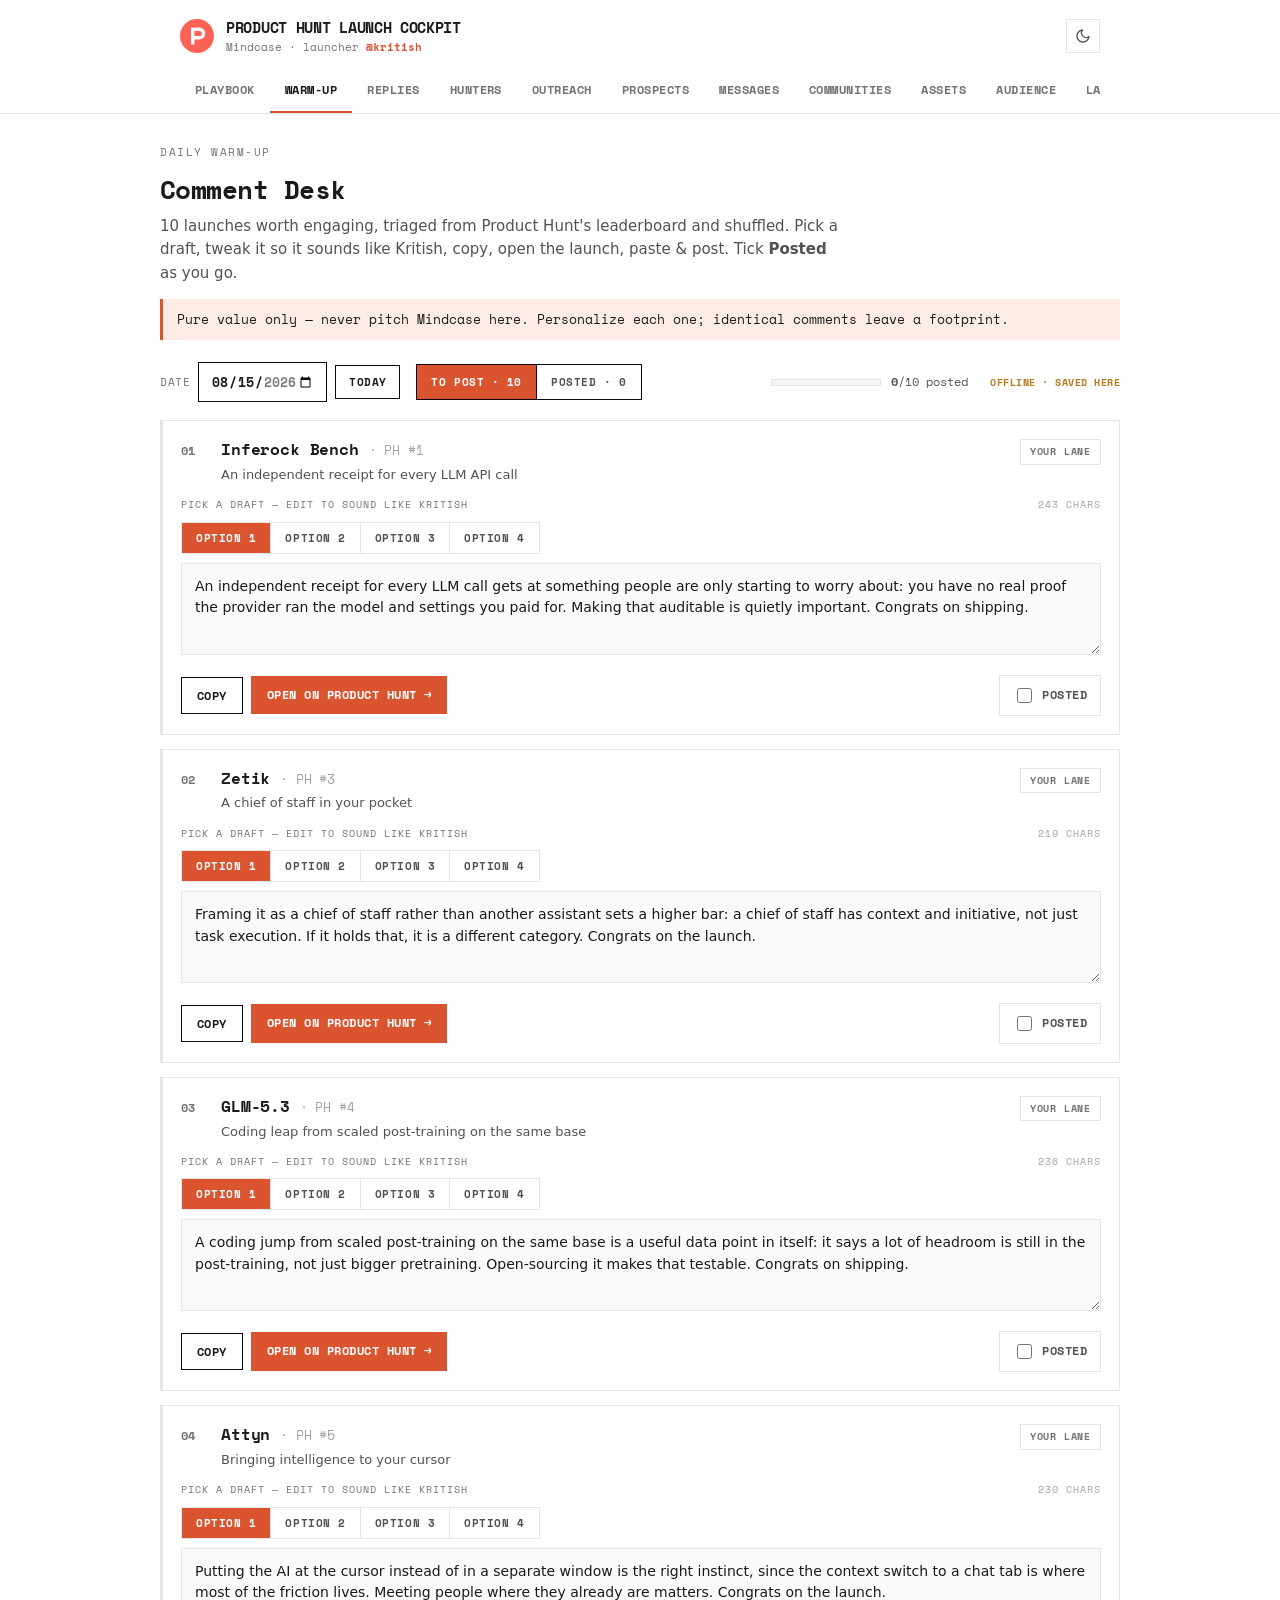
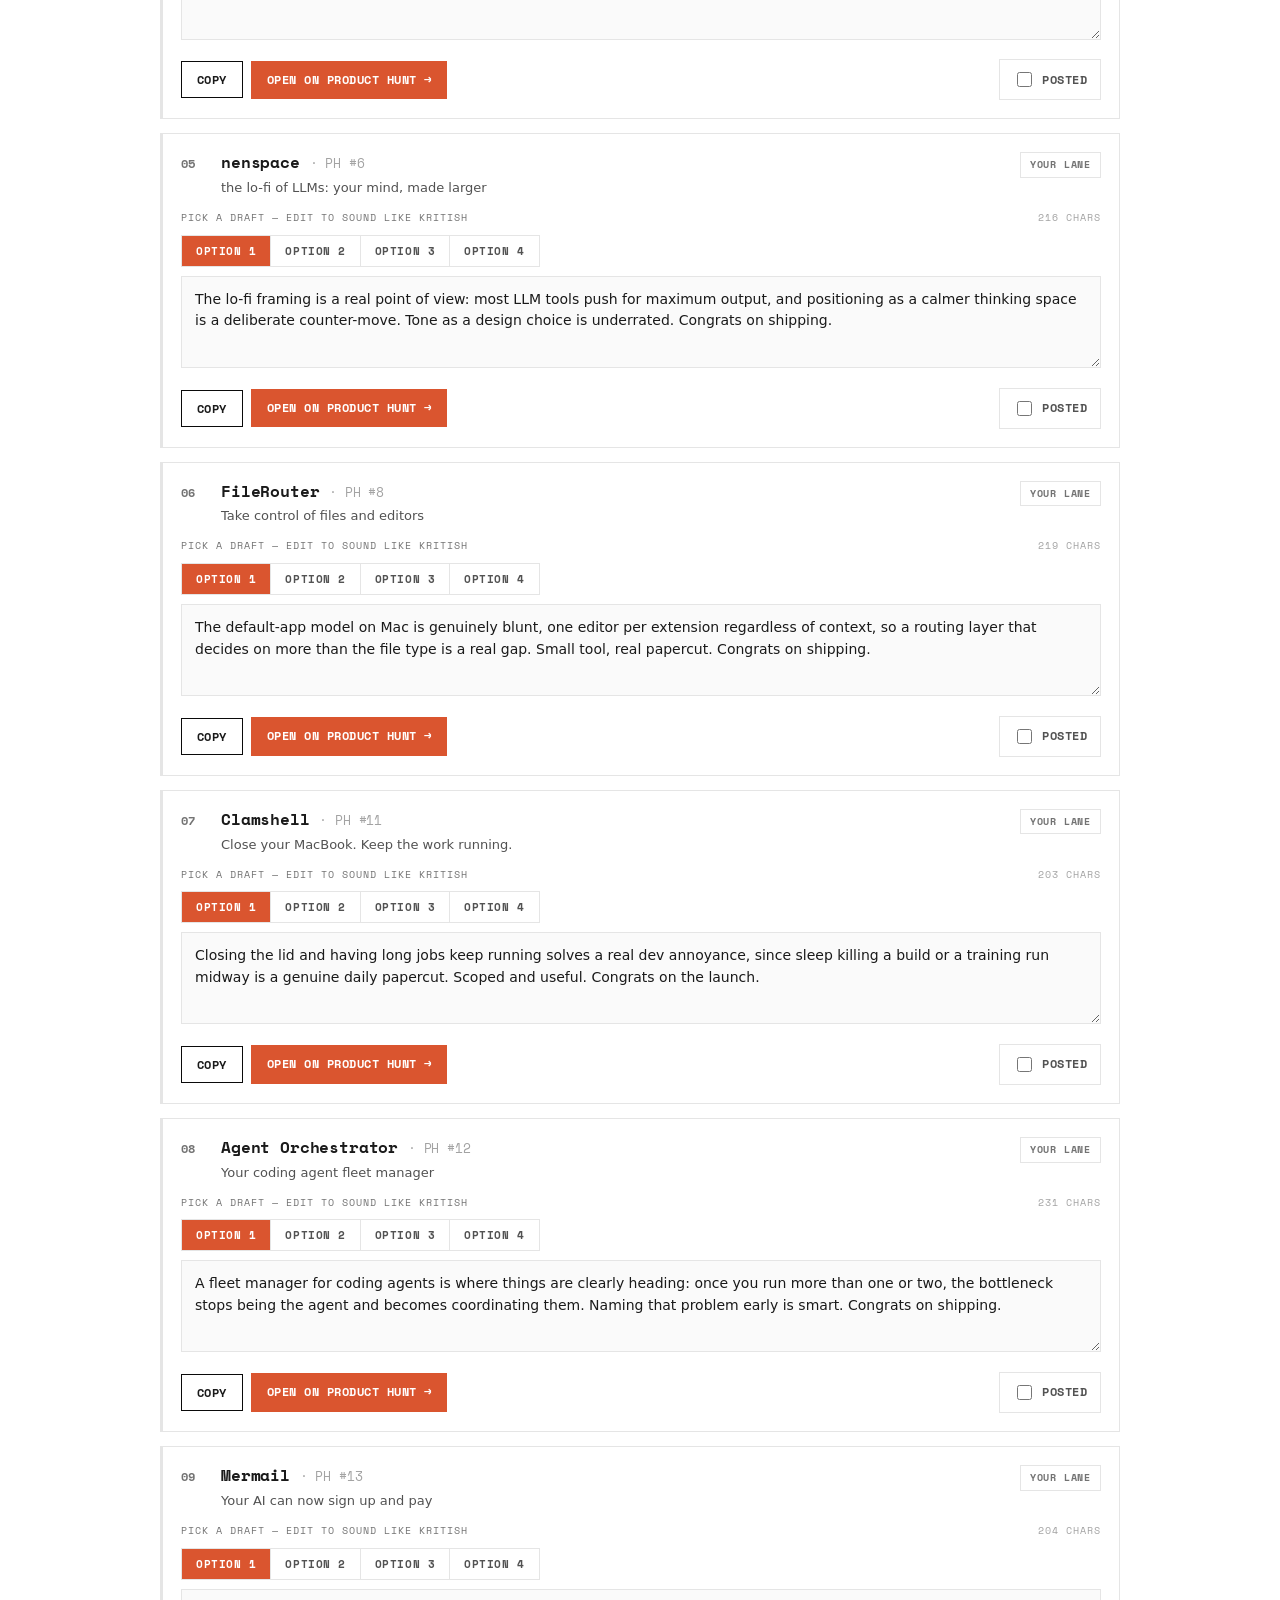
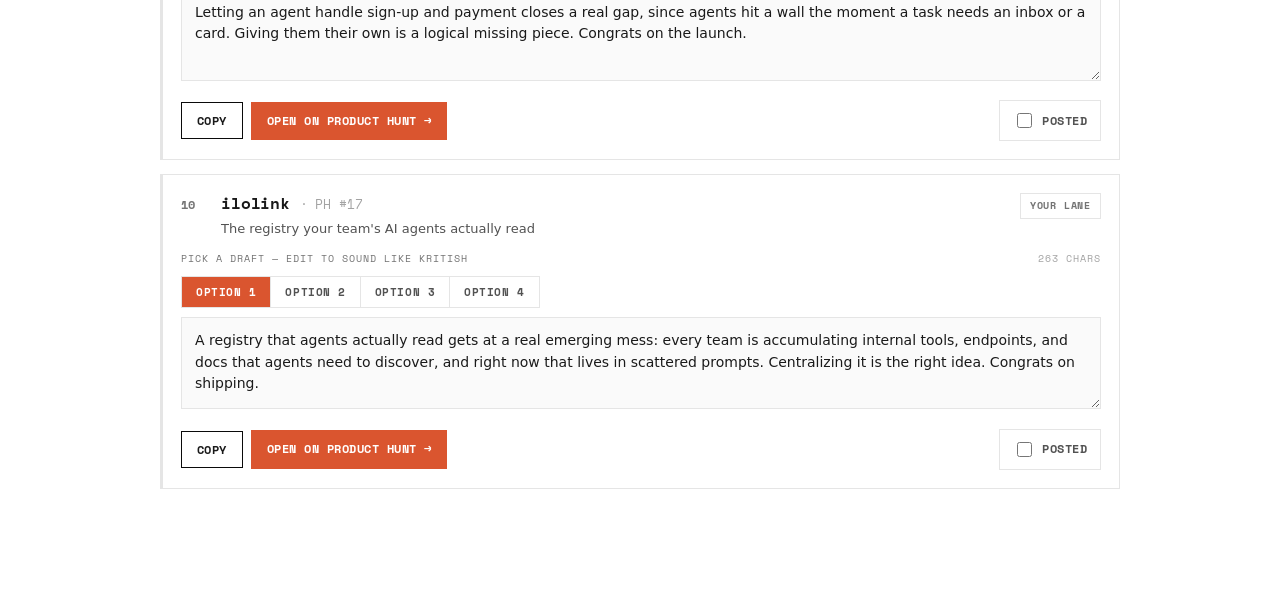
<file: warmup.html>
<!doctype html>
<html lang="en">
<head>
<meta charset="utf-8" />
<meta name="viewport" content="width=device-width, initial-scale=1" />
<title>Warm-up · Launch Cockpit</title>
<link rel="preconnect" href="https://fonts.googleapis.com" />
<link rel="preconnect" href="https://fonts.gstatic.com" crossorigin />
<link href="https://fonts.googleapis.com/css2?family=Space+Mono:ital,wght@0,400;0,700;1,400&display=swap" rel="stylesheet" />
<link rel="stylesheet" href="style.css" />
<style>
  .wu-bar{ display:flex; align-items:center; gap:16px; flex-wrap:wrap; margin-top:22px; }
  .wu-bar .datepick{ display:flex; align-items:center; gap:8px; font-family:var(--mono); font-size:11px; text-transform:uppercase; letter-spacing:.05em; color:var(--ink-faint); }
  .datesel{ font-family:var(--mono); font-size:13px; font-weight:700; color:var(--ink); background:var(--surface); border:1px solid var(--line-strong); border-radius:0; padding:8px 12px; cursor:pointer; color-scheme:light dark; }
  #todayBtn{ font-size:11px; padding:8px 13px; }
  .empty-board{ font-family:var(--mono); font-size:13px; color:var(--ink-faint); border:1px dashed var(--line); padding:26px 20px; text-align:center; }
  .viewtabs{ display:flex; border:1px solid var(--line-strong); }
  .vtab{ font-family:var(--mono); font-size:11px; font-weight:700; text-transform:uppercase; letter-spacing:.05em; padding:9px 14px; background:var(--surface); color:var(--ink-soft); border:none; border-right:1px solid var(--line-strong); cursor:pointer; transition:background .12s, color .12s; }
  .vtab:last-child{ border-right:none; }
  .vtab:hover{ background:var(--muted); }
  .vtab.active{ background:var(--ph); color:#fff; }
  .vtab .n{ font-variant-numeric:tabular-nums; }
  .view[hidden]{ display:none; }
  .wu-bar .spacer{ flex:1; }
  .today-flag{ font-family:var(--mono); font-size:10px; font-weight:700; text-transform:uppercase; letter-spacing:.06em; padding:3px 8px; background:var(--ph-soft); color:var(--ph); border:1px solid var(--ph); }
  .progress{ display:flex; align-items:center; gap:10px; font-family:var(--mono); font-size:12px; color:var(--ink-soft); font-variant-numeric:tabular-nums; }
  .pmeter{ width:110px; height:7px; background:var(--muted); border:1px solid var(--line); overflow:hidden; }
  .pmeter i{ display:block; height:100%; width:0%; background:var(--ph); transition:width .5s cubic-bezier(.22,1,.36,1); }
  .toggle{ font-family:var(--mono); font-size:11px; color:var(--ink-soft); display:flex; align-items:center; gap:6px; cursor:pointer; user-select:none; text-transform:uppercase; letter-spacing:.03em; }
  .toggle input{ accent-color:var(--ph); }

  .card{ background:var(--surface); border:1px solid var(--line); border-left:3px solid var(--line); margin-bottom:14px; transition:border-color .18s ease, opacity .2s ease; }
  .card:hover{ border-left-color:var(--ph); }
  .card.posted{ opacity:.6; border-left-color:var(--good); }
  .card.hide{ display:none; }
  .card-top{ padding:16px 18px 12px; display:flex; gap:14px; align-items:baseline; }
  .idx{ font-family:var(--mono); font-size:12px; color:var(--ink-faint); width:26px; flex:none; font-weight:700; font-variant-numeric:tabular-nums; }
  .meta{ flex:1; min-width:0; }
  .meta .name{ font-family:var(--mono); font-size:16px; font-weight:700; letter-spacing:-.01em; }
  .meta .phrank{ color:var(--ink-ghost); font-weight:400; font-size:13px; }
  .meta .tagline{ font-size:13px; color:var(--ink-soft); margin-top:3px; }
  .tag{ flex:none; font-family:var(--mono); font-size:10px; font-weight:700; letter-spacing:.08em; text-transform:uppercase; padding:4px 9px; background:transparent; color:var(--ink-faint); border:1px solid var(--line); }
  .comment-wrap{ padding:0 18px 12px; }
  .comment-label{ font-family:var(--mono); font-size:10px; letter-spacing:.1em; text-transform:uppercase; color:var(--ink-faint); margin-bottom:9px; display:flex; justify-content:space-between; }
  .comment-label .count{ color:var(--ink-ghost); }
  .opts{ display:flex; margin-bottom:9px; border:1px solid var(--line); width:fit-content; }
  .opt{ font-family:var(--mono); font-size:11px; font-weight:700; text-transform:uppercase; letter-spacing:.05em; padding:7px 14px; background:var(--surface); color:var(--ink-soft); border:none; border-right:1px solid var(--line); cursor:pointer; transition:background .12s, color .12s; }
  .opt:last-child{ border-right:none; }
  .opt:hover{ background:var(--muted); }
  .opt.active{ background:var(--ph); color:#fff; }
  textarea{ width:100%; min-height:92px; resize:vertical; font-family:var(--sans); font-size:14px; line-height:1.55; color:var(--ink); background:var(--muted2); border:1px solid var(--line); border-radius:0; padding:12px 13px; outline:none; transition:border-color .12s; }
  textarea:focus{ border-color:var(--ph); }
  .actions{ display:flex; gap:8px; align-items:center; padding:0 18px 18px; flex-wrap:wrap; }
  .actions .spacer{ flex:1; }
  .btn-copy.copied{ background:var(--good); color:#fff; border-color:var(--good); }
  .postbox{ font-family:var(--mono); display:flex; align-items:center; gap:7px; font-size:12px; font-weight:700; text-transform:uppercase; letter-spacing:.04em; color:var(--ink-soft); cursor:pointer; user-select:none; padding:9px 13px; border:1px solid var(--line); }
  .postbox input{ accent-color:var(--good); width:15px; height:15px; }
  .card.posted .postbox{ color:var(--good); border-color:var(--good); background:var(--good-soft); }
  .readonly-note{ font-family:var(--mono); font-size:11px; color:var(--ink-faint); margin:2px 0 0; }
  .syncst{ font-family:var(--mono); font-size:10px; font-weight:700; text-transform:uppercase; letter-spacing:.05em; color:var(--ink-faint); white-space:nowrap; margin-left:6px; }
  .syncst.ok{ color:var(--good); }
  .syncst.warn{ color:var(--warn); }
</style>
</head>
<body data-page="warmup">
<div id="app-nav"></div>

<div class="wrap page">
  <div class="kicker">Daily warm-up</div>
  <h2 class="title">Comment Desk</h2>
  <p class="lead">10 launches worth engaging, triaged from Product Hunt's leaderboard and shuffled. Pick a draft, tweak it so it sounds like Kritish, copy, open the launch, paste &amp; post. Tick <b>Posted</b> as you go.</p>
  <div class="callout">Pure value only — never pitch Mindcase here. Personalize each one; identical comments leave a footprint.</div>

  <div class="wu-bar">
    <div class="datepick">
      <span>Date</span>
      <input type="date" class="datesel" id="dateSel" />
      <button class="btn" id="todayBtn">Today</button>
    </div>
    <div class="viewtabs">
      <button class="vtab active" id="tabActive" data-view="active">To post <span class="n" id="cntActive">· 0</span></button>
      <button class="vtab" id="tabPosted" data-view="posted">Posted <span class="n" id="cntPosted">· 0</span></button>
    </div>
    <div class="spacer"></div>
    <div class="progress"><div class="pmeter"><i id="pfill"></i></div><span><b id="pdone">0</b>/<span id="ptotal">0</span> posted</span></div>
    <span class="syncst" id="syncStatus" title="Posted ticks sync across every device and person">syncing…</span>
  </div>
  <p class="readonly-note" id="pastNote" hidden>Viewing a past day — for reference. Comments are best posted the day a product launches.</p>

  <div id="cardsActive" class="view" style="margin-top:18px;"></div>
  <div id="cardsPosted" class="view" hidden style="margin-top:18px;"></div>
</div>

<script src="nav.js"></script>
<script src="boards.js"></script>
<script>
const PH = "https://www.producthunt.com";
const allDates = Object.keys(window.BOARDS).sort();  // ascending
const earliest = allDates[0];
const latest = allDates[allDates.length - 1];
const sel = document.getElementById("dateSel");
sel.min = earliest; sel.max = latest; sel.value = latest;
const todayBtn = document.getElementById("todayBtn");

const KEY = (date, slug) => `phwd:${date}:${slug}`;
const slugOf = (href) => href.split("/").pop();
function loadState(date, slug){ try{ return JSON.parse(localStorage.getItem(KEY(date,slug)))||{}; }catch(e){ return {}; } }
function saveState(date, slug, s){ localStorage.setItem(KEY(date,slug), JSON.stringify(s)); }

/* ---- Shared, durable Posted state (syncs across every device + person) ---- */
const SYNC_URL = "https://jsonblob.com/api/jsonBlob/019fcc2e-b952-7d54-bee7-8d363961fd63";
let SHARED = { posted: {} };
let sharedLoaded = false;
function setSync(txt, cls){ const e = document.getElementById("syncStatus"); if (e){ e.textContent = txt; e.className = "syncst " + (cls || ""); } }
function isPosted(date, slug){
  if (sharedLoaded) return !!(SHARED.posted[date] && SHARED.posted[date][slug]);
  return !!loadState(date, slug).posted; // offline: fall back to this device's copy
}
function fetchOpts(extra){
  // jsonblob occasionally hangs; never block the desk on sync
  return Object.assign({ cache:"no-store", signal: AbortSignal.timeout(6000) }, extra || {});
}
async function pullShared(){
  try {
    const r = await fetch(SYNC_URL, fetchOpts({ headers:{ Accept:"application/json" } }));
    if (r.ok){
      const d = await r.json();
      SHARED = { posted: (d && d.posted && typeof d.posted === "object") ? d.posted : {} };
      sharedLoaded = true; setSync("synced", "ok");
      return true;
    }
  } catch(e){}
  setSync("offline · saved here", "warn");
  return false;
}
async function pushShared(){
  try {
    setSync("saving…", "");
    const r = await fetch(SYNC_URL, fetchOpts({ method:"PUT", headers:{ "Content-Type":"application/json", Accept:"application/json" }, body: JSON.stringify(SHARED) }));
    if (r.ok){ setSync("synced", "ok"); return true; }
  } catch(e){}
  setSync("offline · saved here", "warn");
  return false;
}
function migrateLocalToShared(){
  let changed = false;
  Object.keys(window.BOARDS).forEach(function(d){
    window.BOARDS[d].picks.forEach(function(p){
      const slug = slugOf(p.href);
      if (loadState(d, slug).posted && !(SHARED.posted[d] && SHARED.posted[d][slug])){
        SHARED.posted[d] = SHARED.posted[d] || {}; SHARED.posted[d][slug] = true; changed = true;
      }
    });
  });
  return changed;
}
let refreshing = false;
async function refreshFromShared(){
  if (refreshing) return; refreshing = true;
  const ok = await pullShared();
  const typing = document.activeElement && document.activeElement.tagName === "TEXTAREA";
  if (ok && window.BOARDS[currentDate] && !typing) render(currentDate);
  refreshing = false;
}

const activeEl = document.getElementById("cardsActive");
const postedEl = document.getElementById("cardsPosted");
const tabActive = document.getElementById("tabActive");
const tabPosted = document.getElementById("tabPosted");
let currentView = "active";
let currentDate = latest;

tabActive.addEventListener("click", () => { currentView = "active"; applyView(); });
tabPosted.addEventListener("click", () => { currentView = "posted"; applyView(); });

function counts(){
  const picks = window.BOARDS[currentDate] ? window.BOARDS[currentDate].picks : [];
  let posted = 0;
  picks.forEach(p => { if (isPosted(currentDate, slugOf(p.href))) posted++; });
  return { posted, active: picks.length - posted, total: picks.length };
}
function updateStats(){
  const c = counts();
  document.getElementById("cntActive").textContent = "· " + c.active;
  document.getElementById("cntPosted").textContent = "· " + c.posted;
  document.getElementById("pdone").textContent = c.posted;
  document.getElementById("ptotal").textContent = c.total;
  document.getElementById("pfill").style.width = (c.total ? c.posted/c.total*100 : 0) + "%";
}
function refreshEmpty(){
  const specs = [
    [activeEl, "Nothing left to post — nice work. Check the Posted tab."],
    [postedEl, "No posted comments yet. Tick “Posted” on a card and it moves here."]
  ];
  specs.forEach(function(sp){
    const el = sp[0], msg = sp[1];
    const hasCard = el.querySelector(".card");
    let empty = el.querySelector(".empty-board");
    if (!hasCard){
      if (!empty){ empty = document.createElement("div"); empty.className = "empty-board"; el.appendChild(empty); }
      empty.textContent = msg;
    } else if (empty){ empty.remove(); }
  });
}
function applyView(){
  activeEl.hidden = (currentView !== "active");
  postedEl.hidden = (currentView !== "posted");
  tabActive.classList.toggle("active", currentView === "active");
  tabPosted.classList.toggle("active", currentView === "posted");
  refreshEmpty();
}
function moveBackToActive(card, i){
  const kids = Array.prototype.slice.call(activeEl.children);
  const after = kids.find(k => k.classList.contains("card") && parseInt(k.dataset.idx, 10) > i);
  if (after) activeEl.insertBefore(card, after); else activeEl.appendChild(card);
}

function buildCard(date, p, i){
  const slug = slugOf(p.href);
  const st = loadState(date, slug);
  const chosen = (st.opt != null) ? st.opt : 0;
  const card = document.createElement("section");
  card.className = "card" + (isPosted(date, slug) ? " posted" : "");
  card.dataset.idx = i;
  const optBtns = p.comments.map((c, idx) =>
    `<button class="opt${idx===chosen?" active":""}" data-i="${idx}">Option ${idx+1}</button>`).join("");
  card.innerHTML = `
    <div class="card-top">
      <div class="idx">${String(i+1).padStart(2,"0")}</div>
      <div class="meta">
        <div class="name">${p.name} <span class="phrank">· PH #${p.phrank}</span></div>
        <div class="tagline">${p.tagline}</div>
      </div>
      <span class="tag">Your lane</span>
    </div>
    <div class="comment-wrap">
      <div class="comment-label"><span>Pick a draft — edit to sound like Kritish</span><span class="count">0 chars</span></div>
      <div class="opts">${optBtns}</div>
      <textarea spellcheck="true"></textarea>
    </div>
    <div class="actions">
      <button class="btn btn-copy act">Copy</button>
      <a class="btn btn-primary" href="${PH}${p.href}" target="_blank" rel="noopener">Open on Product Hunt →</a>
      <span class="spacer"></span>
      <label class="postbox"><input type="checkbox" class="posted-cb" ${isPosted(date, slug) ? "checked" : ""}/> Posted</label>
    </div>`;

  const ta = card.querySelector("textarea");
  const count = card.querySelector(".count");
  const setCount = () => count.textContent = ta.value.trim().length + " chars";
  ta.value = (st.text != null) ? st.text : p.comments[chosen];
  setCount();
  ta.addEventListener("input", () => { setCount(); const s = loadState(date,slug); s.text = ta.value; saveState(date,slug,s); });

  card.querySelectorAll(".opt").forEach(btn => btn.addEventListener("click", () => {
    const idx = parseInt(btn.dataset.i,10);
    card.querySelectorAll(".opt").forEach(b => b.classList.remove("active"));
    btn.classList.add("active");
    ta.value = p.comments[idx]; setCount();
    const s = loadState(date,slug); s.opt = idx; s.text = p.comments[idx]; saveState(date,slug,s);
  }));

  const copyBtn = card.querySelector(".btn-copy");
  copyBtn.addEventListener("click", async () => {
    try{ await navigator.clipboard.writeText(ta.value); }catch(e){ ta.select(); document.execCommand("copy"); }
    copyBtn.textContent = "Copied ✓"; copyBtn.classList.add("copied");
    setTimeout(() => { copyBtn.textContent = "Copy"; copyBtn.classList.remove("copied"); }, 1500);
  });

  const cb = card.querySelector(".posted-cb");
  cb.addEventListener("change", async () => {
    const val = cb.checked;
    // optimistic: update shared state + this-device mirror + the DOM right away
    SHARED.posted[date] = SHARED.posted[date] || {};
    if (val) SHARED.posted[date][slug] = true; else delete SHARED.posted[date][slug];
    const s = loadState(date,slug); s.posted = val; saveState(date,slug,s);
    card.classList.toggle("posted", val);
    if (val) postedEl.appendChild(card); else moveBackToActive(card, i);
    updateStats(); refreshEmpty();
    // persist to the shared store, merging others' recent ticks so nothing is clobbered
    try {
      const r = await fetch(SYNC_URL, { headers:{ Accept:"application/json" }, cache:"no-store" });
      if (r.ok){ const d = await r.json(); if (d && d.posted){ SHARED.posted = d.posted; SHARED.posted[date] = SHARED.posted[date] || {}; if (val) SHARED.posted[date][slug] = true; else delete SHARED.posted[date][slug]; } }
    } catch(e){}
    await pushShared();
  });
  return card;
}

function render(date){
  currentDate = date;
  activeEl.innerHTML = ""; postedEl.innerHTML = "";
  document.getElementById("pastNote").hidden = (date === latest);
  const picks = window.BOARDS[date].picks;
  picks.forEach((p, i) => {
    const card = buildCard(date, p, i);
    (isPosted(date, slugOf(p.href)) ? postedEl : activeEl).appendChild(card);
  });
  updateStats();
  applyView();
}
function renderNoBoard(date){
  currentDate = date;
  activeEl.innerHTML = '<div class="empty-board">No warm-up board saved for this date — pick another day (newest board: ' + latest + ').</div>';
  postedEl.innerHTML = "";
  activeEl.hidden = false; postedEl.hidden = true;
  currentView = "active";
  tabActive.classList.add("active"); tabPosted.classList.remove("active");
  document.getElementById("pastNote").hidden = true;
  document.getElementById("cntActive").textContent = "· 0";
  document.getElementById("cntPosted").textContent = "· 0";
  document.getElementById("pdone").textContent = 0;
  document.getElementById("ptotal").textContent = 0;
  document.getElementById("pfill").style.width = "0%";
}
function go(date){
  if (!window.BOARDS[date]) { renderNoBoard(date); return; }
  render(date);
}
sel.addEventListener("change", () => go(sel.value));
todayBtn.addEventListener("click", () => { sel.value = latest; go(latest); });
window.addEventListener("focus", refreshFromShared);
(async function init(){
  // Paint the board first — don't leave the desk blank while sync is pending.
  go(latest);
  await pullShared();
  if (migrateLocalToShared()) await pushShared();  // recover any older ticks saved only on this device
  if (window.BOARDS[currentDate]) render(currentDate);  // re-apply shared Posted ticks
})();
</script>
</body>
</html>
</file>
<file: style.css>
/* ============================================================
   Mindcase × Product Hunt — Launch Cockpit · shared styles
   Monochrome brand base · Space Mono · sharp corners · PH-orange accent
   ============================================================ */
:root{
  --bg:#ffffff; --surface:#ffffff; --muted:#f5f5f5; --muted2:#fafafa;
  --ink:#1a1a1a; --ink-soft:#525252; --ink-faint:#737373; --ink-ghost:#a3a3a3;
  --line:#e5e5e5; --line-strong:#0a0a0a;
  --primary:#0a0a0a; --primary-fg:#ffffff;
  --ph:#DA552F; --ph-hover:#c4441f; --ph-soft:#fdece5; --ph-line:#f3c9b9;
  --good:#0f8a5f; --good-soft:#e2f4ec;
  --warn:#b7791f; --warn-soft:#fbf0da;
  --mono:"Space Mono", ui-monospace, SFMono-Regular, Menlo, monospace;
  --sans:ui-sans-serif, system-ui, -apple-system, "Segoe UI", Helvetica, Arial, sans-serif;
  --radius:0px; --maxw:960px;
}
@media (prefers-color-scheme: dark){
  :root{
    --bg:#0d0c0b; --surface:#161412; --muted:#1e1b19; --muted2:#141210;
    --ink:#f5f2ef; --ink-soft:#a8a09a; --ink-faint:#7c736c; --ink-ghost:#57504a;
    --line:#2a2622; --line-strong:#f5f2ef;
    --primary:#f5f2ef; --primary-fg:#0d0c0b;
    --ph:#FF6B43; --ph-hover:#ff855f; --ph-soft:#2c1912; --ph-line:#5a2e1f;
    --good:#37c088; --good-soft:#16261f;
    --warn:#e0a94a; --warn-soft:#2a2213;
  }
}
:root[data-theme="light"]{
  --bg:#fff;--surface:#fff;--muted:#f5f5f5;--muted2:#fafafa;--ink:#1a1a1a;--ink-soft:#525252;--ink-faint:#737373;--ink-ghost:#a3a3a3;--line:#e5e5e5;--line-strong:#0a0a0a;--primary:#0a0a0a;--primary-fg:#fff;--ph:#DA552F;--ph-hover:#c4441f;--ph-soft:#fdece5;--ph-line:#f3c9b9;--good:#0f8a5f;--good-soft:#e2f4ec;--warn:#b7791f;--warn-soft:#fbf0da;
}
:root[data-theme="dark"]{
  --bg:#0d0c0b;--surface:#161412;--muted:#1e1b19;--muted2:#141210;--ink:#f5f2ef;--ink-soft:#a8a09a;--ink-faint:#7c736c;--ink-ghost:#57504a;--line:#2a2622;--line-strong:#f5f2ef;--primary:#f5f2ef;--primary-fg:#0d0c0b;--ph:#FF6B43;--ph-hover:#ff855f;--ph-soft:#2c1912;--ph-line:#5a2e1f;--good:#37c088;--good-soft:#16261f;--warn:#e0a94a;--warn-soft:#2a2213;
}
*{box-sizing:border-box;}
html,body{margin:0;}
body{ background:var(--bg); color:var(--ink); font-family:var(--sans); line-height:1.55; -webkit-font-smoothing:antialiased; }
.wrap{ max-width:var(--maxw); margin:0 auto; padding:0 20px; }
a{ color:var(--ph); }

/* ---------- Header + Tabs ---------- */
#app-nav .topbar{ background:var(--surface); border-bottom:1px solid var(--line); position:sticky; top:0; z-index:30; }
.nav-in{ max-width:var(--maxw); margin:0 auto; padding:16px 20px 0; }
.nav-top{ display:flex; align-items:center; justify-content:space-between; gap:16px; padding-bottom:14px; }
.nav-brand{ display:flex; align-items:center; gap:12px; }
.theme-toggle{ flex:none; width:34px; height:34px; display:grid; place-items:center; background:var(--surface); color:var(--ink-soft); border:1px solid var(--line); cursor:pointer; transition:color .12s ease, border-color .12s ease; }
.theme-toggle:hover{ color:var(--ink); border-color:var(--ink-soft); }
.nav-brand .ph-logo{ width:34px; height:34px; flex:none; }
.nav-brand h1{ font-family:var(--mono); font-size:15px; font-weight:700; margin:0; letter-spacing:-.02em; text-transform:uppercase; }
.nav-brand .sub{ font-family:var(--mono); font-size:11px; color:var(--ink-faint); }
.nav-brand .sub b{ color:var(--ph); }
.tabs{ display:flex; gap:0; overflow-x:auto; scrollbar-width:none; }
.tabs::-webkit-scrollbar{ display:none; }
.tab{ font-family:var(--mono); font-size:12px; font-weight:700; text-transform:uppercase; letter-spacing:.04em;
  color:var(--ink-faint); text-decoration:none; padding:11px 15px; white-space:nowrap; border-bottom:2px solid transparent; }
.tab:hover{ color:var(--ink); }
.tab.active{ color:var(--ink); border-bottom-color:var(--ph); }

/* ---------- Page scaffolding ---------- */
.page{ padding:30px 0 90px; }
.kicker{ font-family:var(--mono); font-size:11px; letter-spacing:.14em; text-transform:uppercase; color:var(--ink-faint); }
.page h2.title{ font-family:var(--mono); font-size:26px; letter-spacing:-.02em; margin:8px 0 6px; }
.lead{ color:var(--ink-soft); font-size:15px; max-width:72ch; margin:0; }

.section{ margin-top:38px; }
.section > h3{ font-family:var(--mono); font-size:13px; text-transform:uppercase; letter-spacing:.06em; color:var(--ink); margin:0 0 14px; padding-bottom:8px; border-bottom:1px solid var(--line); }

.panel{ background:var(--surface); border:1px solid var(--line); padding:18px 20px; margin-bottom:14px; }
.panel h4{ font-family:var(--mono); font-size:13px; margin:0 0 6px; }
.panel p{ margin:0; color:var(--ink-soft); font-size:14px; }
.grid2{ display:grid; grid-template-columns:1fr 1fr; gap:14px; }
@media (max-width:680px){ .grid2{ grid-template-columns:1fr; } }

/* ---------- Status pills ---------- */
.pill{ font-family:var(--mono); font-size:10px; font-weight:700; text-transform:uppercase; letter-spacing:.06em; padding:3px 8px; white-space:nowrap; }
.pill.done{ background:var(--good-soft); color:var(--good); border:1px solid var(--good); }
.pill.active{ background:var(--ph-soft); color:var(--ph); border:1px solid var(--ph); }
.pill.todo{ background:var(--muted); color:var(--ink-faint); border:1px solid var(--line); }
.pill.block{ background:var(--warn-soft); color:var(--warn); border:1px solid var(--warn); }

/* ---------- Tables ---------- */
.tbl-scroll{ overflow-x:auto; border:1px solid var(--line); }
table.data{ width:100%; border-collapse:collapse; font-size:13.5px; min-width:520px; }
table.data th{ font-family:var(--mono); font-size:10px; text-transform:uppercase; letter-spacing:.06em; text-align:left; color:var(--ink-faint); background:var(--muted2); padding:10px 12px; border-bottom:1px solid var(--line); }
table.data td{ padding:11px 12px; border-bottom:1px solid var(--line); color:var(--ink-soft); vertical-align:top; }
table.data tr:last-child td{ border-bottom:none; }
table.data td b, table.data td strong{ color:var(--ink); }

/* ---------- Timeline ---------- */
.timeline{ position:relative; margin:0; padding:0 0 0 26px; list-style:none; }
.timeline::before{ content:""; position:absolute; left:6px; top:4px; bottom:4px; width:2px; background:var(--line); }
.timeline li{ position:relative; padding:0 0 22px 8px; }
.timeline li::before{ content:""; position:absolute; left:-26px; top:3px; width:14px; height:14px; background:var(--surface); border:3px solid var(--ink-ghost); }
.timeline li.now::before{ border-color:var(--ph); background:var(--ph); }
.timeline li.done::before{ border-color:var(--good); background:var(--good); }
.timeline .tl-when{ font-family:var(--mono); font-size:11px; text-transform:uppercase; letter-spacing:.05em; color:var(--ink-faint); }
.timeline .tl-what{ font-weight:700; font-size:14px; margin-top:2px; }
.timeline .tl-detail{ color:var(--ink-soft); font-size:13.5px; margin-top:2px; }

/* ---------- Checklist ---------- */
.checklist{ list-style:none; margin:0; padding:0; display:flex; flex-direction:column; gap:2px; }
.checklist li{ display:flex; gap:11px; align-items:flex-start; padding:9px 4px; border-bottom:1px solid var(--line); }
.checklist li:last-child{ border-bottom:none; }
.checklist input[type=checkbox]{ width:17px; height:17px; margin-top:1px; accent-color:var(--good); flex:none; cursor:pointer; }
.checklist .ci-body{ font-size:14px; }
.checklist .ci-body span{ display:block; color:var(--ink-faint); font-size:12.5px; margin-top:1px; }
.checklist li.checked .ci-body > b{ text-decoration:line-through; color:var(--ink-faint); }

/* ---------- Buttons ---------- */
.btn, button.act{
  font-family:var(--mono); font-size:12px; font-weight:700; text-transform:uppercase; letter-spacing:.04em;
  border-radius:var(--radius); cursor:pointer; padding:9px 15px; border:1px solid var(--line-strong);
  background:var(--surface); color:var(--ink); text-decoration:none; display:inline-flex; align-items:center; gap:7px;
  transition:background .12s ease, color .12s ease, border-color .12s ease;
}
.btn:hover, button.act:hover{ background:var(--muted); border-color:var(--ph); color:var(--ph); }
.btn-primary{ background:var(--ph); color:#fff; border-color:var(--ph); }
.btn-primary:hover{ background:var(--ph-hover); color:#fff; }

/* ---------- Callout ---------- */
.callout{ font-family:var(--mono); font-size:12.5px; background:var(--ph-soft); color:var(--ink); border-left:3px solid var(--ph); padding:11px 14px; margin:14px 0; }
.callout.warn{ background:var(--warn-soft); border-left-color:var(--warn); }

@media (prefers-reduced-motion: reduce){ *{ transition:none !important; } }
</file>
